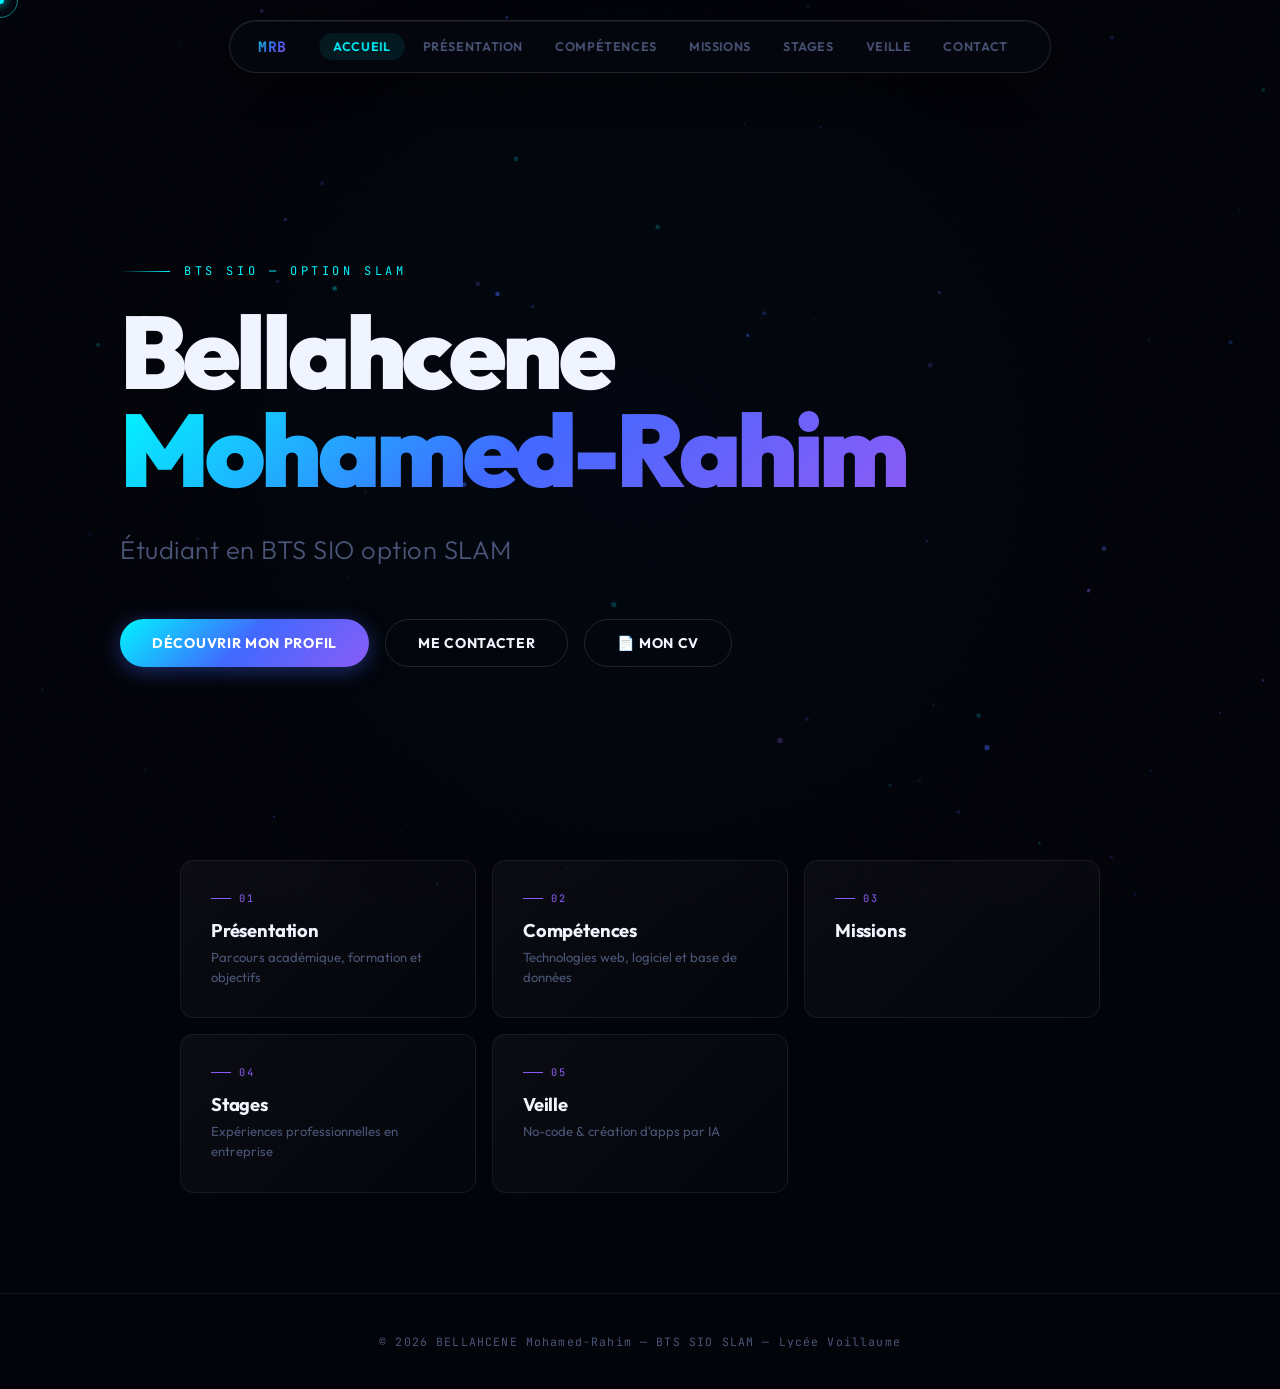
<file: index.html>
<!DOCTYPE html>
<html lang="fr">
<head>
<meta charset="UTF-8">
<meta name="viewport" content="width=device-width, initial-scale=1.0">
<title>MRB — Portfolio</title>
<link rel="stylesheet" href="style.css">
</head>
<body>

<!-- CURSOR -->
<div id="cursor-dot"></div>
<div id="cursor-ring"></div>

<!-- CANVAS BG -->
<canvas id="bg-canvas"></canvas>

<!-- LOADER -->
<div id="loader">
  <div class="loader-logo">MRB.DEV</div>
  <div class="loader-progress"><div class="loader-fill" id="loader-fill"></div></div>
  <div class="loader-pct" id="loader-pct">0%</div>
</div>

<!-- NAVBAR -->
<header class="navbar">
  <div class="logo"><a href="index.html">MRB</a></div>
  <nav class="nav-links">
    <a href="index.html">Accueil</a>
    <a href="presentation.html">Présentation</a>
    <a href="competences.html">Compétences</a>
    <a href="missions.html">Missions</a>
    <a href="stages.html">Stages</a>
    <a href="veille.html">Veille</a>
        <a href="contact.html">Contact</a>
  </nav>
</header>

<!-- HERO -->
<section class="hero">
  <div class="hero-eyebrow">BTS SIO — Option SLAM</div>
  <h1 class="hero-name">
    Bellahcene<br>
    <span class="hero-name-grad">Mohamed-Rahim</span>
  </h1>
  <p class="hero-title">
    Étudiant en BTS SIO option SLAM <br>
  </p>
  <div class="hero-cta">
    <a href="presentation.html" class="btn btn-glow">Découvrir mon profil</a>
    <a href="contact.html" class="btn btn-ghost">Me contacter</a>
    <a href="[data-uri]" download="CV_École_Bellahcene.pdf" class="btn btn-ghost">📄 Mon CV</a>
  </div>
</section>

<!-- NAV CARDS -->
<div class="index-grid">

  <a href="presentation.html" class="nav-card reveal">
    <div class="nav-card-num">01</div>
    <div class="nav-card-title">Présentation</div>
    <div class="nav-card-desc">Parcours académique, formation et objectifs</div>
    <span class="nav-card-arrow">→</span>
  </a>

  <a href="competences.html" class="nav-card reveal reveal-delay-1">
    <div class="nav-card-num">02</div>
    <div class="nav-card-title">Compétences</div>
    <div class="nav-card-desc">Technologies web, logiciel et base de données</div>
    <span class="nav-card-arrow">→</span>
  </a>

  <a href="missions.html" class="nav-card reveal reveal-delay-2">
    <div class="nav-card-num">03</div>
    <div class="nav-card-title">Missions</div>
    <span class="nav-card-arrow">→</span>
  </a>

  <a href="stages.html" class="nav-card reveal reveal-delay-3">
    <div class="nav-card-num">04</div>
    <div class="nav-card-title">Stages</div>
    <div class="nav-card-desc">Expériences professionnelles en entreprise</div>
    <span class="nav-card-arrow">→</span>
  </a>

  <a href="veille.html" class="nav-card reveal reveal-delay-4">
    <div class="nav-card-num">05</div>
    <div class="nav-card-title">Veille</div>
    <div class="nav-card-desc">No-code &amp; création d'apps par IA</div>
    <span class="nav-card-arrow">→</span>
  </a>

</div>

<footer>© 2026 BELLAHCENE Mohamed-Rahim — BTS SIO SLAM — Lycée Voillaume</footer>

<script src="main.js"></script>
</body>
</html>
</file>
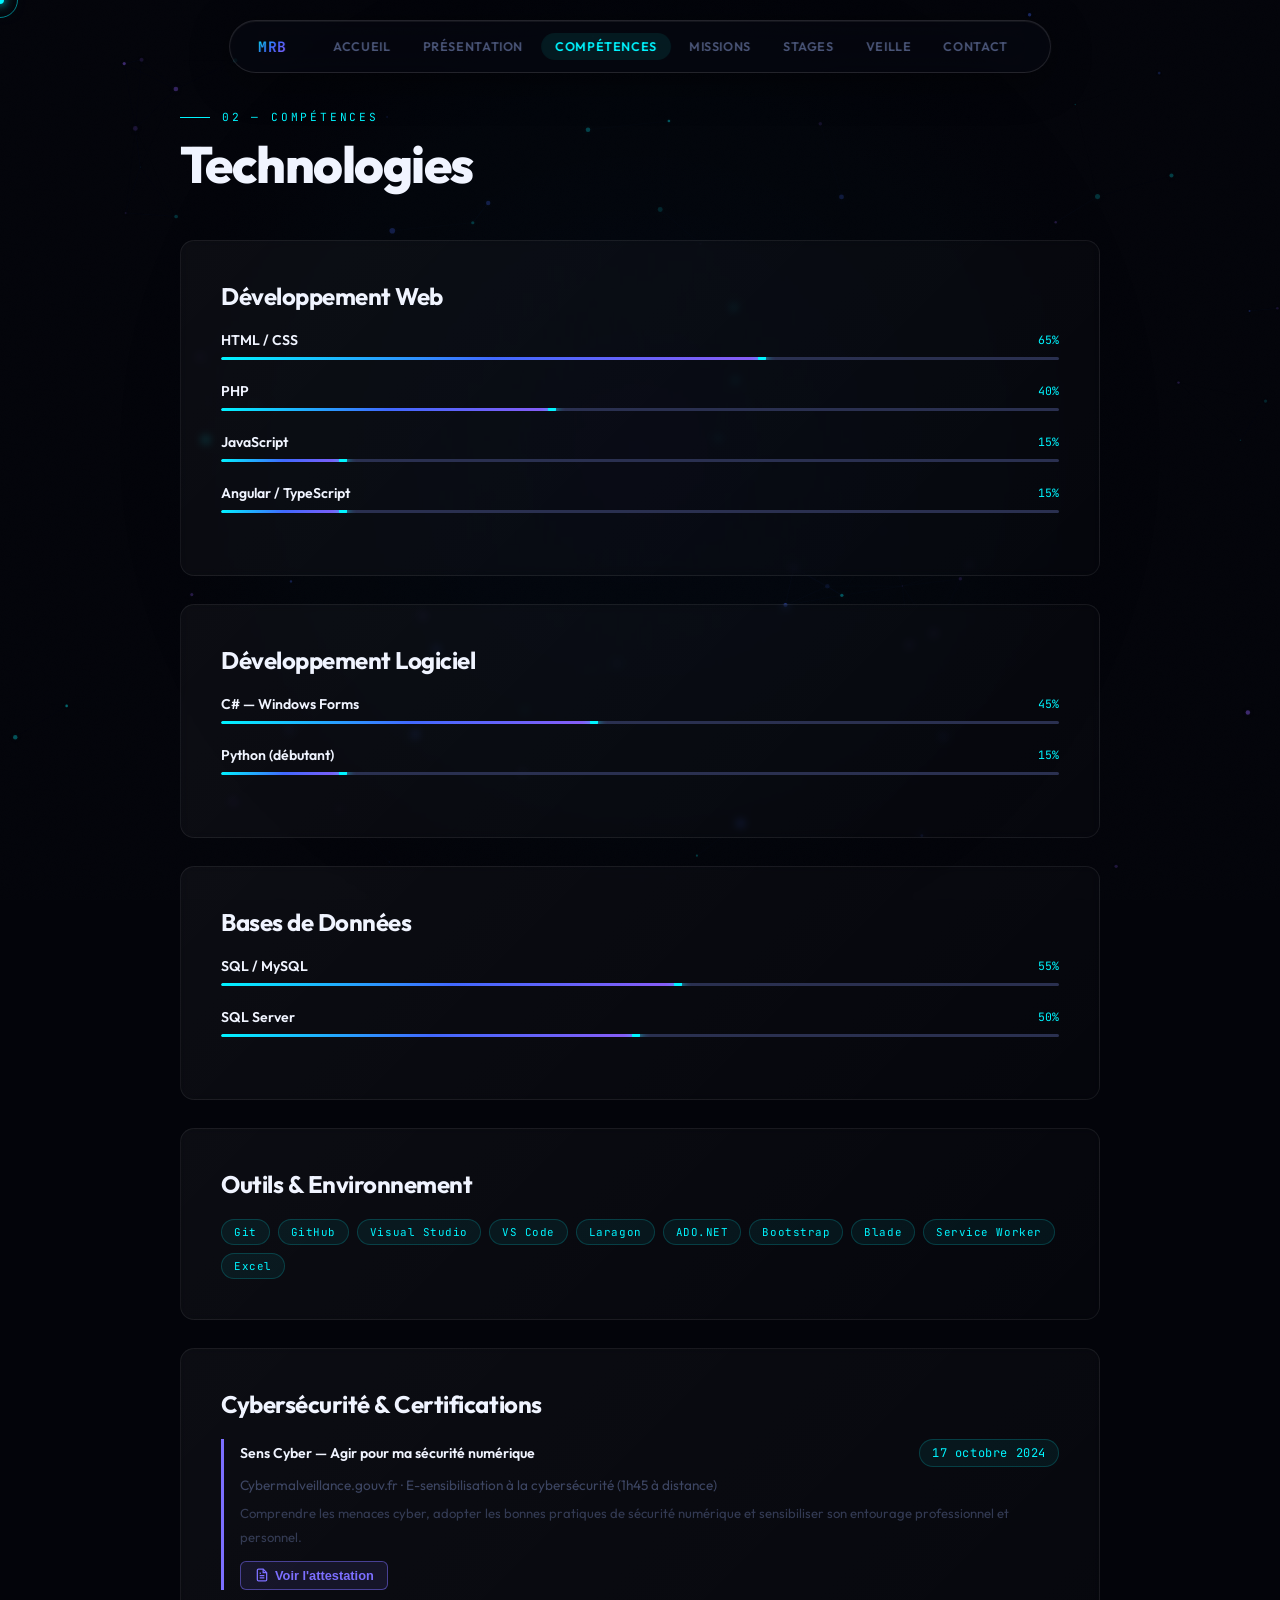
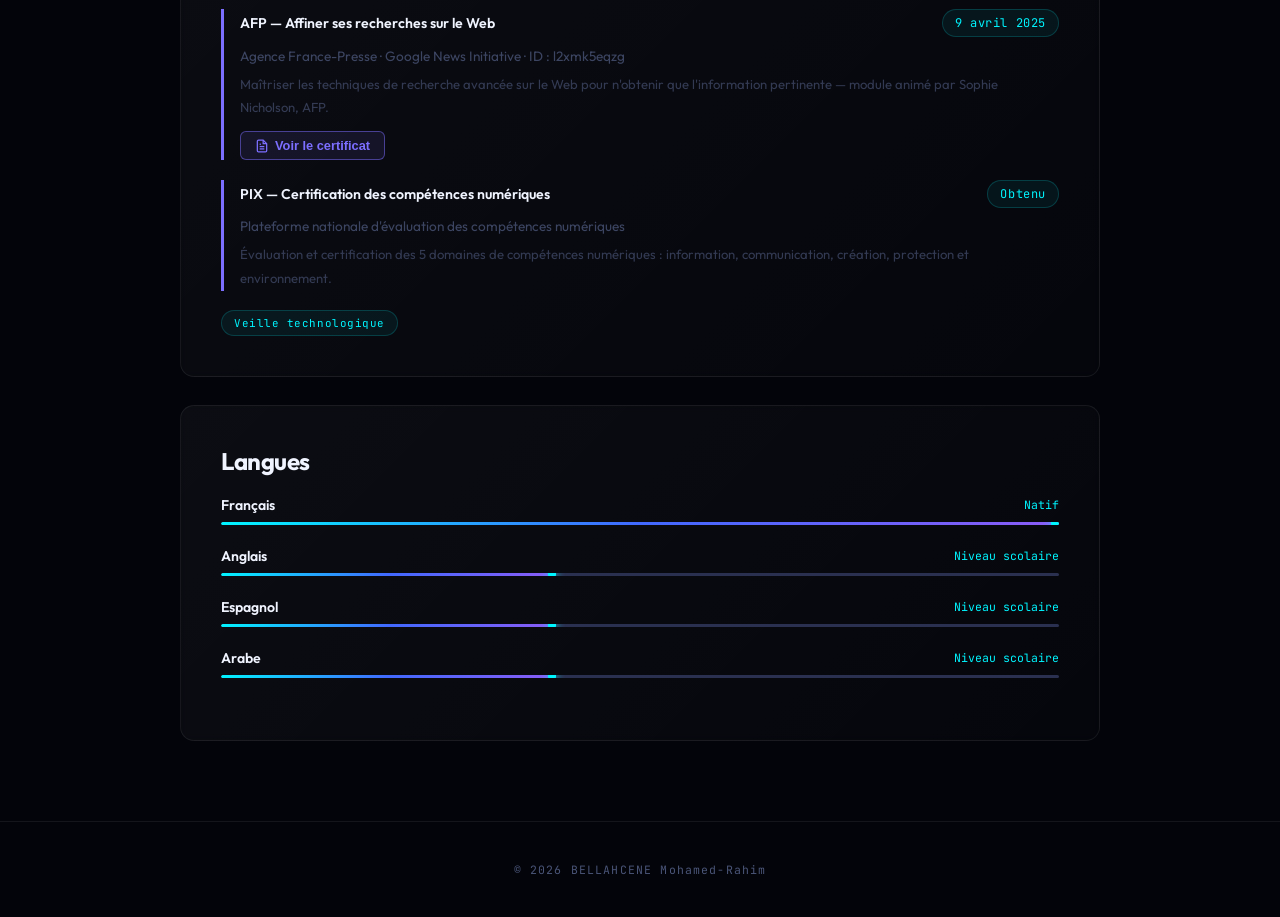
<file: competences.html>
<!DOCTYPE html>
<html lang="fr">
<head>
<meta charset="UTF-8">
<meta name="viewport" content="width=device-width, initial-scale=1.0">
<title>Compétences — MRB Portfolio</title>
<link rel="stylesheet" href="style.css">
<style>
  /* Modale certif */
  .certif-modal-overlay {
    display: none;
    position: fixed;
    inset: 0;
    background: rgba(0,0,0,.75);
    z-index: 9999;
    align-items: center;
    justify-content: center;
    padding: 1.5rem;
  }
  .certif-modal-overlay.open { display: flex; }
  .certif-modal-box {
    background: #1a1a2e;
    border-radius: 12px;
    overflow: hidden;
    max-width: 720px;
    width: 100%;
    max-height: 90vh;
    display: flex;
    flex-direction: column;
    box-shadow: 0 20px 60px rgba(0,0,0,.6);
  }
  .certif-modal-header {
    display: flex;
    justify-content: space-between;
    align-items: center;
    padding: .8rem 1.2rem;
    border-bottom: 1px solid rgba(255,255,255,.1);
  }
  .certif-modal-header span { font-weight: 600; font-size: .95rem; }
  .certif-modal-close {
    background: none;
    border: none;
    color: #fff;
    font-size: 1.4rem;
    cursor: pointer;
    line-height: 1;
    padding: 0 .3rem;
    opacity: .7;
    transition: opacity .2s;
  }
  .certif-modal-close:hover { opacity: 1; }
  .certif-modal-body {
    overflow-y: auto;
    flex: 1;
  }
  .certif-modal-body iframe {
    display: block;
    width: 100%;
    height: 75vh;
    border: none;
  }
  /* Bouton voir certif */
  .btn-certif {
    display: inline-flex;
    align-items: center;
    gap: .4rem;
    margin-top: .7rem;
    padding: .38rem .85rem;
    border-radius: 6px;
    border: 1px solid rgba(124,111,255,.5);
    background: rgba(124,111,255,.1);
    color: var(--accent, #7c6fff);
    font-size: .8rem;
    font-weight: 600;
    cursor: pointer;
    transition: background .2s, border-color .2s;
    text-decoration: none;
  }
  .btn-certif:hover {
    background: rgba(124,111,255,.25);
    border-color: var(--accent, #7c6fff);
  }
  .btn-certif svg { flex-shrink: 0; }
</style>
</head>
<body>

<div id="cursor-dot"></div>
<div id="cursor-ring"></div>
<canvas id="bg-canvas"></canvas>
<div id="loader">
  <div class="loader-logo">COMPÉTENCES</div>
  <div class="loader-progress"><div class="loader-fill" id="loader-fill"></div></div>
  <div class="loader-pct" id="loader-pct">0%</div>
</div>

<!-- Modale -->
<div class="certif-modal-overlay" id="certif-modal">
  <div class="certif-modal-box">
    <div class="certif-modal-header">
      <span id="modal-title">Attestation</span>
      <button class="certif-modal-close" onclick="closeModal()">✕</button>
    </div>
    <div class="certif-modal-body">
      <iframe id="modal-iframe" src="" title="Attestation"></iframe>
    </div>
  </div>
</div>

<header class="navbar">
  <div class="logo"><a href="index.html">MRB</a></div>
  <nav class="nav-links">
    <a href="index.html">Accueil</a>
    <a href="presentation.html">Présentation</a>
    <a href="competences.html">Compétences</a>
    <a href="missions.html">Missions</a>
    <a href="stages.html">Stages</a>
    <a href="veille.html">Veille</a>
    <a href="contact.html">Contact</a>
  </nav>
</header>

<div class="page-wrap">

  <div class="section-header reveal">
    <div class="section-eyebrow">02 — Compétences</div>
    <h1 class="section-title">Technologies</h1>
  </div>

  <div class="glass reveal reveal-delay-1">
    <h2>Développement Web</h2>
    <div class="skill-row" style="--w: 65%">
      <div class="skill-top"><span class="skill-name">HTML / CSS</span><span class="skill-pct">65%</span></div>
      <div class="skill-track"><div class="skill-fill"></div></div>
    </div>
    <div class="skill-row" style="--w: 40%">
      <div class="skill-top"><span class="skill-name">PHP</span><span class="skill-pct">40%</span></div>
      <div class="skill-track"><div class="skill-fill"></div></div>
    </div>
    <div class="skill-row" style="--w: 15%">
      <div class="skill-top"><span class="skill-name">JavaScript</span><span class="skill-pct">15%</span></div>
      <div class="skill-track"><div class="skill-fill"></div></div>
    </div>
    <div class="skill-row" style="--w: 15%">
      <div class="skill-top"><span class="skill-name">Angular / TypeScript</span><span class="skill-pct">15%</span></div>
      <div class="skill-track"><div class="skill-fill"></div></div>
    </div>
  </div>

  <div class="glass reveal reveal-delay-2">
    <h2>Développement Logiciel</h2>
    <div class="skill-row" style="--w: 45%">
      <div class="skill-top"><span class="skill-name">C# — Windows Forms</span><span class="skill-pct">45%</span></div>
      <div class="skill-track"><div class="skill-fill"></div></div>
    </div>
    <div class="skill-row" style="--w: 15%">
      <div class="skill-top"><span class="skill-name">Python (débutant)</span><span class="skill-pct">15%</span></div>
      <div class="skill-track"><div class="skill-fill"></div></div>
    </div>
  </div>

  <div class="glass reveal reveal-delay-3">
    <h2>Bases de Données</h2>
    <div class="skill-row" style="--w: 55%">
      <div class="skill-top"><span class="skill-name">SQL / MySQL</span><span class="skill-pct">55%</span></div>
      <div class="skill-track"><div class="skill-fill"></div></div>
    </div>
    <div class="skill-row" style="--w: 50%">
      <div class="skill-top"><span class="skill-name">SQL Server</span><span class="skill-pct">50%</span></div>
      <div class="skill-track"><div class="skill-fill"></div></div>
    </div>
  </div>

  <div class="glass reveal reveal-delay-4">
    <h2>Outils &amp; Environnement</h2>
    <div class="tags" style="margin-top:0;">
      <span class="tag">Git</span>
      <span class="tag">GitHub</span>
      <span class="tag">Visual Studio</span>
      <span class="tag">VS Code</span>
      <span class="tag">Laragon</span>
      <span class="tag">ADO.NET</span>
      <span class="tag">Bootstrap</span>
      <span class="tag">Blade</span>
      <span class="tag">Service Worker</span>
      <span class="tag">Excel</span>
    </div>
  </div>

  <div class="glass reveal reveal-delay-5">
    <h2>Cybersécurité &amp; Certifications</h2>

    <div class="certif-list" style="margin-top: 1rem; display: flex; flex-direction: column; gap: 1.2rem;">

      <!-- Sens Cyber -->
      <div class="certif-card" style="border-left: 3px solid var(--accent, #7c6fff); padding-left: 1rem;">
        <div style="display:flex; justify-content:space-between; align-items:center; flex-wrap:wrap; gap:.4rem;">
          <span class="skill-name" style="font-weight:600;">Sens Cyber — Agir pour ma sécurité numérique</span>
          <span class="tag" style="font-size:.75rem;">17 octobre 2024</span>
        </div>
        <p style="margin:.4rem 0 .3rem; font-size:.85rem; opacity:.8;">
          Cybermalveillance.gouv.fr · E-sensibilisation à la cybersécurité (1h45 à distance)
        </p>
        <p style="margin:0; font-size:.82rem; opacity:.65;">
          Comprendre les menaces cyber, adopter les bonnes pratiques de sécurité numérique et sensibiliser son entourage professionnel et personnel.
        </p>
        <button class="btn-certif" onclick="openModal('senscyber', 'Attestation Sens Cyber')">
          <svg width="14" height="14" viewBox="0 0 24 24" fill="none" stroke="currentColor" stroke-width="2.2"><path d="M14 2H6a2 2 0 0 0-2 2v16a2 2 0 0 0 2 2h12a2 2 0 0 0 2-2V8z"/><polyline points="14 2 14 8 20 8"/><line x1="16" y1="13" x2="8" y2="13"/><line x1="16" y1="17" x2="8" y2="17"/><polyline points="10 9 9 9 8 9"/></svg>
          Voir l'attestation
        </button>
      </div>

      <!-- AFP MOOC -->
      <div class="certif-card" style="border-left: 3px solid var(--accent, #7c6fff); padding-left: 1rem;">
        <div style="display:flex; justify-content:space-between; align-items:center; flex-wrap:wrap; gap:.4rem;">
          <span class="skill-name" style="font-weight:600;">AFP — Affiner ses recherches sur le Web</span>
          <span class="tag" style="font-size:.75rem;">9 avril 2025</span>
        </div>
        <p style="margin:.4rem 0 .3rem; font-size:.85rem; opacity:.8;">
          Agence France-Presse · Google News Initiative · ID : l2xmk5eqzg
        </p>
        <p style="margin:0; font-size:.82rem; opacity:.65;">
          Maîtriser les techniques de recherche avancée sur le Web pour n'obtenir que l'information pertinente — module animé par Sophie Nicholson, AFP.
        </p>
        <button class="btn-certif" onclick="openModal('afp', 'Certificat AFP — Google News Initiative')">
          <svg width="14" height="14" viewBox="0 0 24 24" fill="none" stroke="currentColor" stroke-width="2.2"><path d="M14 2H6a2 2 0 0 0-2 2v16a2 2 0 0 0 2 2h12a2 2 0 0 0 2-2V8z"/><polyline points="14 2 14 8 20 8"/><line x1="16" y1="13" x2="8" y2="13"/><line x1="16" y1="17" x2="8" y2="17"/><polyline points="10 9 9 9 8 9"/></svg>
          Voir le certificat
        </button>
      </div>

      <!-- PIX -->
      <div class="certif-card" style="border-left: 3px solid var(--accent, #7c6fff); padding-left: 1rem;">
        <div style="display:flex; justify-content:space-between; align-items:center; flex-wrap:wrap; gap:.4rem;">
          <span class="skill-name" style="font-weight:600;">PIX — Certification des compétences numériques</span>
          <span class="tag" style="font-size:.75rem;">Obtenu</span>
        </div>
        <p style="margin:.4rem 0 .3rem; font-size:.85rem; opacity:.8;">
          Plateforme nationale d'évaluation des compétences numériques
        </p>
        <p style="margin:0; font-size:.82rem; opacity:.65;">
          Évaluation et certification des 5 domaines de compétences numériques : information, communication, création, protection et environnement.
        </p>
      </div>

    </div>

    <div class="tags" style="margin-top:1.2rem;">
      <span class="tag">Veille technologique</span>
    </div>
  </div>

  <div class="glass reveal reveal-delay-5">
    <h2>Langues</h2>
    <div class="skill-row" style="--w: 100%">
      <div class="skill-top"><span class="skill-name">Français</span><span class="skill-pct">Natif</span></div>
      <div class="skill-track"><div class="skill-fill"></div></div>
    </div>
    <div class="skill-row" style="--w: 40%">
      <div class="skill-top"><span class="skill-name">Anglais</span><span class="skill-pct">Niveau scolaire</span></div>
      <div class="skill-track"><div class="skill-fill"></div></div>
    </div>
    <div class="skill-row" style="--w: 40%">
      <div class="skill-top"><span class="skill-name">Espagnol</span><span class="skill-pct">Niveau scolaire</span></div>
      <div class="skill-track"><div class="skill-fill"></div></div>
    </div>
    <div class="skill-row" style="--w: 40%">
      <div class="skill-top"><span class="skill-name">Arabe</span><span class="skill-pct">Niveau scolaire</span></div>
      <div class="skill-track"><div class="skill-fill"></div></div>
    </div>
  </div>

</div>

<footer>© 2026 BELLAHCENE Mohamed-Rahim</footer>
<script src="main.js"></script>
<script>
  const pdfs = {
    senscyber: '[base64]/wBkAG8AbQBwAGQAZgAgADIALgAwAC4AOAAgACsAIABDAFAARABGKQovQ3JlYXRpb25EYXRlIChEOjIwMjQxMDE4MDgxOTMzKzAyJzAwJykKL01vZERhdGUgKEQ6MjAyNDEwMTgwODE5MzMrMDInMDAnKQovVGl0bGUgKP7/[base64]/q3U+7+x0XgiWCO/04YXEUkAzxDFKKRcSUHDfIacNoTaXCvSxpXgjdQkFRGjGRbK+IsxXOuFtRfAA7L/xK1Q6mRUz4yxX+RnFI77/fQZF+B9y39IHoE/7ZL6C4C7H07NuVgn7eRh+l3kIxLVjPkYUV+OKA8on4v0HbdHuZtAuTcYv43FZzt3t9TTwQTjcEgkSkdL2nl98J4iFL6PqW6MOzN31z0nT1/BNdv6Vvr92mKGAi5f4mvt5E/CAjeqS9abusyrW3e3IJxsh4y+U7TXljus+Npr2mtjcPhk6w0/kwhIpYKIVvyIfhq6eMx8kX1OubTlemoaynsjZVi0R+ZRE0p75tTafx4g+6781fW+GIJGR8M4PvdEv1zW8678xta+0VGd3WTZl1pq5sYEYjtAJaNlSE2a7i3CZBELNYwadCKEGMI/eW0igmK0ehhByCWqGTOc7EykkqKMcOBeAKKxIURyIgCx44OQqsBZStWmS7I2Lc08BTyZUFiQz7PkIWJ2qFAk8P5SLL0ce0Am6NGoMFzkK+9hGwVAw+JhTITxjSgjJgoRfHIA+RC09jysRkYcrV4mPK5oRiyvaE0j+QnG6pdezg0tW9QDuA0kw6wYKRHT8aDVbldVVl/3ZgfHEBRnSU5V2vC7ClpVJXWY5n/ueNbugKuuWx0dXeKuu+AZeq3FKp0qUlku48ek4AJJoCzuQcgCVeY9r7Hs/7/kIXdgE2OzjqG5SDq7xHADPVHqW4763aI7Ugr64eTDN7/[base64]/23RbxuLL4t4jXHU7lyO0XQyPcwxO1GbXHg3V+1E1riwBdE21RD6/7ivLMQkax3GrMDk5j07NMkeutwD8+y+ui+Hxnq+qSGl048rd0MKcma/LDUG+XlO1Lg9LomlP78bnNDNJxzJrO5AbYKMMcYxB5X2lcJKgV3BibQELcdcFWChBDp90FQxaR/fdBM88GhuQUExVaLAuUC2aYQK/[base64]/[base64]/d60fvIKKUoCgioBANURRRUVQUYxSBiNGgGI0RiY1fon5tSawxlkSNRkUUG6IYBcEWEAtGUaSIiBQVKUc5uH678/tjdLLeHSeYI/nm633+2p2d8nbezJt5b97M4BRFicVKALBOAgCAzWaw2Qwc1/wVtIowjd/[base64]/I1jJ47jDHs7IGzCcAzou2QnozOYDT77zD083I0g2tFXcZzg8UzXrbL+7QRhbd4JxOjxJ3TPbEtLzv/93/s4jrV3SozjGEEo7j+gagU6J0YPOnTP7A8/7NK1q1FHlR/OkEEYm6VzYvSgQ/[base64]/CWzCYIMGdOn+nT3U1MWFFRbhERPYcO7eLqasRm4wSBFRQI9uy5387OzWAwunfvzmAw2G49TP/zfwCj3o4kPd6ItzGXMpnYf/4z0NHRZNu2u1980c/MjNOjh6mDgxGDgRcXNxw4UBgS4qJUtpPXGIa91MgBRXEGfYgRhJ7dnYQOM5vPZyxa1M/BwXjVqhuLF/ts23bnwQOBra3BkCFdZ87s8/77Nt9+O6ixUdbSIm+XBQ0BAGXZkxcfBmAU0Mnylx7q6BizCQIsX/5+Rkbl2rW5779vGxTk+PHHPTIzK8+eLUtLqzh69GFYmJtMpszOfpqRMamjpFCNTRjAcT2nOw0dYjbo18/q2LGHd+4IMAyrqxNzOAxDQ9aECS4hIc51dZLvv7+9bds9isLmzHHv1s2oY4QAQLW2ApFUz+rOQweYTRBYdbXo2TMxhuEGBsTGjYPlcrKxUVZeLszPr79yperChUomE1+61OfLL72FQjmfz+JyGRjWtpGcNqoDDJMkn8b1mldnogPMpigMctrIiPHNNwP27n3w0Ue/8flMb2+r3NwasZgMDOz63XeD+vWzzsury8l5Hh3t0dQkZzAwIyO2Bn4DQD6vpoQtDAd7gs/HlEpl9Qtd/pkeasBbWmTduv3aIU8VHo/AMEwqpeCEG8cxADCCwFav9nNxMamvl9jY8P39ux4//vDEiZKffhres6eZKrMpSpRyRhA9DxOLcb4B08URkKQirwin/mrXZjja2+VdJ0z0bkka8Daql0RCGhmxgoPtPTysDh4sFgikY8c6TpvW29nZmCAILpdx/frzESNONDXJk5PHauA0AMqamsb5i7GGVgzDgLRF0ZCP6afgnY+3YTafzzxyZDSLRWzderuhQRoZ2TM2tt/69bm5ubX19WKZjBIKFVZWnFOnxvXrZ61JgGPSjIvk8xr9xPtvxlswG/Tta/Hrrw9Onnzs4GCEYcDIiB0UlPzsmQR+xnHg5WWxa1egj49tG1MzoHxS/hdo1uMt8RbMxvPy6m/cqMUwoqpKZGDA3L37gVhMYhhGEMDX1zo2tl9o6HssFqHFf4EbMFRy5rz8XgFG6nv33wcmhmE8HiGTdWx5kc9/GR/O0fh8wtvb6uuvBwwZYs/lMjEt6haGYQTBHfyhbfZFeX5B65594uQzQKo7R2YuW6++tQWcJKmnT1upvzYNBgBYW/P5/DexWT0ZAFT1C6DogLPDG8BgMOztcKJTvGb/7cA7sF6hx78c+h7wDkHP7HcIema/Q9Az+x2Czjb2aZzo6fdJ/1dBN8wGAAAA1q9ff+fOHRzHcRxfvnx5r169dJK5HjoD0AVIkvzxxx+ZTCaGYUwmc8uWLUqlkoIepnr810AHzCZJ8vz581wuF3J67dq1CoXir2erh87xV40qAIAnT56EhoY+f/4cw7B58+bFx8ezWPotev+NwAEAFKXBdxfNrTROsmBLgc9SqVQqlcJnIyMjxqtdPHDwhs8ai0CZqxRBz1wlHwR6hvQIKmm1F6QxCdG2qbU9hKnEJEkSPjAYDBS/PWTo5K/pwHGcCQA4fvx4a2sr/QNBELa2th4eHl26dFEnDgDQ0NCQkpKiJWsLC4uxY8fCURwAkJmZWVVVpRKHw+E4OTl5enry+Xw66TKZLDk5WSKRYBhmYmIyYcIEmA+dgLt37+bl5cHXoUOHOjs7w+RyufzUqVMikYgen8/nu7i4eHh4cLlc9X+prKzMzMyEr3379vXx8WmLhRRFHT9+HGbO4/EmT56sQhj2qt4rKytPnz59+fLlsrIykUjEZrPt7e39/PxCQkK8vb0JQsOSYGtra0pKilwuxzDMyspqzJgxjNc3vwEAbty4UVRUBF9HjRrVpUsXmI9YLE5JSUFdTh0sFmvKlCkYRVFOTk7qnwmC4PP5Y8eOzc3Nhc0TgaKovLw87WpVv379JBIJjE+S5JgxYzRGYzKZNjY2y5Ytq6+vRxM6gUBgY2MDI/Tq1UskEqmMPSRJLl++HEbAcTwpKQmlbWho6N69u8a/7d69+6ZNm8RiMX3mSFHU6dOn0b8sXbpUy7xSLpd36/ZyX7Gtra1YLFaJQFHU8+fP586da2hoqPF/[base64]/s7OxVq1Zt27ZNh3YYFovl4OAAu3tzczOGYRRFJSQkjBs3bvz48VrG5rcAAODJkyfjx4+vrKxEgUZGRq6urjY2Ni0tLQ8fPqyvr4etuampacaMGRwOR+dkYBjGZrMdHBxUqtHQ0JAgCIyiKGdnZxhkbGysUChIkpRKpVlZWUhk4Tj+yy+/IGGuIsY//vhjmEoFSMjQxTibzc7Pz1cqlUqlUiAQrFu3DhFkZWVVU1OjIsZ79+791mLc1dW1sbFRqVRWVlaOHj0aFRQWFkb/lzNnzrRfjKPM6WIcSsEhQ4agIlgs1sKFCx8/fqxUKmFt1NXV7dixw9LSEsWxs7MrKytDxXVUjGdkZGgU415eXmKxWCM7VJsVQRAEQXA4nA8++GDhwoUwEADwxx9/[base64]/DqdOGIa5u7sjdVknqKio8PPzwzCsubkZyYzBgwdHRUXpdlpUVFQkFovhs6+vr52dnZa/YLFYo0aNQjL/zp07YWFhOiSmpKRk6NChdAJsbGySkpJ4PJ4qs2NjY9XTR0ZG+vr6tvUDDQ0NN27coIfweLy2SCFJkj4poydZtWqVbu2scFpED+Hz+fHx8W0pwW+N6upqHH9peHZxcdHeXnEcd3Nzo6fVLTFisfjWrVv0kG7dukHa3tDAORzOggULtm7dqm4q0iEcHBwSExNHjhyp8/Vv/BXgq1gsDgkJ+emnn3RrNgCvmznbQ5XGtJ2N11hIEISHhwdJksXFxUqlEsMwe3v7pUuXaumpGIZ5eHioCCKks6kDx/GePXtyOBwMw7hcrrOz89ChQ0NDQy0sLHSucdrb22/[base64]/f/v7777f1Rx2Fm5sbj8eDCsvt27dra2ttbdva+oQplcoLFy6gVy8vL/hAjw8VaPW09L9uK39bW9tFixax2Wx6IIxMqASx2Wwul7t27VrUO/fv33/ixAktrRXKSRWtrq3IGIaxWCwOh8PhcJhMJmS2Ct18Ph8Nq3V1dXStCeHp06fwAQCAbBFt0QYREBDA5/NheEFBga7UPBzHu3fv3qdPH/j6/PnzX3/9ta3qAgBcu3YNzc7MzMwGDRoEf9/Q0BBxqK6uTi6Xq2QCAHj69OnLeTWTSVeM1UnSaPPQwBUcx7t06bJhwwYYQ6FQxMXFlZWV/W2jC4vFQi5NDQ0N6enp9KIBALW1tRcvXoSvJiYmyAKoBQAAWIPwVcvq5FuAw+F89tln6PW7775DqxT0aBRFPX78ePbs2YiMMWPGdO/eHVJiYmKC9NuKigooYun0V1ZW5uTkwFdLS0vtc36NaFMdDA0NnTJlCnytrq6eM2eOxh6GSNGIDpFCx/jx49FzXFzc5cuXoZ8TRVHPnj2LiYlBPdvb29ve3l77ujJFUSUlJUuWLEFLIH369NE4MInF4hdqaGxs1E4tjuMRERFoXGhpaZk4ceK6detqa2upVxCJRElJScOGDUMDtqWl5TfffIOkII7j48aNg88URX3++edwvREmLysr+/TTTxsaGmAEPz8/uuVV419rYIeKbZxuNK6qqkLTBxzH169fD7+q2MbNzMx81BARESGVSpFRl24bf/[base64]/f38VdgwdOlQoFLbJbMik/fv3I6XLwMDg1q1bsKG99Xp2e5gNk5w7d+6NCvHs2bNlMhk9t7bWs+m1/PXXX6N1GhVma0RISMgbmQ2zysrKcnR01E4zhmE4ju/YsUPdJ5OiqMTERKiqtAWCIOLj41W8/Nq5nq2N2QAAmUwWGhqK0nh7ewsEgr+B2TDVb7/91rVrV40FcbnchQsXikQilay0MJvNZnt5eSUlJdFrSsV5QSPayWyYW1lZWXh4OHS/1IKYmBiJRKJeD0ql8siRI22ZjQ0MDFatWqXSvtvPbJyiqD179kCbJZvNnj9/vorKX1VVdezYMfDyrBx8xIgRffv2raurO3DggJbcbWxswsPDkVtScnJyWVkZhmEEQURFRVlYWLRncgEAEAgEhw8f/[base64]/a9bW1v379+vZbGKw+HMmjVL1eFQPSNIvUoElUCNoGelvQgtoHd0AABSKtrKRAth6gr9G5MgwGmUxqrQSAP2akECdkEYs6mpKTIykq5kW1lZRUVF+fn5MRiMHj16IDOqDv/6td/XLEP16ARQFNXQ0BAREaFuh8BxfP/+/[base64]/EAAOXl5U+fPlXJ18TEpEuXLiYmJnA7k/byAABNTU0PHjygWyj79evH0HTPEwBALBbn5eWhv+VwON7e3uoFAQDy8/OhBkwQhLe3t/[base64]/dnR0VDdmoeISEhJQQatXr1axQ9++fdvT05NOCXx2dnY+ePAgvRopioqKitLCIKi2tcco2bHZeFttRyAQnDp1atiwYdu2bQNtyxwAgFwuT0xMpMdRD9ECuN7a1NSkPb56v29sbJw8efKMGTMKCwtRIAR8bW5u3rVrl6+v75UrV9QzB6/v/[base64]/FgheXilsY2MzZcqU0NBQZNwGAPz8888qToMIJiYm6gxS8UtpE3Qxbmho+OzZs2o1wJUDiqIWL16MEh46dKi6uvrZs2fXrl0bNGgQCv/oo4/UxSyEUqmcOXMmjMZgMFC5BEFkZmaqCyJ1MY5+ODc3lx5fRYxDVwv06YsvvkBpCYIIDAy8cOFCbW1ta2trU1NTYWFhXFyckdHLS026d+9+9epVFWJEIhHauWJsbIz2tpmamj579kwj5YcOHYJx6GKcoqiamhrkWmNhYXHnzh3o2l1WVjZ+/Hgcx42MjJKSkmDPhkmmT5+OKi01NfX58+d07jx//lx9QUgj3rDqpfIDiNk4jp87dw6GkyRZUFCARE23bt3U9ynB5NXV1WiB3MXFJTExEaWKiopSL7otZmMYFhAQIJVK0R+2xWyKom7evIn6LkEQCxYsUKka6FKflpZmZWUVEBDw+PFj9ZXHrKwstOYxYcKEr7/+GlGyc+dOjZS3xez8/HyU1t/fn+5A0NzcPH369IyMDJV1bsRsJpOZk5PTHr5qhA4saDiOOzo6IkkiEonacu9KS0t78eLlRSDjxo0LDg5Gq7/wE9Aqyb29vdEa/pUrVw4ePKg9PoZhAICffvoJ7VIPDg7+9ttv4d5/Ov0EQYwcOTI9Pf3MmTNOTk7qQ/6hQ4eQl0tYWNjHH3+MmuDhw4c75M7G4/GQi0BxcTHy94J9eu/evYGBgTp3tIXQvP1HBRpTAtqqTlZWFlLeLCwsNPZFpVIJPVYxDGMymREREcbGxhMnToQhNTU1v/32m3Za7ezsVq1ahbTSZcuWPX/+XDu/GxoaMjIy4DOHw1mxYkVbrgE4jnt5eRkaGqrPhgQCwZkzZ+CzjY1NUFCQm5sbckLKzc0tKCh4Y7NDpdjY2PTo8fLy6Nra2hEjRpw8eVIul8NZghbdD6L9DFLHa67EYrE4MjKSHsLlcn/44QdjY2P1xg73dZIkWVRURJ8xjRgxQqNZoKioCE06vL293d3dcRwPDw/fsmUL/M+EhIRPP/1U+26EGTNmHD16NDs7G8MwgUCwbNmyffv2teXmDACorKysqamBrz179uzdu7eWqtT4iaKo9PR0JJDGjx9vZGSE43hYWBh0EpXJZIcPH/b29m7nnJnP58+fP3/OnDmQSeXl5VOnTvX09Jw/f/748ePVq5oOkiRXrlxJ9yvFcXzhwoX9+/dvV+na9WxDQ8OamhrkwUOfoGlEly5dHj58qD6owCkoigbd2SiKkkqlaOLD4/Hu3r2rMprSx+zg4GCSJLOzs5G7EpPJTE1NpShK45hNUdTZs2dRoRMnTtQyI9EIOJyjfW4EQUDnNeigh1aunJycGhoaVBJqHLPhJ6lU+sUXX6g0a7jH8/[base64]/zxRzT01tXV4a92xR0+fHjlypVstqZL316BIIglS5acPXv24cOHGIYVFBRs3Lhx1apVGiObm5ujWquurqYoqkNzHwDA0aNH0fyOx+MtXboUUY4ce6G9DCpO7ckWx3EWixUZGRkSEnLkyJEdO3agUV+pVO7YscPe3l59kw1MOHbsWCsrK3oTcXBwaO//qKheyD2bDiRP6GL89OnTUql0+/btqPp8fHwaGxs1yvCpU6eqEK2xeeI4npqaSpd46mIcZnj69GlUroGBwfXr15GuTxfj5eXlSNhaWFhUVla2X2+hKEoikfTs2bMtyunhRkZG5eXl9LpqS4yrFEGSpEwmO3bsGJq1YRhmaWlZV1eHRk+66oVs0uoMeiM0+MeoQ72JwLbJZrM//fTTkSNHwsDbt2+vWbNGxaIEAKivr09NTVUJpIMefujQIfAmeYjj+OjRoz/++GP4KhKJoH1RPZqdnV3fvn3hq0AgSEhIaCtzAAAcLOmBOTk5dBdBFcrp4S0tLdo3SakXB145l7FYrEmTJmVmZiJX+fr6+vv372tM2E4GacRf2oiL4ziPx9uwYcOtW7egTNu5c2dAQEBwcDCiAABw8uRJZGh0c3Oje/+jOFeuXIFxzp8/X1NTo31vC47jTCbz22+/zcjIgOVmZ2drnJMzmczp06dnZWVBNmzcuNHPz8/[base64]/fv39hYSGsDYqixGIx3eqclZXVfjHeTkmuA2ZTFCWTyZDmg71SciAReXl5SMdwdXUVCoUac05PT0ds++CDD6D/vXZmAwDEYjE8SKMtZsNM7ty5g47pgXB3d58/f/7333+/fPny4OBg+kQdx/GtW7eSJPnLL7/Q/wgZq1UoX716NYr2+eefa2e2UqncsmULsjaamJjMmTMnKSnp6NGjH330ERIJ9vb2aPZDZzaO40FBQRGvIzw8XN2Y31nMhp/u37+PKhTH8Z9//hk2/6+++grVxbJly9qapzQ3N6OpEIvFQvuMtDOboqjr16+r7BJSYTYAgCTJjIyM9pzOg+P4559/LpfLZTIZ/VyzlJQUjbUJ9SVEQJcuXeCOmbaYDaWR+uZpFckPWxsqQouejXXeeraW8vr06bNs2TLkTB8fH19QUNDc3Iw2W0D1uq3pnqGhIdpnpFAoDh8+DNrni+Pr6xsTE/PGaIGBgZmZmYGBgVosdHZ2dtu2bduyZQuDwSgqKsrNzYXhjo6OdLmlknOPHj0GDBgAX58/[base64]/Af93xYoVa9euxTDM2dn5ypUr8CxneioVHaxDlGvcK6SSA3h1GrlAIIAb7aAniEbKqTcd99NOBeydcyUGAJSWlnp6ekokEiaTeejQocmTJ3eGzPwvxDu3I0ShUCxatAjK/KCgoAkTJrwjnMZ0eK/XvwIAgBs3buTn53fv3p3L5a5Zs6a93lv/E3i3xDgAQCqVwukejuMGBgad5BPy34l3i9nvON6hdq2HntnvEPTMfoegZ/Y7BD2z3yF0QM+G9j+6FbNDbhLac4YP74594x+BqsFWHfATXEyMiYmBV+vt27cvJCQkNja2o9va1AEAqKio2LVrl26v/tFDHX8yGwCQn58/derU4cOHDx8+fOrUqbt27aLXfnZ29rFjx+AlZUOGDElLS4PHznWoPLgOgbKFS7yLFi3KysrScpK0HrqBylL87du3eTze8OHDoWsRfUlcLBY/fPgQutGkp6ebm5sjD8h2AnoprVu3Du52Aa/u3p43b15ra2uHstLjLaB6ey3cPfWf//yH7vIHo3K5XLgBgCTJAwcOjB8/3szMDLzalIa9fkgIfVxHcQAAu3fvvnv3Ln1Hk4GBwaZNm6CP39/Zyt9F0DlPkmRERISvr6/K4cpVVVXTp0/38fGBu2QrKyvNzc1PnjwZERHRq1eva9euQf/no0ePent7f/DBB/DYjF27dvn4+JSWlkZHR0+bNq24uHjRokWmpqaDBg2KiYmBVwTs3LmzZ8+ewcHBHRUSerwFXhuzhULh2bNnJ02ahBzwAAACgWD16tV//PGHqakpg8EAACQnJxsZGaWkpDAYjLKysqtXrwIAjhw5cu/evaVLl+bl5WVmZubl5SUmJt6/f3/37t3Xr18HAJiamsrlci6Xu379+ujoaCMjox9++EEikcydOzc9PR1dhq1H5+E1ZqempsrlcngCLwqvqamJjo6uq6ubOXMmQRBw06KDg8OaNWs2bdpkampqZWVVW1u7d+/ecePGvXjxwtXV1cfHRyKR/PTTT8bGxi0tLTdu3Ni3b5+pqWlubu6ECRMGDBjg7e2dn59/69YtPz+/+vp6Ly8vlY0XenQKUB+Xy+VjxowZPnw4PDcBOSTDc5cdHByEQiFFUdnZ2WZmZvfv36co6ubNm3Z2do8ePVq7dm3v3r0XL1589epVONWCqZycnKB8hv68xsbGFy9ehF+nT58+YMCAlStX3rp1i36Ggh6dhz/PVXzy5ImBgcGePXuQ02taWlpBQYFMJvP394+Pj4fz8JiYmKCgIOgmPGvWrKVLl0ql0kGDBsGNEUqlEh6FI5VKPT094+LiUG7x8fHwmnuRSNTa2tqzZ8+HDx+SJCmXy9VPadejM/Cna9zBgwflcjm8kwSe4r9hwwYXF5cHDx4UFxf7+/unpqbW19efPn06MjISAHD+/PmnT5/Gx8fLZLKnT582NjbKZLJNmzbBo23S0tIePXo0depUOCJIJJLjx4+HhoZev3598+bNNTU1AoGgpaVFJBItXbr0jQco6KEbUBRVXFz8448/mpmZcTico0ePJicnf/bZZyYmJufPnydJcvHixaamppMmTRIIBLdv3+Zyuf7+/vPnz58yZcqLFy8oioInCVlaWnp4eKxZswYKgKCgoA8//[base64]/+eXUV9ZToDaEoh6IKAZW9QzaSsfPToVeh+0dwhvWOJU75F6/HuhzXmBoqicnJwrV67o6o5SPf5ZtMlsAMC1a9ciIiIqKirewrkaqC1lah8v0IyxowXp0X6ornqh6pZIJKdPn87IyHBxcemQDAcAQK362bNnI0eO7N+/P4ZhV65cMTU19fLy0pgVAEAkEtXU1HTp0oXL5eqHjE4CTu98ZWVlJ0+efPkBx8GrBcpRo0Z5eHi0kwcAAKVSOWvWrOTk5Nu3b7/33ntKpdLOzq5Hjx5Xr16FJ59QFKWyZTI6OrqoqOj06dMq55booUO81rMdHBxcXV3Dw8M9PT2///57Q0NDkUgUGxvboUvk4RZkIyMjf39/uGuZyWTu37/f3NycyWQCAORyeU5Ojr+/P9xzDADIysoSCAQpKSl6Tncu6BYW6tWBzSdPnoSHopAkuXXr1qqqKrQoQj+9BaWCEAqF8Bg1kUhka2t7/PhxlAmKo1Qqf/jhh3nz5qED10iS3L17NzydQkeWIj00Q3XMTk1NtbGxGTJkCPRIKSgomDdvHhTmf/zxBzyc19PTk8lkuru7ww3/crm8pKSksLAwNTV1165dPB4vPT2dyWQGBgZiGFZZWfnLL78MGDAgODi4vLz87t27K1eu/OKLLy5cuDBs2DAmk3nz5s28vDwGgzFt2jTtp9Tq8Rfx2no2SZJHjhwJDg42MzODHQ5aUgEAp06dCgsL++STTyQSyYIFCwoKCuAhc/n5+REREdOmTYNH6/J4PIqiEhISQkNDTUxMiouLZ86c+e2338KzLLOysjZu3GhsbMzhcKqqqgiCSE5O3rdvX2Vl5bx58+C1M/9URbwTQH2coqhLly4RBDFp0qQZM2aMHz+ex+NBt8PGxkZnZ2d4euHChQv79OkDJXNmZubIkSPLy8u3bdtmYWEB10XKysoMDAzy8vJIkvz555/3799vYmICHZCFQqG7u/vy5cvhYklhYWFYWFhzc/OOHTusrKzox0Hq0Rn4k9lKpfKzzz7z9PQUiUQkScIrDODIWl5ezuPxMjIyRCKRp6fnkiVLSJIsLy/v27dvQUGBRCLx8/ODwzBJkuvXr/fx8YEJJRLJ2LFjo6OjYeO4dOkSj8eDjg8kSc6cOdPX13fq1Km7d+/Wc/pvwJ/OC/X19ba2tqtWrUKzqsbGRsi/1tbWwMDAtWvXLlmyJCQkpK6uTqlURkdHf/XVV0ql8saNGzweD95339ra2r9//23btsFMiouLzc3Nc3Jy4MwuOjp6wIABCoVCqVTW1dW5u7vfvn1boVDAr/9sRbwLIJAw/+233+rq6sLCwpDyI5fL4+PjpVIpj8ebP3/+kydPxo4dm5SUZGFh0draeuzYsWHDhlVUVCxatKh3797GxsalpaV3796tqKgYPXp0Tk4OAODEiROurq4EQQiFwvr6+rS0tClTpjx58iQpKenFixcNDQ1du3YFAOzdu7e6uhroB+xOBoG9OtZ87dq1tra2FhYWCoWiurp6//79fn5+Pj4+XC63sbHx888/t7Ky6tq1K4fDAQCUl5cLhcKdO3euX7/excWloqLiyy+/tLa2TkxMtLa2/uqrr6ytrSUSSVJSkpWV1eHDh42MjC5fvlxbW3v//v2FCxeOHj0aw7CmpqYFCxZERkbW1tba2trqNezOBhMAsH79+sLCQh8fHwzD4Lm6sNeHhYVNnDhRJpPl5OT07dt3z549mzZt8vX1XbFiRf/+/QcMGIDj+MqVK3NycnJzc+HVWAKBwNLScvHixa6urhUVFUwm08XFZfXq1TiO19TUuLq6duvW7ccffzQ0NOTz+WFhYTk5OZ9++mlcXNw7dbbJPwUcei60ZbKuqKiYPn16ZGRkZGRkc3NzRkbG1q1bAQC5ublSqZTBYLBYLACARCLh8/kYhkmlUoIg4FUAcILG5XIhI5VKpUKhgKZv2J6USqVMJoMXL+m79d8AppZaBgDs378/Ly9vy5YtOI6bmpoGBgb+/[base64]/PkpKSn+/v7qOQMABALBlClTgoODY2Nj9SLnjXitZ7e2th44cMDX13f06NEnT55MT09PSUkZPXr09evX25kdHOPbf/O5FuA43rt374CAgG7dumGvjh2Fmw6xV0Jo8+bN77333pw5c/ScbhfoEpuiqKKiIgMDA2jchoiLi4PXa6L7SVTkPDSko+d169Zt2rSJHqLu6UAPV/9Ezxba2CGng4OD//jjD5S8tLR0xYoVKjdX6qEFqmP2xYsXuVzu2LFj4QhNkuQ333zj6OiYnZ1dWVkpEonS0tLomy6FQmF+fv7mzZuhCeX333/funWrt7d3bW0tjFBeXn7q1Cm4dY+iqFu3bpWWlkql0rS0NKFQ2NzcfP78eYVCAWOeOXMGZV5VVXXu3Dlo82lpadm9e/fDhw/NzMyamppgVgKBwNvbG13lrMebgdgGfYb8/Pw++ugjuVyuVCrv3bsHu3hiYiKHw/nkk0+WLVvGZDLhTbPl5eULFizo2bOnsbHx3r17RSLRzJkz7e3tHRwcQkNDYec+efJkcHCwubm5n5+fSCQ6f/[base64]/bs2TiOJyYmJicnDx8+/ODBg3w+/[base64]/Om8IBKJ3Nzc5syZA9kgFAovXboEJ0137941NDS8ceMGRVEKhWLKlCnfffcdSZLnzp2ztLQsLS2FLBk+fPiUKVNg8ocPH/bo0ePcuXPwzmUY+PjxYwsLi7Nnz6LjGGJjY/38/GQyWVFRkYWFxZEjR2DkdevWeXl5wbn3ixcv7OzsfvrpJ/jpwIEDAQEBt2/fRhcb/pP196/Cn8zOzMzEcTwrKwtdMIhcfWfNmuXt7a1QKGBftLKyevDgQXV1ta+vL7wTrKWlpaSkxMDAICUlpbKy8t69e0eOHAkICFAqlUql8vz585AxX3/9taOjo0gkgjk/e/bM1tZ2x44d0CPKy8sLnqklEon69Omzbdu2p0+fkiSZkJBgaWlZXl6ek5MDr0dduXIlSZISiSQ9PV3P7PbjpfNCc3Pzhg0b2Gx2nz59wCvbBVReKyoqTp069cknn8CVyrt377a2tmZnZ2/ZskUulzc2NsKLypOTkw0NDZ8/f7506VI7OzuhUAidi1etWlVUVITjeF1dXUJCwuTJk+EqJwAgMTFRIpFMnDgxPz//2LFj/[base64]/y5Ml1dXXQgdXU1HT58uVyubyhocHa2tra2nrFihVwxrB7924ej2dubr5v3z79PLxDwJFJBLGfIAh0GSAAoKWlpaqqCt2sqFQqCwsLHRwcTE1NGxoaGhoa4FYB6B7q6OgIj6oEAJSVlcnl8h49esCj8iQSSWlpqbu7O9r18/jxY2NjYysrq/r6+tra2p49e8JP1dXVEonEyckJlpifn29jY2NlZYWcIAoLC83MzOBVin977/gX4/[base64]/RHPfH8CP65qZmckkyUySSZIkSZJJkkmSSZIkjyTJJEmSJJMkjzzySJLJI0kmSTKPJJNkJjOTzMzMTGZmZub4nHPuvdv91dZ68vT5fn3ef7Rzz32fe1733HPe533e5wRAMaF0RtPA6OjoiLlFryqq/WWi6127DKZgTl49h1MN9FdTSUU/60xCGQnu9Si/mo0vdN9FWo6TkZCt+qsBOVFOeN/mJJI+avhqSCyUxVcEFEvm0PDVoMB4/Q5QLPF5xZeC0lbZsSQv9/VfSFpx+X5QJImJLyNtDpREimT3iwyXOV4qKYRX2q8gHS5gSt8WV/kXkGY+QgrhY9nfJjV/qE2x3Kr/LmnzB/opK6n2v0pa/vJx0oHPqN+8tGe3b081FXXc6POvJFUMXuVczYDNUFjZ+pWkvU/oOT778qzV5oiiJ25qCigbS5hNP5tU9TMLYxt1FHtlRvOlv/VNbeqqAEzGbV+ZGpmwbl2EpTfTf0xadgszOzo+jMkLk0NvqQ++zXkxUk5xanTT2ouIdPBPSTUuGO0W59lh2iKvrnzLkU7v1YpUFUOeTyWlTmGYc9JphYJtFXobJuX7wMQbpDdynr5iNv55pOAbx6QecwTTCc/3Job1CPrlxpbiSf7bL79h4mofPo1UF4VzJGEJogdms6jWAzJNa/xwTUa/T5Y02f9mBerTTyIFq/AJrySo9SyMbnbVGi1nGeitwXfMMC7jBsla/6S4r/NFcQzf7PiliDIER/HvDIQ/WV/SFIQ+3K7UPZyR6FfJuSmZvsJ1XH0GKeiCMezpVCfhVi6vOgx38e80/C3Rn5Zr1KUileh6P4EUbMAT/LMNPby1hBmmcZTBmE1KHDanDKnz70R7nGRQUUE4xsuk7kiuIgqbReplKSlp+u+sRCk/NKMfQyYjGEHz8Az/uKB43PbKNOrOXyEFyghsQT/NMETxs/vgPf45g5Mi/TWZRn1vREqp/qOgBUJtQ09ohi9yqMdwSqQvs/B3vKeeimlHMJlKPjsWW9iOfZMQiRPn7j89Pf1kUY5R+ik3YpVDcZhKJfxOmBQEbufhKf65gCKfhZZZ+b/DDinXEjn17IuNuAoP4ufc4VwyatnIxgO/d/X685r3E8xoL29DNvWUmcG8ULQO0mYlpKniK1DtrbBIZqQwarxWgjoprNiPG7YvAYO1YDSD56vyVFrEUS9t1PuipNSJqEhQWxgV3ipEqO2ilTye8VUhlHCrlJtYYQS6RLV2SVF/FkXtFBcZyYG8gQpXRKhOka4NvUtFOqcJqBs4L6rVIkUVq0jlJ6N4M2axnsRQ4jeVA4kf5GWJx5RuF6BWMo2agsH5c2ax5J4wUC6cSOixQjdMVolqlfFVR4ui3jGK2H4DteV3mnEyCYhXrMs1n1/LR2W/y/cEHAa6KZ/HikdpXz/J3MdP9cLv4id9k6IWNwDsqiFkrSbNyS4VCqNigjxqN5P3+gJjRmRPqoB+3Ze6VbjJB6gDYBdGJD7gh1Bzq8asd6c3560TkNefe4zsakWoWQsPtTlfnc/EziM6AzVEcn6hWSArdZfHpajFw7uCqMHrQQsPNSeZShEqjOrzqMoQTzW4znVLmqzcMs2GJDdRqPsauVoHpKjLRVHVbkGB7C/de1DhlTuHKvqacW66H2UUgXkYuVUzgTurC2YP2NmwQ4p6VBQVVDqFRTy6wqjPzIDP5lGBVejRL7LNyjTCqBNmTw+4SYL1BWqkqD40VnT9SMT+Ik9oy51gttktjHpoy9/gJtaGI777mTlfGukfnK7oy79TTiLMtKWSuqvZaraxCzYvZVy8yZeNq1jUtJcVTzkfVemSoKJvM3UpDkBtUXJbUZtMjTLhipmiqPoJssLQmvc52rqcsaJYAXxUYHwVoU4QT1PTe8B2BN/hb/fD5TLVJBM7TzJeqXg6R/JAFUPdh4FFA0n1sGWaCtrVQwDGhKgNmdReM3kd9gZaZTFv91OmWQ/JnTmZO51FUJvxm2dc68NdPftMiWwlixoen8jJIB8V2AWoOJSQ9W6PdPWybZXzPCpiUqA0ifO0yqBeU8YjJNMEaxKJMCIkEzjEQ1HirngFqFo/D7VV4nuO5R4/JUN0gG8oozJ3eKHIVXxtFaCapQWwXSyCCtrSeVTJ4AnmQ1QKmeETJ+uEIxnUYH4ClkH9JdE/ot6BChZyqDXiPZJUD+/5cn2SrBJkg6v5biqDSptPE3zlxErecS6ESl9zqKByxc/[base64]/VuVIG/0ekS303N5wK+6mInq9KifSHGwF0hFwsLCY8zqBE/lghJJzQcajqSF1sONU6umek2beA9nRp4FNTuauTdbCt2buFEiFpJpqvsDCn2Wp5HnSS+qtIpRD2n8gJyqAPkupzs14gWn1T75gOHFLcKQ6OLRVCzot25dd69FcBDZW4Tj+8p1wHEYVAWlX1twmQDYtGNYnOQPea396HT6bwZQ4upISGeH/t/nNG9FD0n71VGtDzUazy5bR2TWWUBcKj3/ayYZFCVpL9vSlCRAT/L3JkEOaSj6oFkZBBjtco1q7AM7zOwDoJkWLnUQDKsPDKos/ynCIUSW593ocJbYSkNt+UeUMujJom3VAj1ksxWV8Q2ZQssj0tGhaJdtxk2m52dpa2ani2Cypc7qfH+A9RH4UBUPpNcH+daSe0q7jPvRE23vYsUNLYiUUhri98hCeavhwWlmPhSPpMpHCZBAB9jaC7fi5oR7/sUFWnDCMQnOKo4zDQ1LSzMdgdmN+xVxaI6a1jRy6KGCu/[base64]/zYYT2WQJGNex8YQE+msm8Yi3Iqhp/kyyK3sJqZF0okyjSTFPItiNCrej1qmY4WMHBqnuIiXqlyv11dp/4X/EvSf/Cf/X0JLk7L2hi7FuJcsIxMTE8Vsx6yHBj9WSZJ6XARUpB70h+VOkjg3ZMtv2LnUumQ3vQSJ/T46MhbRaUDr9n2WYrwZUKkGUGUVmbNV7MxY5L0mzQ03KW8VP9VRANWcS/Zv9KMP2LG+UAlAfc/ERifK69kYpkA10tn/MbOB/YyuGoJajqYE3eKyAQDD0joC6fbvjWpBJ5rSFKObU8hIVw0MbnJ7583rqzV5VJ11owd8RGLrA11Mqi0ye18LLOHFQ78azGcdh4io4dV61wiGHxFq+mQ3gfzCyzGC2hEF4Ox4aw/QDwffE/VgNfZwUgXOFgB1+rztflQDc/[base64]/OJWD2U1zP1J55TtkjLzhnwXfl/xiqRaNhTIy2Xum1gGM7TZmVHKq6XnE/yaA6NfSWh+KjNiosL3RzUqvxIdSrVSWFUWtS/VRToouPOuahDakcqjbdqPhYqwZj0SgzPvsjzqAeVHte/M81YPYYAMcU6I46w3XAcgfA7ks4EO1EDTcCqFg9aA8A+srj2wFan8cTQC06kgjXgl+oM88m/IlNCvSg17Ixpqkh9uB+ZTqAbQfQt8+el9WPoGrLyspYu1PZgW2loqlVhc9V4l6IhkQH8u4VaEyoVNUdOLSGz1uWUYDW4t2oJvQ9VI1lZLVXXk2REqCi04D+YgUVe1JR16hiXTWco2ioUP+L//f8P/kfEO1bocSKFmmeMXeYuOYL/mvYJDnfwQj9e1Ga+fsXm9AGSo9B/bG8hVprk3H4qnRgkgSnTLNFH+zt+iMuTupPfY7GDbTyHbeagj+8F8hSTz48zlCVRysniuWns2ow6nIvUKDj0ms3tG4B8M0CthfOaydH+x8jx2Zq0e0ikUzT9i/fCfJkpu49a0qw3gnUR7qmvS28c7SfvDmiqg691yZQu0eDQSuYdF81lUxaFjowbc/PeShlcNCUtZn2wmUDofb2SHctPB2rS9TP1ZkiXS1BS01i3XQwNPiEpoIV4H2aqtjbrLc/jdbNuJv74nXoQePp+S6Hh/4WG+vz/QD3Y6AsZTBnd3DnGIptjijd513LiYa2iAIsH6uSpm8dJaMOhvDH1cU7BwNKkw+Z5/CA/dluDy3VpjRAG/rVAnYCdvvL5sIt0WZRkQ+3twlmrgG4ddvtr7hZx6/QY9JNt6hb90SVLGqAqSTYDVrwme6rVQaVfrr8QJcYCpBZZPfkehlgVDpkOTpuaWmpqMX/VFK5Hu//cYEuK5dI+G4Q9eYDhGrKod5to7t4jhu/RCMs3eJCM2tXTOUaBxWpSvNLDrUNvTk4X2+NKsHaEdDOR6ZLRi2P2YwLk6Ahk6gCpsxcrS1WPhjtMWx2YNSqxTLHctdrv36ttzE5W7dprksOtIctHOpIwGSYe26r/UE6QHK87vBZaQ31tDwegl1n/VqA5lA9Wx1K/2HddLJFl/jW5JvTrpbv7JXerK13sQfUb+6Q7Wk8Pos9dgIw7Y85qqscSlDpCN9WgTFf7MoI+t0xZz2YDkS2aLCHXA/rN6A+9A3RK8GoHe8zj3ucsdsGgK4je1pQcR7zdIAW5sAN6L6/p4xXsach9BX90UOV5jDs/pAxxj1AF+vMpQFvgUpL/kqXpEzO+AVXihI+QlAP9/PhMBNl91396ap4/[base64]/jNewn5WFkgQpAisXrKCiRWRAJFKAsW2SEFseD1gkiEBWIbIaSo/SQWCMEiEsqGLRuCAiyyIKuIKOIrxY+PSF7m//WM3cWi2t3V1VXV1d3VHnviIy/scnX9btWtW/feuk1QPxqNYDwGpbo8hIBSfwaNWYIHqatcEujprYfjIAyXs6F2WCd/YLe4JVeoFXbI7zhBGFopSYPlJLCPquSvyOSLYzkJbKI8+RuN4OrKYksKYTkJ7KA0+S3v8UWxlA2toDD5XTeYTOpoSTksZ0AlFCX/NS/6LNptcnp677pbsagoRP65oz3DciMoDXPyzyntGZbqgXIwJP9c057DcgYUg2OQZ1FoD0IWpqlzgtzVv2ADutwFCkG/+heM9kCOXXEJAZrVv3i0B3CDtn/l+Fs86cjJP2e6HXMsPO0LGs+q9le1+hdx6S887UsMe0VZR0r+Je1nDanh1PMwHov9UphYS3ZfJP+12vFK40bR3mRBt1qDiwthFpQZhOzqr2vpr6xgNJI3sZq3yI2i/c6O8/Dhd8s9W2IoUuSvw2lne5vs7ZmaZIo3YLFp73nBeMwnSLrjuhGNPQ+Xl2KGjJBebECE1W936ZekjfEkWGzaA0gPeKo7GjeqbpccHCQrip8BRSXBhPwWl77rYjKpThv9XFx42qcJnHRnY2NwfJyjvRLIrCoqF4nWzx7b923QHoBPlEqphac9OAWlw6lem80gl/[base64]/mS9sWgt6Z61sVxTV2zq8oeHvQep3snAEAI6a0/+fBfuszbj2FScGfynCd3/1OhgTlg680FvoGLn5AuCPrhgQOwVqqPu/ZRnfyzW/pDdNgXunscJVFKHx7F6XCd/mRfeCqaKDbqjdD0+pe7fMKDzqP08Ex4qo9DeWmkO6Gv/QN3exj28G9QCoohOif4xVv40h9we3/cfLtii43hLYRnx5B0jbaoSchIRXrrNS7fy8z52ljuHaIDSl2cfQ4iidfx4Qv48OtogoYOOiCkTw/SWQLYdmZ0qkjss2FTQ9IpKp7Q3aorXg+RH9h7ysGlgzEAUDokXe6fSFoU9H1pROnmdHGqyH0z8KkdNnso0cL6J+bQ6eZn4vMXnzHx6s86sBMSTLsoIUGrZdp9i2qfepDltAbIsM0aEBaYlQ+2HytU9hGe/A5edRx+xadAKSj1V1cTMrdaiaZPqzJKYSEl/xx4LsrMmcIYoqOS7wRIxc89PPM73L2C80286eCU/+u3+MpvsIYQjJ8r9PkBT+aM848RFpX8/LgLgmF/vGf+bEUMSbc0p7lC5xU8BeAH+D7gD0mHbXMU5Od4nM+Za8uxYPBdLAzRGaIzbPQA9OlBH4dYb8EqaY1A6XD9TrlH7+CdN/He13DiggJBnx72cQiHENAP8IqQ2ZETKgCwujooLcAt6uqPcDWORCpC+icfGT6kk8Ikx608nFxgo1XskWllz+HXd+H8CE//D489jUcbznk/jGv3py0KKGWeXvJSzs954hcTxhec/DEoZUStuvpLrSN6fJGTgxBVyQ7CHXywgw8AIES2F+x4dXmpunujdBeb1hztC6urJCsSzj3zL3iEG6IzJGUO5bWiKEcZojNc3RESVT5UnPwfcF+iTzzrzs+p64oHyHknfxnBimIOZwDaK8Xyn0t4vevKMqaYf6Dx3Mkyj0rM3/MC5mQSS60xLIpgfRwO3a1iZpv5u+fbP/0YRZQ/IbyX8cOf4RafWF09z/uHAXCq6MeSA0nNw92f7PdxiGaByZrWmNpG2VHr49BwYTgY34VEmF1ZqaTQFCQQz/OKORrMHolsP7WzPdh8hB6f58w5jRDXaqp4Sf9qV5ouZqMHJZS4sVgXzwC9KesZPAC+ICRSCxEMguRYMf1dEuwaYnYsbKpWhMLXVvpnHyv/zbShettUJehngFCL3mqsKooV0moNXBfp+HUVXXOn/sHVSinjXFwIknE5G5UzuOnKzMBoiqy3cJJ35AMAPLj1BP3kKJV0OTbvxcWF9cCFEQOwIPk3mzkzMdLQcR/DkofNXvlmeTIp2Sr6Jx8ZRkYTaW8BdmytHnQ6CSNcXtamai1l7mPI1fxbQZ8e5s7mYfs2TkdlSidEI99U9K5mRwDm6ln3fbyZo/6lHyN/6pejfZ7Ow4p39XwrfcvNcIfMZukncB2NWqKPfA4hfYp96XYHBwcJE7Dr7OVxhVYqqN0eWA+t3A8jv01TXz82arW/VyRT6WTf5BRgqrxKm5142iPH2asAGMW9aaF+lUK/g4Nvnb7RwhMbiGQcu9IAPxxDdwthmNoUS5jpCtVu0BejPJwX8rCxjfEk1QuHROa+magso5ARpZ/no8u9WuQEXBFZV279eM3aA8AM/avM9jRbpiWSv9slAp8pX7SVUnQRLvIDYbA9snq0mGYzUBnajYsqxFazobzqClVKSJCc+/l4IRVxXk0tE2Nz0+hYLR2dXq/c/bVAcKut/w1lYgOE6UKpD/iAr3D4KQ9K02qfra0Z3i8ywOGhakYGiu8JPvnEND6WAEoRu9heHyQNCENfG/GkDFJ7//7+PdVofh7hj/FO/NPF5InwXYLPsJ/nmKwiUX82cP4X3I5/vo/nX8QXATQa2Nx0dncLEUYuk3a7Ay27qnQ0mvmKlyKQ9mJ66rMj/GdFP/lwb4A+i7cM5ZMGLht8NYh+XV1hdzecll+JQlMxpa5l2moNatC0W4Tfbg9OT8sLBUxyl+wns7phak45+URZW1OFMLGgFRmN5sFjRDdEp6f3AL/sbXCfndokT1fUAcwMZ2clKSTcgRqNCtvQm80codLzyPm5LkOjkfpZ2uWCeVtlwkMqIQSDV00e6QywviDk25sM5jMyv0AZVxcLbzSUjtVQBNfgkUvOqytdyK6iiOM63bp1f3c3VE9NXxBrUuTnNZchXnsd3x5gi/08B36Kl+N/b+PiRfxSZS8+RedDJJcf3sYjquaYq4pNjr/GR+T8gc4jsKaEkluPlfN9fN4RdCG9nlziVm4dDs6+h9cHU5XZ+yT4M03uKb6EsxcRqshPgOfxLpfwkqoWc+HFZEuyZQupT9Oiws7O/YcPbZ43KPVXVoLRCCsrZDS6t6vwYbt+i1/sLpwLPVUs0mwmL4NKTWW7tGdg8dNHWmvz9fv5m7uL6alilWZzIflWdOo1gSn5qfgz2zKa/hRphLGWTXUoreGwev0zYDSqXfGgZf4OidU8f8Kv0o+N+Wcf4rP38dX45xEaKKL2N9eyOY78qsNNfHffLHqUIr9oG+Wocgd/1azpMVbfQC8s/jr4GMLtExWktHfdotdfjA5dhk2qBzOq9/pFPwYTqU1l/60eP7642FgjeTY2yPFxfjYrmBfyw2C1SSnUaBRWmQme6VdXhY8MJi8L1veFKWsnE0nVJvH8bUFH/mFjO+H3Cic1JgNSYAug09xXwHHxjUBPA9XSl6nPcmDovqGSM2DjVbHcWVcyk+pwnJRCu/qvcnbU/+LO37EF4Cl88nvcj9P/iWdfwJdLtEbDAKQjvr1N9mrz6bX0TpIcSPedKqa8QqjA/B3nufBv7Kvg57qOku5RqlWlWvrm7wibW6i0mebasCq4frVPBpKxMPH4s43ZyfxSL666L09GVddR6AbsSq6z18DM9Lynuq8zA5+zWiT/R/Ae8EfNm+hswIKZwKTYRoOMx7XvxNLAjTPwOdPJ5/oIOX3KBVZ0tkD5xsrvXWQnBCFMwL55OrslllhiiSWWWGKJJUqj3R7kHoQcJ9jYkHh/VzxBOU4gffXaDUDFg58wKDUK8EwP6jhBGPrSiyLsLiazl3COzz4QhGF56+3a2uDsjNo4gwUANjfJ0ZFUU2nh6ksJzKHWT4e1NeVJVe+bW/B+ZHLP8uzMjl6Z+SMdHc3D7ZEEVtQ+8nHvdAaHh1Fvm82YPNkI1CoWEqWz0IHs+8mJJLZdu01y7WNMtSB77YGmPUE2kgp/Y5z7N58LcvXm3G4o/W6GErCy+uVhhGPaI7GxprIprOaBkDNX+13EWzz53u0OMhGuxfZkQqCmogVQqu+CMkXjLrCxIbyboV6Zwxrz39gYtFqDOI44P7KOA8BfXxeFMr6fKyvY3pYwdkKgXgF+/FdR4c7zcHBwbzLxCcm6ifrcl1TV3ESMLlrzXWDdVDWVr0ijhz4+vidrUl2wQn4f8I+P711eJt0Kw+QaG5O89JcmRyOft96ur0cDYBjJqKhxgRHSdQNKS/hu+JA58wjX9ngwfm5S0fb2oFSTSsLC3s9YmevyHiygFONxgGlsNkqZW06U4jgYj3X2mKmcrzN7EBLEDjnmganjMuOXY2TX8TRn4HlSiTJYWSGFrgBHL+01cEmN36ZeMWqjISysfjZbszs063O2D2EYZdbMcdWzQp54NE1cvtgGEZfJOH/c/izCMOsWFtUS077Z5P/NYdkm7sjxCWU2ISYqkZ/tUuwje9GEH2ebfk8C1MSJ/FbHfefJ6QNwHGm2lHDA7IcAxmOfkMid0nWjzGGY1M4YNaXRDGAFcofDacBrT6xOaBjjDaxt7FaGYudOVZQdq/ipySQ1RLN8m/cSSyyxxBKfEtS4t0y1V1b0VgGAtTVSSgWrV6dfj7J9TlCjzt/W4TXWIFVXv3e7KdWTyWUdK9jcVEWhumZUJb86vFaCdlvM0+kMNCMi5GfnJcFmky1Tg6n8HMiiY8u1jZB1rdsdSA3KuTg6ooLyyqT95eoqhCrMX7p09EEHfWY/jX+3WoR/83hG15G6AjG1/eTWmx8GJuNZyzP/7LO+ENl3auyJqlP4NEuuccluJEbluC6zS0m7UNfeVHL1q9hmoyHGxBWeEqKxCW+dz+g6UkWNx2KKFFtb+Ysmo6TSFes4YlTn0vuazHwVZMuc2a5UkvysrVMjRxJrNr4tm9aTRKoMfWQeIWDtzo6ybaurBPB7PSdvWfA2G6UhR/PsVF8kKVBLIaGKpGpucHTN4MchNn/UgapavxiCCUT4aai94p/SRDtiTh8FYwPrUFG5Zt1CE4bJSjg5qdH+U8nkM5mAY5u6k5Vx9I0ABldzuMDAqQfNqxAgqy6I07n2BNwj8fYcJRpYdJj/iGjGZIlhmCTWfEEqQenVLyE29yZxpdnbhJXFPZfx/2zJqRTXhefJq+CXuKB1169+Sn2T/CZ3laSWkXKcci7A+1kQEkg9f7KvjVclZstUZRZS2u2B5xUWlxRPBVNRXPyr3R5kXX41HdFA6p8iFFWu5EKwM9P4cxHn1reg+BTpAe1o/WKWTsii0/[base64]/v1iMBhoMBIEAAJQQABADUwvmhlohIzsnNi5c+zZvQe/s21MEUlTlMBIJYxkub6+bv682Y3zZjU01hZvpQBg4lcwgJVLAGZGEtNeOS7HhPDoqCByIAMAqCUNUBZfAGLQHSP7B/t3Dw8/s/3bzw5s3QUQPOTSYgRMYYUOETDAADQteF3TwtctbJ7T0nZGc9OpBMwiEcCKemv6R2hTlz4ux4AcLRWsSDJCriJG3HnHY1sGnty8+ZGR0eeBCAsCVzW3ixFWBUTABAFQhVLENIICMwACGqLBfy3U1YRLLzvr8svrL1v2Jk6/rH9Dt47H5ZiRo6yChebpjpHnP3nTtz7d+9DE+MFCeypWLYCKdF0/[base64]/qhbGY0mhyPlF+Ncngq6HiH/wHVNm/e0bHiqxPjzymCeKwhgIrAiBBZxtGNtn9aKGIgLMKKmAYmCBpm1XBN1ztXrmo2CKfd/Ct8Q8flsOVIwxG1a6+956Z13yZgzMRUHRchaBBaNPtF+IJUmIh7BkzANWFG0MyIZZf9Sm/vkpraKgWPx8mvTjlcFVRAxsYOtLXeMbztaVQwOOZABhOibMhAJYVagH+vmAhUIWAOC0XcXRzPolAB2Dh31u13Xrqwec5xsObVKYd3MBmwbduzjQ19w9ueAqI/UsKAGTAjYCSQw8RUXulDGICBhIoFQGCkZ2YMBkIFVAF27trf1vr53r7vHte/V6ccngpu3jzSuvjz4xOToBABgCCY0NWRIE3AABiQ2yvuCcIElg5gBc1ARfR8CiliYjBAxyfihzu+sqHvO6/0/RyXI5AXP4gVkQgVgM11acOtD13dvuUXfH9HJkyp6kNhcMM1Kxeu61k0lcGz4wm9X768hC9oRY5BPaDU3t5Hr17xVTuWHpYVmycAMaVVaO1Xntfb924zIwirhMvH5ZcmL3EQO/hnnlnQTXd8f8WK/lc+03EURZGwSwXyaboofRsf7u39DkhDoX+/AKf1uLy0vLgVNDPSzATE8ANPL1nyhYmxXJEfM9mFdP4qhaZwtAgGQQDKCmzedOlll51pzGGBOJ65+2VK9uIvk2ZQYt/eFy5pu21sPAcUDDjKzK5XTEyAAJgp/AvngxlglOYFr1vcMlcZBZmleOYY2Vr/EeXFVZAGowmsrW3z3vGcUEMGDzaPGYmJXAMrWIwlk4MLml7f/9XLa2urDAqAtGPqQ/0HlJf0BQm5tnNo+MGnJFFMJn8BtJejJixiEQJ0XSRYXnD+qYNbltfWzQBAUwOO698vXV4yO7Jl4In3tN2ukkA3gJwi5b/6peDGQoEIzATLb2k65d4tl1fXzpwqPTEYEqHrl33Dr10RAwwKKAz+rxnGxp//cMeXlTFRlZP+Hb4VFAflFDTAQBNE0E/G9KIgEiqQQgsMNLAAJOlUavU6KFT+pYFevgRAwZgi2/SeAAJQJkyQAXnT+ad8rf/y6rqZlQ/hiR0Sx/XvlytZQVBOpW8KCNF9/TdHRyZAETNlkfI6fBBX1On4CgsCmEEhMBGoogSbBDJN1SH5orbTaOHB4af2juWGWNAO3JsLxhwQmrNdoiVioqQsnTHhfwBgigABVAhRoGnByYNDV1RXVx3dtTsuR0VoajDPdKU0/gPDz7xt4WfU2QYGq+ieHYHnno5uqrj7L/6lYcH5r1u6/My3Ns9pbnpDw7xZFW9AFUF0fLw8PLynv3+kf+DxewZ3qQjUBKIQIBJgujkDSdI0JpvmBU8oA+JFKk1NJw/0f6CmpkTGl0QAjssvT2gWYaKMgmBQmrS13jYw9DioNLoV8V+EEYdLQWUlS4aALFqsnzv72lXNy5edVT+vulIdbIjUbKpSZMo5U0DG9+a3b/7ezTd9e9v2PX4Gg5piI+qL4n+EEaK0pqbX9W9ZVlc34/hp+6oVRtNpHCYdGHiire32ol6cmkyXuME5XBWUpE1UWEP9rO7uCztWnK1ucyFFKZyXoL/4MZ+gEwiAgYHda7vv6x96HIkdYwoAAciRvjAwwkxQpdCm5jn9Wy6vqz0BhCHncRP4qhSaRTMjgsEILm67bevgqCADRBE91y8VNsph2hIPF2bXzliz+l2dq5oANTMyINXEqaXqp+i8GxyaMJsiExRixB2bH/vwVV8am8iL+vlKLphF0WcJyJsWnDww+P7a2ux44cirXGhmFfMzMDDa1nZHKpEEjAYLgYyWkxmsbIdrSGhNC069/Y7fmN84OymJs+dt6rRNZQCH/p0mMqJbyqRAqYOHyvi+csdVX9p014701zatf4gRtKbzT/H4g6QhJwRRKqzW4/KqEpmGdOQ3rfuOVJwpf5yAWqQEQ4QbqsOR9qvOfmD4g/MbZ4MKKr2qzWCEQRySJDzQmQa4GMSCQysJNDFJOA4Aoqa69IXNv77uxsWwIkjyL6wE2luaThkcvLy6uoqMAIgMOK5/r16heUEcsGNkbH7jxmkYx2GJJn+R8OYHSmu/8tzevne/InddSF/fIx0rvgILAlUAyBcsOG1ocGlN7cxX9LrH5SiKgKkt1vobH+QRmToAoOtfDogHH+1Xnb3hFdY/AFe2n33Lpy8RRKWCumDhG4YGLz2uf8eWiPmpS9yx6ftEVZEmOVwxQmElmCrY3nHOht738pWtIQYAAVeseMv/13OxmJx//ilD/e+vqT3xOP/v2JLMM6TDw0+N7no+sUtQwB0/t4hREUCjYcGCk2/ZsIT2iylYUzPpXHnBxFjs7GyuqS4ZEsfiFb/ycTlKknlYuqH3YSvaWB1BKUVqkmWcXV216c5LxYIB05oOvoJCIAKrV7+NnhqxY6q44LgAGaAKDg4+STPPpgl4uPW/hhTYXHvtgsaG2Qk9sewXoA0GBKgRAM0J0Mf7Fx1TQtV870T5lNq/w1QbtsMOSggz2Lz6usdGftcAs0yKH7zColCakAXQeLxrxzEnQtrWLU8UrTe8WelhB8VGBeT6rrcDGS0TAkcA7ByBmEThtG6ZlYrT43LMiMCybz/4tJGO7RU0vsMUKzXWn9Rx9ZunPMmj65JZIjWaVTppwcvkQiLfI3mf6rwH/5WCBOkvFZmUFPUbCq4kPEWE6e+NqavY9C9QaYBduTEc8utA9PdX/59OXdfg938I6HDoOyjia20PCYihu3fBrCjzCbB4+O+j7SvOhQkJs4ii6+pRu82ULhSSyghAGT0pYkXKhFAgg4AQIk8M24KRKvSGnJUGrqhkawyaKt0rPmSh6J7FITQSakKDItqhBj4xLAoaNqBiBBXiDZ4k/bJFUJlqVabI6pFKQ8G0UEE4huojjooIgG3Dewg6j/nIhiYIrL3jPNc/[base64]/av5oMq/OgAoCKSGERHa92OCckG+38EIHFMEvfu8PQPQOslp6X5IhUa89FdShMl6I8L+tymfx5b+SdxdBchwGSkBBPUVJ+04nfruv6YNbNB/fH8CyZHdhgsoOqk9g/U9n7SIGLYt+Yv9qz5S4EpKDV1Z+zcztqTdkldJDJYNA3MyqYlMMKIAOazrrmmtusPWTdLQaHtZi0QDKaIGeQgtQqiBiUFuYBlk3m2h5B9XT171/4ZidwQEv1ccsbMmM0+ZeYVv1Z908ez2lmA0MomJRpMIiCvqaBejOqN0WBaKJ8c7n/NC97gnlnRQ+NoNygwC2k2DvZ0XLNneYeOjgAw5MoZyfKNT+zv+R9Ptv3a5IPbAZzQ/fsGAKEs2Nf3+RcGvkZAxybGe/42QAwSiJNW/Z+snW2QSAmgGoxBjSKZMQhIwBieW/c3z3b8V0AIApIjM+fnMAO0ZDSjAQEkSmpSSsuCPJQJmqFUlD8YYpURkHzfsxN9//Dj+vN05EcwgIEWjVBkryn9AyCP7RiHF51xWjR7mDK/8QTPjCWX66jn5oSwaMTeVf9tf9+tHgMrATBLhH34Kzr86P5P/yNMZnd8KNQ3kBSdJOP4mo8bMLH+b8rjY95jxmqqazqv8c8akgfGDIwEtRIiQ5TG8oG7vjg5vK3wELUSnk8yAJIjCgErm0VSysg9FpYIpDqD9DGEWU4pRlagvH/8x+0fYSo/CAkPe41FxNmu0f1iUBiNBk5rIH4Y0tJab0jHZUiBwRTh/t8vfqwf6P/G/p5PAT5gJxPLT1z6m6H5PBvbP9H7D2H8WTE54aoP1a37uG+m2u4/fvrD/[base64]/+zMtoscCqnpum58RafWzp7T+0kih2UATlrxwfF1f51vexDIDPnT7f8XJ8bBAIusmTP7uv8KBjf9RBYsNwALzz918E73JQyyp/3/fn7jZwyaQTG/wT+JQb2Uq6r5vDduuavS1N8DaQPIHEgxlEGDqUGqr/zdmjUf86ZySnumZdmBrVvESoC+cOcXq5veUmjea0v/AGQJRvEOpRbsiJbAUpoMCdiBAMI0ABEUwhCKZn5HoIRevnfgrn+hlSIM5CkbPjmz7SIkxFBRN6futl6kHZBFIkBhNuemv3p6yfsi88yC7tsLlmDRhCff+N9Zc1KlfsBQNslo5Xz78JOt/ymg5Bc9MHRP2qGQma0XmZFUMtBiZK47R8fW/kXQoMx9BJBSart+3yx40J7TgXKB1xJCWRTfZ287h0NDhoMGQfQwP8LEf+81JZlIZhYrCbWfHI/580k6cA3GyjQkAQUWPTomCw7BkcUp1PLwwxEWCDOzhtNPXHZpUd0MIgYKgqQ6GGowMYpSZ7ZcOKNl8QuDW4EIy3LkAaXS3PqTVvwuACB63J7cPyCM7Ts49PVgIIIiOhBowJwb/7zU4M6GwspAFgy6c3Si++MGU4aSBeCgIqvp+oMCCdDMMkVGKBEmd+w+OPANdzEntz+4/1Ofd/wSzEvNzQoTh4bsNceyyBAdq/cgzntn2eG6xAUiXUkVSEKOEXRaI1OFGRgO3wwaRMf2BgSHBasa5zqprIAJS87NccRQQTGQCIDR6rr/cLLtawZRxsxoiLO6rysg5cCikMWPS0Ayg0KLmrwAUwPG1vxFVduiUvN5QIhSghmL3QaRoFBoZBaQ+wpEQowmUTkZrEoRn+/7zIG+zzpOSMAQBcGYs/rUE1rfRWMxrOzwVuY/gAjkIIBpVWhH4qx5RsSQ0lAAKtm5SiNTNzbhJ5OiP9/7G6oaG8wUyNW0/MCjCaCmmUU/Tg1iEKT/JWeOtKz1Ymk611AWU4WFxobZHb87le+le8FqECEj1QCTIuRwnIlRxvc92/kH9Ky0lgEVijE3GDUIlLDM1CykEFuNNGqABOOk98TJaWlf0AQWCbWq2nV/xrrqSMA8MNfXmhJmDY21yfI5FusZIjs8j2R42xNNC04j4eS9KAjeBsk9dCbrSNe/I4CsCTaeoTXVYd8YNXB8z/6ev5vV+REnN3raNY6NBQTUzraiCBWAAeUHHo3bHyYEyAmp7v4jqqAok6FFSKAX25mVms87ed2fM/deIOHA4NZn13w8Y+kg8tLQPQYxGJEFGCyW5s6bdXW7IQKqyIRlTm1kASxnZFSvqwcDbdKDttxChhiqq+f0fPyk9t/GNG6S2Wuu6WtW31iXdMRZLkVm47DeZeSxyfObfIOrD+UCMykOs6SFRazMIw36Zi/7jef6Pg/kgOxd9d/M4uxVv0cTUCd37tqz9EOgndr/v1k7i8mvikAYW3VdNBryAKlqWTzrqt9JSTnALIIhwjRFEJLNnjNz8WK4EhnLE89WMeQWA4Ianh/82kkt71KAFgw55zfMXn1t9MYORu9fndo2CADJKAQVqsxPXHzhzNZFumP3xMZeIgCZje+f2XqRR2wKDR6wHJGjckxLJqkbFVxJ9IiI+1u27lq6vBEGD0EmB+9TGA1gbsiChqolb40IweeyHlHQR5Pa7o9N9H1WEAVZTt1z7ccmev6nnPlGalYeHDIAyH7U9p/e2H8X6uoAAOG5oa0HBrcGEBQz1nb/AZhAIj/IoZaRgCRUees9u1iXusxCgcxQJg2WEXrS4ouQHAlVojw4NBrqHGQu7pJOfZhr40CumnAWsWxm28Wzu/4I0OeGtpZHRs3KRGlv91+c3PtJQipwVcBrLhyR1tYzEpGtIBYcga82ePdug6a1I59e8utPt73v6SW/+XTbsmfafvPHl/yaoRQSGdG9sGn5B6BCVXrJC/jjaah//S1/KwgKj3lZ3rUj7793cnCrU6oIlLcN7+n8U3hIQd3X/XHxdoUWSi3vmtm6iFCk0BmApKwbAAQz5iw7hzJK2XElY4AJgZM6/o90yELgdAQAoFhizRg8SnHsELBMA4CYetkYCSWkuutjHnETeKHv83HHLr8TY15hNwKwKYpj5f9edH1eruLRKn91yO/oT/1Ip742FOzKQ3z6YsWKe3iRi+o0WiYqDzc97kNvqfK5zFeztjakhgQwOaIjctv2p0d37qdFGAhRUxPJEQ3IKy3SIw45f1OplH/qn3FRo5ohZzxxxe/U9v4Pd+yCISQURnyCg0FntLbUrfvvjhK9MPD1yYF7yyApQF7b/TEACbPk9PaynshRJsVSQ55plaPrYpEQ1M6uvenPAZiJiDd/t+K2nTjjtQo5UaKzvIjgb4kczM3oHITZ7R+UxjOKzzU5vvYv4REVMqSmOIBFmtDAgg2pzlNDnh6wVR5iwUd8MUkeRyLdKgBTpF5kKB5HAXwCMHoRhgNVAoPHUSiS/gbRpFj2k1vCBOmeC8oZnWUHmBC5P2ki9y2tiP6mYsCCpjcgFV9oRS8PSwS8ffOjqUsmAARRz5RoCabOmQtJ25hu19x34hSs+JLXJYREQDCzWe2/c9pj3zyx40oAoBhCRAwwzm2s6/2bN9z9z1I7CwBV9nb+sYEZoTY5o7XlhMWLpu3pKUYFIAHB606i86ZAhSmiMs8a5p3Q/sHTHhuWmloAJKIFsqSmlXfLEVTKmgjYMfp5ooiURFE1cbqghx1zev6ckEgVy57v/Yfy6OOsdDJJyeoAwhJGpoAKATVaakla2UE/I4J2CycE86IpDw4NN13Fy4VO5yhY6OnIEjVkBhhz/3OhaoopKy16ASAxeTndKqvAm+7BkBnV6H3zvTlpwWhRs2s7B3rWD3uWTkx+2nD/TCFYXz9rx8jV3nZoV1Zb7CRGqMDm2l43sodGw9PjkukA4ousZIE4pk/ri3BgYKuYKLXUOC+4aUlMAhhAy5Pf6aS9Q66dMjeAFrGSk/wcVNdKJiclWtLmyQ0ZoYooKBWoZOWtPCMXyaAoC0oGwGF5gNAICQaY/eQyeHqpuJ8KfdbSVkGRZ/LKLDUfvSdTffFeRtJfKXIpZ2mnpR/81J9O9R+b/tEqSwoP4BAKXkVhQX+ycVnytYgsUfYqQIH/mrmt9Y6kuQDa0tZA7wldxLCHK4YwMvrCLb0PAQKBpu7AqrAARmSA+FT09PvJZZg2rdNEX/Stpy8QtSDBpyN8ZsuiqraLSq2LQuNphS8SK5/WkMHEjEakpE/h91hxejnuZ35euD3mNMeACBat0AZDRgMgghKm8fxRLK9RiQCfseNWikynD4SIIJzJb4XLVVynOLymCRM/LOkB1cNFkqAooElLXtZcEM5CQUBlbIwaYuLJTt29f4Ap/SscJAWKQgU1MvhuBaEpowEoYWJpgX1uF2kZoN4VzUsm/KSGFbxdKqC0jGrlkR37zpp/a3SbZSVg8rBL0MWo5YaGk3fsvErBZ9suzWGZegZAc1a9sX8zDN6twSCTA/[base64]/isqd0ywC0tz0mW3b9xBmyAqM+rAk7agbey5etbIZRcp4ylBX/jWD2HjXX06s/ThpZkFBgc3u/oParj98qQX1m54Yi2XoybWlYhH9Z1JZVp/GTpPHRicaG2bTkiJymrUxoGitbWAoEEB/kTZtZdOB6NpVoIxOFqRlbsqSk+7+W/pDf2w2zcQnck2hQ4VCVr4pJk5GcVBwSvN+8kEWS/pTfsXLS+EDFAplBQJuFneNPn9ibXZy9QlkMb7UxLUoQlEBjBDTck0tvgwP/2h4+JkdIweo1rbktJaW06erQyQEqOyxtErpA8JTWMFSQw9tWdK47cFnxRihh69/6WQHw9rV9y1belZjY3Wx4fzNku9jPprQSIZICWaGKMxyi0HDy2xoj2C+uW338mX/svGW9y5dOg9MdWqVc5POtDPpWTe8ZvW/7Z34cOp0nSpDFJAI/MXqexZdcuaillMlMRuFVEJoBFV4swfYKrT8owaM7tjbeOY/CqKTXm67/bLLl81LT5KE4dnxg79S37v3uYPOg/lEz6JVKy8I4W98ZJ+jglCrtGJnatzO3D5KYEnLF/q/9qSoKTiw5YqWttO29j/RsuQ2P5ZbF5/21cH3h2SqAWgOeU/rFwa2/hiYDJZd3/XW1d0XvvwDGxub/Ej7V76w6dIcCBBClZ6CVJLf3zH2h9d87fN3/fr8hlkJtSVA3t3/+K8tuc0dlMWLT98ycEUoPAeabN70WOeqwZ0j+wUARFlec4PVVZ+wcuUFXWveBiCnzOTNqSK14g2kdFbS0QAesI8mb72j4000RBporBiYF1M1QAmf86HJ1jnUR8Di2L7yFZd9EQCgUPkprSoqfM3E8/U0WFkgUeLLuTQGQwwIE2PlZVd8cdnld+2ZmEyju1KfTAWw87HnWtpuu3bV4MS+F4pQI1Wy+UGxb+zAX61/cHXX1yR1/3ADKYWai/dWVBg1+Xr18+va289UUaoQet2qrZ5UFmfrE3990wN7901Co8DmNlSvuuYCGBQ5APGV1+RnBwQgGkE1Lc47L8X3oiZ3kiJhpBSuZoDfmB+jEtJHibAQoVaM7QCQ4FUr0vVFMW7Pum/edufIwOATIbnAElJIJ4AG8FsPPv32BZ/71rZninhWYZBQcTN9jRJ2Q2j7ii8vu+KLO0f3AVCa+XxMy/aOH1y79r6mpv81Nj6ZGWJSGIhRGQUCiNNSi8lsllWQoeamU+vrZ8O8UfPPsIJEBhOgyvUPJoXvGGF44MGntw48DsDE8aS88PzFIRhQNaggVyosU5SEUqz/S2gglQx+fIjp5jsfm1+/YUPvQ46j+bSb1WvuPfPMDUNbHwdoqQJoqn7AxAB0rrxn33g+NPhkf/+TBAzlaZFaRaZ9awDQvWYxVQgzCTtH9vb2fdccuSDGxw+uWzcMMaBksDVd74IDE3DDG40EywBh5egVnmmIy8tGEUc4blIwFeYpGWDYu7e87qZHibhq1d2kT61HUmMClhkziO2ZeOG9i2+/u/9Jv21QmTqlCD0AKhy+lZ33fKbvUZhDNxK8OaAFx30AbN/+o8GB3Zb66lqxoEFRMAGtyuArKOZFnI4oLl92Vs/6bUDZqLAX7+nhJAO1HDSgbGawkiAq8mBZpIrRgCgAhF7Tzazw2UmmIyWLjAhiEYgBITrfU6K8bC8RdWDJSjAd33/wI1ff3dv36MbeS/aO5e0dX96+7RmBZxgzST57JZADITt27u/b+IiHGNeuGnpg+LeZWF4vJ4Q2NpzYtfod3WvvhwKQ7tVf72g/BxAzXLNycO/EpOMIcxtP6lhxtkHNhD6kB7lY1tpyhhqJTEVVNSPNTI9qFq5SrujRgKbTFDD7/c6tY+PPATI8vKev75H2q85Jw6aLGxCUXYH27Jt875LbP33Lezo6zgYB5FAzqEALzEkGBnavXz/scJuJweLZzXN+67I3PzYycfum7+4bn1TjLRt+bemy+TARyxwbNbW2xacDzJnTQgCV0YxiJDRTy4VVIDpXNfes/xbIorHziz6QilUpgAXYotbT21rPiDDxCV/C11/T/kztzBwUaLQA6BsHvlj47Eag1HZRjfwBINQoYBTMXHwRX1r/WGRagaThqqbE0NDjTU2fHZ/w2j8pcPUc0yqBi1ewpusbwCQ4UywOb39q44bvXbXiTcBPewvTHm2x+ztXNd/U88C+iYMK2TX6wi0bHrq6/dxdu8Y29j2KAo9d03WhP1MyN4VAnIvz5YEPuEdvdPBPaZKzEqMekRyaymcCMoUJiIRblh2j+2659TsB3nSb3dd/o/2qcwxF5bLHFsoAjZYBuQIrPvK/Kdbefg48lkgVHW62dV3PdpgRmbI8u7rq1g3vXbrsLIMyyo0973rP4s0rV15wVceb/Zm5NTWVAP1q/xVSCcZTGTUUCpWMrPK6h4bGWYtb6rcOPWkv7QtOgcLm/C4DdHHL3K7r317h7YPYtWb4ecuBlBVVlKcwNDFASq2LnCRSvK/iZ4H8TEmetFKAeIJgYmLSQxFRUxgkh2U6NUZAAaFl/QOP9218BMhguZI0dq35+lUr3mQo00ovrQr+kKS6dmbnqoVr1twvgDKu7b7/6hVvWd31b0V8y5bW0zvaz00eDgJJtSigIv7Zmn+LKGcWFJFagpS7ui4M4NGdg5xicfp4lfSYu7vvh8U0J8Gwc9f+dT3DK1edl04/B0Epaibu31tJVTo6vnz34O4VV54rriWQmJx4uXPzDwRQiVS5oeviy5bOM1cIwZyaE7+17QP+zj5GRAAzMTAiu2HNNyNzU8nEzEwQ2jve3NA4C56XJFMPlbXdF7W2/S8B9aWWxveulYEqR0HgzGNh0o+Uaj5ISCQDwqRpCTOQYCHx0DkYwKI1ghUg7MvlRxy6EYGqeLt+n0vhoFeEqvpn0QwoEAsCEH8a3Wvv81SVKBW5Ids5sq+nZ7iz84KXsUa0SqSCzs7m9TdtH594HiYjo/uu6xzs2/gIDAJRYE33hQX25AByGRQYBbK2++vqkBQI5IKsK8Ww/w79OxRZxpQBKLBiwZbB3bfe+ghRUipEEUugrun6evuKc2uri7QRoMyZAOgZQISoaLi196HtDzwDQBBUcl/Oof7dCa82AfKVnQtgMG9bkbIdWUzfqpm5z2WIkLh2zb0KCkShXry+uPX19Q0nsUCehBCDtLS+oa3ljJ/ZbJrIkl+ZRif6N0V8bACDZx1yxiDq9R4p7+7tXBwC9b4qhO+zlyGt0xMiYgqFRTGev+CUy5aeGQpUWJB1XtO0oOkUq6Q/C8KPwAaHHh8a3OUwsOM7PiK0u+u+PeMHXk4TqA4tEVpbO/PGdRcXgxetZ902pHNfFrWe1rLoDX6j7gwQwav4AFNSFGnIJINKag92ZBHHyyyR34x7+hG4YfU3TB3xjFARKMz27i/39AwjRYbqWJWmqbk5PLCAioVtw08pkKAAjYQ6cgUYTOc2zK74OX6m+08c9EGRlVQoCFFBwgcm/acGkCWHaIoMYHEQru7+1ZfbnQl9SZ5BAn0qIGmRqDYLhEEnSwpqUE8lpQIp8c41lRJj/9tQjCF5iesKwejW0koKq6krbb7jff90+/tqarKmBafe3X/Fjesurq2dAUpMyQwfA6FQub7rfviYeeJDHWc3NtS5rzE+ka+/afhlnmva9Em0o/3c+obZgozmQxgFNEO+rudikBFi3lYrQdaT3uMNpuo4BymWtkGBBx1F0akviK0Duwe2PoGUAg+ru3/VHEQj1vUM7xmfBAkVmIiByAUk2FBfveD8U9QnqLKCzIuiBJOamhIshYyjI/vGx3KDpsG9KMqAE/bJotUofYKSCpQx1SYYCDOLnkfJ/Du3y4S2tp7R1nJ6/9bd4tUYaeBgUlBCFGbwPJ4CVtDmtGDsiRlJ7wOE6J34i4xQygekhHvl3C1SWaS76smtMTOvCUfCl4KKwJSJZaPgsmVnte2sr62pQvJRPW+ptIC0k+TW3ke3bh2BZY761FXPqG88cWTkWR+Yva5neFVnc03NTADKCAtA7lwRM2OiG3mcJAZbt27x8mX/nFwvgSg/1H7uwgVv8C3lWl54eUEBpXRf/44CnzdGmuSJ+kBvgaJuTB13NKhCkMoREIs1SQhbkSGGQVL2toC8phJoALSr+z4xAlEhDfUn+vZWEqoT4wdWrRzq613iI6BpYglf5dz51XfdcemSxV8YfvAZGC2A0YwOA6O5+VRB5mGUQHp6vr16zTuS2hkAGRs/oNS66hNT/kHNUyRKrvmTd1qwaBSoEllEw7wT/eFmBcyPSrb0xp7Fb134j+pteiwW5l194O/npPdduoPePMBMabIGo2vEGGB5gvChghwogTmMgrCLdd5MXWjR5Bts/Oxlf7Zw4etaF89tXlhbUzuz8AeS9gGeSDnkaDaqIcIoIFU841NTU5WyllQ1IWiaKcpJ44Hr19ybEvwElOvWDxsJZmYKytj45DWd9/T2vhtmgiDI1QMdAiQiJRTHjUWSSy+b37a4vn9oF2BBEaHd3e8EImC0DFORplb+bPWad071SgGi92NIe1qpIqCpGjWiBPNW8c7tgiRuS1H44I4mcpBqIiAtonBmzD0j5YaN3x0aHAWCz+jbOXrwhu5vCiiGSFPjxo0Pd3e/c17DrFRuQBWTKHnJUFtTtWXo/StWfGXT5h8i5iaSUhAEgA+1v3lj3yMIUWPovuHemrqss/MC/9HwA3vaO76EgKG7P1BTl/l2AjyTKdevfRsLeHvK6zeAuVc56DRsQpqa6lZe87ab1n/LzMAQINEUyNxcq5qzmTITpcOBEJNgZYMnGY0I5j0jzdupR0MQKgxqFIqY3Ll55+bNjwH3Od7SsuQ0i3Zr37vPaJhFC+qDwlJCU1jAQYYMMIVoSBgHku6qEyEBA6NYAiB7+7bvGn3OIGCkigFGiImyLPAZY+WNfQ91df3q/Hkn+Tsm/[base64]/caGYxY6r//mO25eCUjRNBYCMf6vIBZkhNxrN2eqW2zVZcSC4bhoRyLB6zQWb7/juY0+MI4YIj+eil0UIIy2qlESVVqRACQWCJYsB5mJVhjwH03h0OLFFgomZRia+VQCiGkIc3LIbxPXX39/X9x5nhXjGKnXzA+BdchlhGRB9VjIqQxK9q1+FG0SC2Dt+YOXKr6UjVMX8JiyVzqkY9CCRgbxh7Tc2bHiPU0QNSoWAg0OPSwEW7Rk/gJTY55KW+sUtpw0NPlFTU1rd/avuq5DOmClY5+bckOg4cIWK6v0qBGUgJE6U2zyokYqSWQzmQJ8B3Dceh4aeLDppxtSl02AeEZqMju7fNbLfkFwUgr19j47sesHgieggpgpvNwUDyZKYRaKv76GOFecubnm9SglKQBVQjWTa7719755TU3XTzcP+zN37eVvz6/7+lndfveLLhW7JyMje0ZEx/2zRDOCmTTt7+x5u7zgXNDExmzSWmCAqNxc00kwDBZY4QuYUIBQUoOraGZ/6zLuh3pTDjH4OBKDkAwqpFpMXIoQE8yIe99tysczRYZFKeEogE1NDJBRWBiPgcbvAy2gNn7n1kZGRCWdgpXQcUfQzVREpEkHuZxQpzCnWpL+WOR9o3Y3f2j8RFRANtTVVA1/9wMDdlw8M/NaWLUsH7v7Ahk+9N7DKrXVf7yMPbPsREZzhBZYAQoMSnihioj25BdF16xcDeefKC2prHdUqbExxGwKaj9I1FJx+K3B1A4oQDTlZoYKZW8FKCxG4bcKkV+lXTG0am+sV08mRT7OKJsa1q+vrxhyAwjqveUt//+X9/Vd8dXDplv4PDPZ/oGXRGyIBUyGvX30PIWZlAMFD9hCmOIzAjesXf7qvBUAMsXJIdnSc3XfLuwNUIUoziMKUJgygAtZ+1XkdHWcDKZIwVokXulKB3PsIFrOAPXtG0GswKHRGJIRE2+LTr/3owhs/OSwRagqBQmmMKXniVkUMGsGMpHm9j/gM40CWTTNz3wUmQnWGRAA0eMe9xIv0me2liLISXV339/YtSaip000LO5gubUx0gvTIhQRMjJpokxK9/qBn/UNmkQBY/uiqCy9ue2OxISLJFpy6ccND/fc87hrW3f2t2+/4DVMVBEWM1OTbc1KsypRitMQIkqbzT1nZ+fbOaxcWqJZKhVKnMI8UkIm6tkVxpn2CC8TEYKYGYUa1Aj+SgkqYohGzACiYmX/6oi2UWerkagUYpvTimdLf9T4wOrrP06Q1NTO6ut9ZWzsz8XQQQV6/9h0DrXcEhmhx69BT2x94BpDU8diiWBT6WZCCsKuvagpWtaH3kZSRgBJyVce5TU0nf+Kvt9/a9wiNAaXcypHWvOCUNd0XXrp0ni+zo1m+cwU0qzLxpB+BAMshrpk2SS35fs0n9ubDjyRyNqIhLFn+lW9M1BXhthH2j9h4EXaWkWeUNIgVThAVg0Wm3meKIIggozHQ1KsiIWKqxL/ZmR/ECvVZ70ZxAEkIjYKq7+246szGEyr56yk2nhYZjyJErJBJK/kAVGxjIuGll3PEgFCJGSuoeIV4Z0hQjhlphOTQrMJ7xBTWpc6ddi6NTJH6ppPXEz4AFRNVZ6YUZ4FV2vYU/LzirqUovptGKS1OUFT8jYL37+zXmOzilDdi0/2TouUXPGHmMxXSqjq9pShWSZcoLlrcpy/++PjztTUnpvWfBooTOtj/hCKKVNU3nDSvsRoGZdlZ5ZjqPQ5DDmRMWB5BqzgVnrJOd3Ng6N6nWt9X+PgKoGrxotcP3llZXIO2tt6xdXC3MaNNGjOYfpZ978QPAWQmConUkIj7yXRHxMf7H8qTEho0fGrjd/6h99Hp6LYRFXp4W8vcLf2Xo9hz6cP4IlbuLS13ypZPFTpUIJ6Kalb+JJVnJLVKWW5Wml35Ayu0ZIoiikJvtYiLw5SSQTRN207PrygWcd2cPgJNXcnS/YJFNgVTH7ByuUSuLjSjUk3yU69PUWun7jJxyBO3fJpKAXklbCdQmdCWQLLE5K3ocSTCIe8PjUBI65lPZfncjjMxwabdSYI3PHNjRdRYeTdMMWWmCHOsnCxRghPOrEA3kCjCDiOppYhSCRWDIRiiEsGiUNRMqcHg5SMXtZzuZSz+gQYGRg30MCU9/ymerA4O7h4YeLK17fWpnshBtcrH8y8qL06LixNixeKjpD9xYDhzy5mqlZwx4KkaiBW1D0zRqMDEGCv8eH8MERrSK1LZY2LB2QxJ7YrUYIQG9YxlIrUXLO4K7DR9q/g9F7uIAUUd5LS6ArDgXad3cBYFU1GVr4kc2saxshQEgGza16hsD19Ap6pOW9iQfjQV78s0IklWLC9SoDYdQePUQ6o8iOmvVf6WhW2sQMSTBlNGY4ma0xlW8CRVBuSGzDMqxTGvxacVSk6TYBGsUlMgBssUBzOckON5+gFHFt5UZX/a1FY1rZypa7u+1tL2fh6yBV9KpuVypsyeVsrUhof3PLD92dEdE/MaZjQ3nbag+ZTkVxUsATpUUjC7tg0/9cDw2I6RPRc0n76wqW5u42wpanWD+mNyYpw4nOE+NEyKp5UQLilcQwoSNyS1znK7qcUDnpYat+JpEYZIeijtJXBGieAUr8e9ByPo+jdVfRLMhJxeYvKqlgxpXo3vShFmZiZGgSgl0iEqz/0L06NzxgqJ3JjRxAA1iuUqVaoHs2Tec0EpIjdWQT2bn0KIVD0ME4ZoXjalgqBMRNqBrU/0D+5uW3z6FOXq5WTaaZtOVyGxafOOVSsHd46M+127mWqsn3XjusXLl50FOFIbvB0cgYGB3R3tXxnd9RwsGoT4NpEvaq3vvv7tra1nOHJqAJFR1tOsbCvTEy72ycDA7iVtm/6k+21ru962a+f+hvm31tZme/b+3pRxBcy4Y/f+sxpvqW+s3rmjI8GZVEBy2rvbbh8c2FWY2ByYAcSurrd3db8Tmg0OPbGk7QvmxXiAURobTtx0x+VNTXXJi2UJib/hBfzHgGSVyjSa0IKH6Ibc216oaBTvyJbOmtwUkkERgJi8osjkB5VELaQjKZpUQWPlPHTWCQkIlOqZ1GhlIINFx/Er00ANtqbr3iUDv/WzZkdM8Z1c81Acprf0fe8/d3wFsGXLzlq6dF5jQ93Y2P5Nm3fc2vf9y5f/6y197+648pzKmQXg2s6BnvXbYVx62fzly89qmDdj+IGx2zf9cHBg1yUDj3+6b0nHVW9xaBrq9XWcOvAq8Q2UyDPLaKyfV3vp0vl33fnDOzf9YOmys+CJV4BkT883DbFz5QJHABOzwhBIM4XwqivPrp9XXal/amuppwGiZhGwxoaTOtrfQnJgYHRg8MlFrZ8bH/svQCRLQJHD+5nb9lUjWZHXAYgo3gDFcTjSLEQLyH3wCwBQzuNTue1wGEGNAazBpCdSCZDRE0uEqJlRxCyYDQzsBgA1zUTURnfuK9CvEuCEKwOCY7m0SGRDgz/q7X24o+Pcl71/P3OZgEsk2vDg4JMf7viSQP5p068vX9rIlCB+49LlZ7a2nrFixVeu/ejdyy+bV1s702GNvt6H16/bVlNddfud71vS0ui32tLS2NnZfEvvgx++un9F+9011TOWL5tvRopOxbFE9DLa1CzCFFl0Zw563aoFd935w0/3fn/psrOcQQ0DGG/tfUQQOjrO8wS/Iabo00SMVFzZcc6S1rlFoJLEEtwoc+trVq95hyH+Cd7+n9u/3Lfxu/0DP2prPS0ZExp8Vs9hlNj9MiVLcasRxIzWRXPtaY9c1GvU4N6MKlQQqOjGPx+wbwjUeQe5heAkH2ikiGVE/C2uuN8aEy1YIEptu72I2nJXViARHQCl0RAdV2AqGxIgrum+v6Pj3Omm7sWk0prAowFTk2tWDoL8xI2LLl96lv+MCbmTjqvOmVMzs35+XU3NDD8cx8YOXNM5aOCmzb/R2lKfXDPxZFC4uuP8gKqOFV+6rnPrssvOcnZAaoo5FVMUXiBLlAQLGqSlZW5D/Yl3bX5sx86JxsZq56tt3vTDsYn8yqvOqa2tSnBPkSmBoy6IGTMPIpkm5LlZE6MCeUYhciKLQP28WYBt7d/d0npaKGJnK6KiY0JEUfT/M6WVC7qdiNEQIwGBmaSSR3H4btKgSs1BL+yLqDIgWO6ZXZ8fEVL1PKdmtZkBmaXUYV7EUwZIJdgixOFcUnaOjPdufMh+rn6bWsBG2DUysX3bszWzT7hmZTOgOazCwfVo77Ll85uaapTeX0tv3/zYvonyssvOammth+te6jOUuqe3d/[base64]/p/lCxaoTpFj2LljQoC2JW8QKkwCXqQahiYBQgZAdu94DmbLljUWxtQqgTuQPvL7l54piENDT0xtm0q6zpBwyuKtNZgRZhGG9hVvUuhNPcN+TI/vzTdv3lk/d3Zrq3fA8dpnmCKN8yEIa11yO3kzZb2EmzOuX7PmPgNgUQAado7svaH7/jXd9y9bductGx+srZ7Z3DwntSKxyrLgWDGEU407fhpGCg6IWVbU3QAQ0EszE1c2MgsJmvHhiVnKRIGp0ARwioQmGNOMPo9NgazIPFSu70dcCZYDppDdo/s/cfMD1310IYDUbwCAh+REEaNqimn9LBZTalPT6wstcRsvG/[base64]/[base64]/gW+/AY84WEWGu2c28GHQkW60o+HgRsfSQzZKzqNC9E3nPTdu6u98OIjESCzBbaamYiRWaVD6nZiZoW4dGk3MmiRDe0XFee/tbSI7vnayb87cNDdUASG1uqhPI5i/8YOnSec5ggD/HdBCLUIcGdil14XmnAACkurZqYmwShSVLYA1kZMeEoCp6n0pz6qQsXnL6GY0z7tq8Y3DwxyM797V3nFNTWwWLsODjvgrAyzlbZmLmnWsqycnE1zAiCqyuumrLwPt/deHnrlj2peHhD86dV53sqBWYV0o7ajiGrSBANTBM9t+7b+1fVVrsuJdYAhWqRocGZ694/+yuP0mHNkHoFVKXmbdGVKqo8K91MQwBQaHe6Oslrkoz58aGVHhBGrRn3b91rmqqrak6JEVk8IYBBQyWnmXzwjmN9bMfGxnr7X14hQfUZomORMLiLX0PG7mkpcGgMPnNy8+add3W3s88/P/8/sK3LnAlyyvDfABs3rRzYOiJhvraZcvP9HP/ggWvGxr60djYgdrazJJJJpA/OPysITbOq3G02XXIiDXdF63o+HL7Vf9K2MrOJgJOOyH93FafkgygZKRWaApFJaBPDvJmKxSlvbX5dTfeuKjz2sFLl985NPjb1TWlIg8sFQx8qq/Xq1tefJcY4MR4Fi1mEg+AuZERMYqm6MsAKykqZROeTQmGrGAfQtQ8iR1R9smzL30/asiBop4C3glLxvflPT3fxhQtHkTq04k0F9PvJWl2V9e7gOy6zqEHvv0sIXTEEYDa8LZnu7q/TvL67oWeKKytKd2w+kIA71502/D2Z92vSPdCHRwcvXLFV0DctG6xN6kwY9MFpyry9T0PAhmL4Hd8r962+buG2LZ4Ljy9UfTSW7503uyaqpFd+xcseN3CBafCoOYIiw/uc+dRAWjqPOGT7f3VmFzaSkaRQujKzubly39l+4N7Vl4z6DVERfwhNFAPq/XWL1NeXAWZ+A8WoTmhXvMLUWRiEJRKWmWVQ5FxWtMyrxL1xT1YJO+RCCyOrSb1erH/jBRTb/2RoBwCZSjW9Wx/duwgDy1/NOiOnc/Pqf77hc2fM/gsBgFw5YqzO9rP3jt+8G1v/ceOji8PDO4e2PrEwMATV31ky1sXfm7feP73n25tnFdjicoWPrryvI7288b2TS5s/syK9q/esfl7/YNPbr7z++0d/W1td+ybeOHGT1y0bNlZRU6Zq1aeD7Lrhm+0d3x5YHB0aODxW/oeblly2+jo80sWz2ucPxuoIIdCoLp25hXL3gRD57VvdWUisXNkoq7mf54y5+/3jh0sPj5UJDWmRkJ2BMF9VgA0hUWJfpLg7265pKF+dt+tD9+0/tse+6U+7swhfLmWBK8meclwJEVqlGDw9nhpJAYkEpnPfYWZEWrKsrf5VhMSQvFuUeIDcKCz6sLze02RiUVMozj/lIhpwSADgRzMYKUAGxt/7g9X3vOpvksKtVaYkDKyc2xs/+SOnc8AINVDgKCy4VPvaWo6ee2ab/VtfKSv73uu0DSbO3f2TX/ddvll8/z3nUpAhg0bLrls2bxrOwf7bn24b+MjAAVKsL7xpJtves9ly+amGBYCoqG+9pZb3nvtyv6Nfd/duPHRhAYBLa1n/NOmXy/WMI3G9da/13YuuHPzD5Ze1miAj4wc3zs5NjFJTI6Noa7Wk3cI5hBEDkwlRlRVJBEUBCEXCgKoJ9fOuOu2Sxe1/dPvd96zoPnUSxa/kTRDZpbxJ0kur1558fC00tZ4ovuvxtf8v85x8kiYQGQulhE5AIPUdn2suuuPwAoVKx/l61ixkUCEzdOx4W1PDQw+uaV/14MPPLVz9LkXvZsKs6/4LtH3GupPWrjwDecvnLO2651+fygYhGoyMLT7zIbqhsbqn/iRATC5c/MPhh/YY4QwXtw6d0nLGeka4ji6FH+U/h3sf2Jg6P9v72ljGzmum6XcnNNapJzEB1TcoeoPIBFX5/hswOLybCBFLS5toP1x4kruP1ukHBQBeiIv+RX4eLoDnDNskSqKOO2J5AWpnVokFdQ9ICF5aeJefVwqAZLUJ1L5kTQ5LmnEdesjV0Z7uUg7/fG4o9Eul+QpSS8x9HDQkbMz77158+bNm7dvhipHEOEcf/Hn9x19+G7mutSOuwnctrX//c533v33H/0CITQy8pHPfMbz0EOfQJR5455MepXMVy9Un33mCMgIZPXDt//TgYY+/em7afrj1R/+1/vt7Yce+tjIyEcQAYt4B70p4f32/7z9g/bI3UMPPXQYGa752z96r9W6ee/YyNi9dzGy3N5779vvLthHSAginH7zX5Sbl5WdoV8i4uB0BxpCQzsENgs78Je7484/e+TOx/4UcdsQ5yOc3oovcY5teL+nc4Tod4wsnjRiHNtwpPfyd39BuO1//e4vCId0Tm9fv3n1B+8RDj149ON3u/4IcTsccTx49GMfH/no459x/16I8gD2B3ZW0JiniEPwvtiwLYgpN+Z6x0Ig5EAEroPdpmHnjtpBOszuTbEdKgY9CIXsJlxBkJbjfsWhP/gt9v4AfgfAxgrSDEiEmC3LbnLlDqRcEXrLVgcIB4W7h7U7H8gO4Thu9y0WQ8kgYfw4N0IQHXbQCr8Hwa0D2DfYW0FTCZu3RyApCgJV1Dg60G7coFML7VU2454qqnbG2QWGHn2txPz0BTrQwg8xdB9aHXWuLKLqyV4m1okTEsg/cXBwBTGkLHTeaBFIqIMF2ggyI4S2OxlyRj4OMU5sdCoTgjqkdeM3gBwH+vfhhu6j60DIOBXVCTUZdgrUD54hOJ20w+0eeui8Gibc7m/LEI45hklPr+0QpOsQ9ic7NI0F0mSNmp29at/L5g7g9xpsfEEjqsFR5TH2IexbH+O9vrEjoXoKBx+4HYTQHWRo96wtGzHRHd1eo7Oen06zNQ/gQwy90laMYOyuo2byEdlwWidmZvzWT0dbmTfHnR0JQqadL9p1+wCMH+uhV3gjekzzAD6E0EsFD+AA/h/gwLocwG2GAxU8gNsMByp4ALcZDlTwAG4zHKjgAdxmOFDBA7jNcKCCB3CboY8K0qghIaRarSrKFVVVB8FrF24khBSLRY+HT6fT+8PwG2nVKyDfudWgT4VbpfjrQFcStVrN4/HEYjH6u8PGxWKkd0Nr4T66QAhZXl72ePhqtdobW1/kNseXjGb0pYWmaU8++eTs7GwymRykY7ShtdzpdDqdTp7n7Xg1che4arXat4emkkHO7Ox9GdPlkYmT3m3Z+rRJpVIxzdV9D7wdt/F4HGMcj8fZp6bKzD0hxFRoLenBQ6PRKJfLaK9iDA8PDw8P9+CWjmOPrnX+6wG6rsPfVCrF86OCMI4xbrfbuq7DowGbW8q3u9Y0NZHl6ZmZUG+0vdkwoR3kkbV8EEImDG63G+ZqV8yDYLPjCuDq1aszMzPlcnlvnW2oadfZ3jh7wNLSSx6Pp5vEdrqKccBBARg6ffp0D/Wn51g/97m/crlcL7zwwsWL//yJT9zzyCOPwNSBCqp6LZlMvPLKV5rN5vj4+KFDh6B8fX09kUjk8/n33nvv4YcfhvqqqmYyaZ7HLpcLqCiKcubMmTfeeOPmzZuCICCEVFXNZFKVSqXdbm9taevr33O73U6nE4jmcrl0Op3JZDStdf/9D9x5552Uk2QyqWmtN9/87rlzX1KUsss1gjGmTwkhjUYjn89+6UsvXLpUunHjl16vlz7SNO3VV1998cUXi8XijRs3JiYmTEJgJdNqtb7+9a9/+ct/+8Yb/3Tz5q8onnK5vLaWW1+vEKKran19/Xs+n4/FQz9ns9labUPT2svLyXQ602g0eJ6nMoEK1epVTWvn82sIIYwxFderr36t3W4hxNEmjUYjk0k7na7Dhw8bg6JmMhme56nc1tbWlpaWLl68+N577953370f/egfAsJ6vZ7JpAjR0+nUK698uVqt3XfffS6XC+SWy+VKpWKjoXIcqlTWKSeKouTza6IoMr3T8/ncykoqk8lUq9X777+fdocQUqlU8vms0zl87tyLmUxK09oPPHD/oUN39rGCoLOKomDsTiReJmRHFCd9vkdNdURxcnz8k5HInNfrFUURCq9du4axWxTFSCTC83w4HIbycrmMsZvO4Hq9jrHb5/NFIhGM3fF4nBACFJl/[base64]/I2QnHn8eY3e5/BaVabVa5fnRXG5V17c3Njaq1So8SqVSGLvr9Z/r+nahUIDlm3ZYURTKGcZuVb1GCCkUvtlutw2yO7AQs6u2ruuFQmF1dZWQHUJ2UqnzGLtBOwE8Hl6SpkB8GxtvY+yem3uGykgUJ73eT21svE05BI0nhESjUdAAIB0OP8vzo/V6nXRbVpLJJM+PlstvARuJxMs8P0q1R9e3PR5+aeklQnZ6SBVUIZvNwterV68KgkAnMDHGPpU6T3mAHkWjJ4DuxsYGxjgajUKFcPhZQRinAvR6PzU3N0d7yvOj2ezrxtfzPD9KScOIRKMn4OvKyt/z/Gg6naacJBIvY+ym3QFmEokEz4/Sr6urq2NjmCKp1+uiKHq9XjruoLILCwuGDJfAQNhe6EGMxavdbufzea/X22w233nnHa/XixDK5XKiKCLk4DjO6/W6XK54PI4QmpqSqAGHBSgSicRiMUl6kjCOKuv/iqK4vIzC4fDi4llJkpgdkgMhpOs6e2c3x3GBQABsvqIo7XbbtMDpui5JEth/QTji8/m2traAdLVaVVU1FosJwhHoIBhm+JzP54eHhxcX4/D1gw8+gNUNY2x1qK9c+TeHw5FMJhOJBEJoa2uL47hSqQBeBMfRKyu77PZYOYjiMTCfCKGJiYlQKARLmCAIUCgIR8LhedqkVCohhGq12szM04BheHi40WjA55mZmVKpVCwWZVnO5XJbW1szMzPwqFj8FiypudwaQoiQHYQczWaTYua4IVmWoXIk8tzZs2evX/9vyrDx17hPzHBd2K/5fP6uu+5KJJahELZK8/PzhUKBsgGzFz5PTk6ChO3vlDHElM/nEUKbm5uAiNI7derUyMjHoA+rq6uLi4uxWMzpHDl//rzf70cICYJw/vz5M2fORCIRQRBWVtLUm2Hxi+Lk0tJSMpmU5WlBEFZXc9SBANGYBq9Wq508ebJarXIc4XnebnRNfSGEaJpGJwba6+FBBUEQRHGSIgkEAib8FNbX191uN7hB0FaSpEAgQNno2op0fnSgM37EEnaQJCmTyWiaRgthy2nqFDtRRVF0u/8Y6kxNTfE8n0qlZFnO5VadTqckSbQVz/OiKBLj8hq//7HJyUnWKLATRtf1oaEh5hGyXt5v9GU3yxjME+0sMN9sqrSOqSOEkGZTtVVBykw6veJ0jqysrNAiRVGWlxNra2tzcxFAKghHstm8olyJxWKf/3ysXK5AzWDwqWDwqXw+G4vFFhfjqVQGIWSYt20Dn0OWZ2V5NpVKnTlzenFxEUwLrWnqwOyszPOeQqEgCIKiXJmd/UtWKJYcWHo8hXM6nQihYrEoises/XS5XBzHLSzEegcR4OnkpNhsNqPRk12rmcI6VOdM2xGEkKa12CEsFouEkK4TFWB4eJgQThSP0YnEUuG4IVmeTSReLha/[base64]/gQLDpdmEqlUiaT8fl8dqYXISRJ0siIMx6Pg0za7XYsFjt9+jTt7/T0NMcNRSIRQojRNYQQkmVZ07TFxcVWq8VxXL1en5mZWVtbI/ahO13fvXYFtCqbzSKE6PiaZE5JgHcEo+90joB3a62PDB2wVUEa/mA7QxsHAgEarlRVNZfLPf7448HgU7lcbm6uU7lYLGYyGVEUjx07trm5CeWMcYKzS6RcLl+4cEEURb/f32w2Q6EQ5SESibTb7WPHjmGMf/zjHwMDXq83nU7PzMz4/f5isdg3EMrO2lOnTmM8Nj8/PzY25vF48vk8mEaE0LPPPiuK4unTpyYmvH6/b3ZWbrevs6FXFr8sy6FQKJ/PT0xMBINBSZLeeecdtuYzzzzz/e9//8iRIxDZoW1Ni6/T6Uwm/wZjPDY2FolEhoeHFxcXrWNBW2E89vzzzzeb6rFjYjAYOHJEyOVWXa5dJj0eTyAQ4LghUTzG8x7a8UAgODcXyee/[base64]/[base64]/[base64]/K0kPJk18EkJ+u4c497FedEWC7C1iX1o9Fv29axOAw/[base64]/GdJ1a1obWdXYQonay6s3YrZqY/STu9zX1XSuz42oVEDxtt9t+v59GMbpqrWmFYiv0EBYlCq99n3vuud6V2UJ4waiq6uATklXlrqPeVUWsNXsMJ8dxMzMzExMTNDfWTl2i0ajH44EQj928tWOyhxb2YGzwyqj3doSFwd0Xqxtr8tPZQtNCmcmkVFUtFApWEibP2gp9ew5ydLlcgiCMj4/T+u12u1arsVExFgqFAry/[base64]/dpXvvJ3xWLx8OHDXa0FMSZHIpFYXk6USpcOHTr0wAMP0DqVSiWZTG5u1n7yk/+45557AAmdT4qiJJNJeL1748YNCGeQTiJunr7hgDxhxCQYJ5NJTdMuX758+fJlt9sNuQjJZIKQTp1sNnvpUrFWqyFEarXNRqNBYyWNRiOZTL755ps//elPCSGQQNXVhVBV9atfzej6TjKZyGQuKIridrsPHz7MSgm4Agy5XA7eRgC2fD4Pp2TOnj2by61yHPJ6hUKh8MUvfjGbzX7wwQdHjx5lSTcajUQisb6+/u677968eUMQvMi48AwEghDK5XKqqgLPVEqs4X/ttdfOnTuXz+cbjYamaRcvXqRiVBSFlSrHcfAiGyQGnKRSqXPnzuVyq9Vq7ejRozRPfj/[base64]/3KHyATGyQxtLSEqULma2CICwsLEBOazz+PGUJJAzJyZREMpmEw2IArVZLkqZ4fhRSr3l+1OPh2YzURCKBMWZtMMbuRCJBqciy7PF45uaeiUZPCMI45KXaCacv2Kog7TDGGFL2CdmBrN1YLEYpQU9arfcJ2bl27WeCINBMXSs2WZ6WpClAtbr6j/SpIAgGkk4PfT4flRfzdIeQnVOnTtF0XyObt4P/ypUrxgEDgB3IUK/Xf84yAwKlX8vlt9g8cIBwOMwkUZNTp055PB527rEAKkiTmcvlt3ieZ0mYKMqyLMsyHXKYBoXCN3V9G45GYOzOZl8HbIFAwJRKTbPqdX07HH4WYzdNsofM5HR6hXU2lpaWQKXY7GWKv17/OaTR0yZLS0usyhr8d6Say+UwxqnUeaazo+AS3Oo5L4A+KauXLhUR0ovFoqKsI4QQ0oeHh017Q0mSXK67EUIez594vd6trS3WxLJutSgeSyaT8/OfPXHiBM37VRRF0zRNc87PfxZCr/D+G56WSiVN06LRJSBBCFlcXCR7tm8mP5rd4zuAPYzHkNlTZn8ACrK59gQHSqUCm7eiaRohpNlsejwe0xpi4HTI8iwgEcVj9Dfl6DrTTca798n6fH5JehK+BAKBTCYjy7PwNRgMJJNJGu9VFMXlcs3Pz3OdPNwWQqhWqxnrpo4QoslKhlgI/KIdMKMoitc7QfFjPCZJ0ubmJuXH4XAYF3134bZcfgshvVAoFIuXDPxDbPr6b2VHDPk/0ENRFN1u25xKE5j2VtFoFCGUTqcLhYIsy2AYoCbkyRmauhtebzQaCOk0hc66I+sa8UJ7t4dk75Z8rwbbvsimJzk4jiNkR5IkNpOPWPKvetDlOG6v0vd6f2DdmLMkOI7zer1+v1/XOzfCs9nd1u4gy24Xtv9sfdMwGblbe5ikPDQajeHhYb/fD1PX4XD4fD6/309s9st9oZcKEkKcTichxO/[base64]//j4eKVSCYVCsLaYBLKPTUmfd3mBQNDlcsXji41GgxCiaRocR7KKrC8QQs6cOZPL5VwuF3umAWNMk5mhJJ1OS5IEa18wGBwdHT1z5jQcV1NVNRgMnjx5EohC/vrS0kvt9vV2+zocNtv7+t/[base64]/XC05WVldlZeX5+HiH4NWhI03UihAhB6fQFWZ5++umnkWF0w+Ew4BQEIRQKra2tra2tASfhcJiNHVhXGdOKzHEcHAPIZDLp9AVRFCGBLxqNqqoKZ+Qgw0sQBLfbbZKPdenpSjcW+/zs7OxTTz2FOnboCPgkJuOKdtXFwZAYYo+uLSws1Gq1xcWzNF8fkn+RoQFw7MjS6yHEKLGiKPl8Np//BkII/Hu2CxjjcHj+woW0IAgOh0PX9XA4DFaQ4zhWJQChy+XqesxqQOh5477RAZpp7HK5AoEAG45XFMXj8VBfBOyEydVgP5dKpWq16nQ6aUotrUMzlqempiYmHmQ50TStWCyqqmpiAKBcLq+vryOEJEliX3vAo7GxMZqhDqAoVzAeMx3RUBQFIeRyuVjmq9Xqt7/9bUKI1+sFy93V16F54NSNs9Jtt9v5fFbTNLcbS5Jkyo5GCNG4Y71ebzabNCzXaDTq9TprAihjuq5DuIDqqKktIFRVVVVV6q5Bea1Wg3T0QOCJYrG4vLxcr+85FLKxsXHp0iWEEE2TZgGy2eGwkizLNGt9H75g/8RJ6qI6HPt5oWzHUw9euz4apG9dPWK2cHAB7UOUvZkhhHAc6bpioL2bG5MB2x+Hdni6kl5eTiSTSZMKDg4mWrcqukEzZfanf8jGOJuso/XR3kLdDk9XWqyLbSoc3HO1Y3vwzyZm7LYptMTkzv86+mfCQ/ZuqO1qdu2OHXX2g4nnW526t+eKyx7j0a0bv8l0nl/Httmx3Vu9mMLfmLRvqRd9p5PbjSHiMSDyAefJgPB/[base64]',
    afp: '[base64]/2P/gABBKRklGAAEBAAABAAEAAP/[base64]/9sAQwADAgICAgIDAgICAwMDAwQGBAQEBAQIBgYFBgkICgoJCAkJCgwPDAoLDgsJCQ0RDQ4PEBAREAoMEhMSEBMPEBAQ/9sAQwEDAwMEAwQIBAQIEAsJCxAQEBAQEBAQEBAQEBAQEBAQEBAQEBAQEBAQEBAQEBAQEBAQEBAQEBAQEBAQEBAQEBAQ/8AAEQgDGgRiAwEiAAIRAQMRAf/EAB0AAQABBQEBAQAAAAAAAAAAAAAHAQIFBggEAwn/xABiEAEAAQMDAQMFCggICAcOBwAAAQIDBAUGEQcSITEIQVFhpBMXGCJWcYGl0uMUFTJGZpHT4hYjQlJVYqGxCTZFgpKUlcEkNVNyc7LRJjM0NzhDRFdnk6Kj4fEoY3R1hLPw/8QAHAEBAAMAAwEBAAAAAAAAAAAAAAECAwQFBgcI/8QAQBEBAAEBBAUJBgUDAgcBAAAAAAECAwQFESExUVPRBhITFUFSkZKhFBYiYXGiMlSBsdIHQsEk8CMzQ2Jy4fGy/9oADAMBAAIRAxEAPwDsarnzKNknp5vGfDSPaLX2lPe93h/Q/wD8+19t5aLva9yfCX5ujAsU/LWnkq4Nc4n0qVNk973eH9D/APz7X21Pe83jP+R/aLX2l4sLXuT4S0jBMU/LWnkq4Na7vWpMd8Nlnp3vPzaN7Ra+2pHTreXPM6P7Ra+2tFha92fBpTgmJ/l7TyVcGt1eKjZZ6c7yn/I/tFr7Z73G8/6H9otfbXixtO7Pgv1Jif5evyVcGsz4wpV4tlnpxvPnu0f2i19snpvvOe/8T+0WvtrxY2ndnwXjBcS/L1+Srg1lSrxbN73G9I8dH9ptfbUnpxvT+hfabX2losrTtpnwXjBsS/L1+Srg1qVIbNPTfes/5F9ptfbPe23p/QvtNr7a0WdfdnwaU4NiP5evy1cGr1eJxLZp6bb1/oX2m19pT3td7f0LP+s2ftNOir7sr9T4juK/LVwa1xMStq8Wz+9rvbz6LP8ArNn7ak9NN6z/AJG9ps/aWiyr2S1pwjEdxX5auDWe/wA8cnf6P7Wy+9pvb+hvabP2lfe03t/QntNn7S8UVbFuqcQ3Fflq4NWmJIj0tnnpnvbnn8S+02ftHvZb2/oP2mz9paKKti8YTiG4r8s8GsRE8qRE9ptHvZ71/oX2mz9o97Le/P8AxL7TZ+0tFFWxrGFX/cV+WeDVqonnuO/zw2j3s978/wDEvtNn7R72O9/GdF9ps/bXimdi0YVf9zX5Z4NU4mJOZ9Dap6Y758fxJ7TZ+2t97HfP9C+02ftrc2djSMLv25r8s8GrRE+lSrnltUdMN888zontNn7RPTDfUz/xJ3f/AKmz9pbmyvGF37c1eWeDVY8Fscctr97DfH9C+02ftLfet3zzzGhe1WftrxC8YZftzV5Z4NVnuPFtXvX76/oP2qz9tT3rt9T/AJC9qs/bWhpGHX3c1eWeDVuI9C2fGW2e9fvr+g/abP21s9Ld9f0H7TZ+2vmvGHX3c1eWeDVZWw2z3rN9f0H7VZ+2pHS3fcf5D9qs/aWzheMOve6q8s8Gpc/1v7Dn+t/Y2z3rd9/0D7VZ+0e9bvv+gfarP2l+dSvFwve5q8s8GpzCye7zNu96rfn9Be1Wftrfeq37H+QfarP2l4rja1puF63dXllqceErY87b/eq37/QXtVn7S2OlW/eP+IfarP21ukp2rRcb1u6vLLU1tVPc26elW/v6Cn/WrP21s9Kd/f0F7VZ+2t0lO1rFxvW7q8JalHa4lSOW3R0q3/Hd+Ifa7P21Peo3/wD0HP8ArVn7a/SUbV4uV53VXhLUZju/+i2OOe9uXvUb/wD6B9qs/bWR0o3/AB47f9rsfbW6Wz2rxc7xu6vCWocycy2/3qOoPyf9rsfbU96jqB4fwf8Aa7H214taNsNIud47lXhLT+OPOc+tt/vS9Qf6A9qsfbPel6g/0B7VY+20i1o70LxdLzu58JahMwtbj703UCf8gT/rVj7a33pOoXyf9qsfbW6az70eK8XW8bufCWoE+Db/AHpeoM+G3/arH21KukfUKY/4g9qsfbXptrPvR4tIutv3J8Jaeo3D3o+ofyf9qsfbPej6h/J/2qx9tbp7PvR4rxdrbuT4S0+rwWtynpH1D4/xe9qsfbW+9F1D+T/tVj7a0W9l3o8WkXe27k+EtPUnnhuXvQ9Q/k/7VY+2tq6RdQ/k/wC1WPtrRb2XfjxXiwte5PhLTo8JW1eDc/ei6icd23va7H21J6QdRJj/ABe9qsfbWi3su/HjC0WFrH9k+DS/CnjlT/ObrPSHqNxx/B72ux9tb70HUb5O+12Ptr+02PfjxheLC17s+DSqojjxIiOz4/2Nzq6O9ReP8Xfa7H21J6P9ReOP4N+2WPtrxebHvx4w16G07s+DTO45bl7zvUb5Oe2WPtnvO9Rvk57ZY+2vF6sO/HjC8WVfdnwabMTx3rfjN1no51G823PbLH21Peb6j/J32yx+0W9ru/fjxheLKvuy0uI9MKVc/O3b3nepHyd9ssftFs9HOpHn257ZY+20i93feR4w0izr2S0rmfQc+qW5e851J+Tftlj7avvO9SPk17bY+2tF7u+8jxhpFFUdjSquZ8ynM+hu09HOpM/m37ZY+2e831K+TftmP9taL5dt5HjC8U1bGkTMcx3qVTHH5TdveZ6kfJv2zH+2rPRnqRPjtr2zH+2vF8u+8p8YWimdjSFtU98d7d/eY6lfJz2zH+2pPRjqVH5t+2Y/20xfbvvKfGGlMTsaTVPPdCk+pu89F+pPPdtr2zH+2e8v1L+TftmP9teL7dt5T4w0jQ0arn0qd8w3eei/UyPzb9sx/tnvLdTfk37Zj/bXi+3WP+rT4wvDSOJ9K2qePP8A2N5not1Nj82vbMf7ak9Fupk/m37Zj/bWi/XXe0+MLROTRRvHvLdT/kz7Zj/bPeW6n/Jn2zH+2vF/uu9p80NYqhotSjequifU3xjbXtmP9tb7yfU75M+2Y/7RaMQum9p8YXiuna0dTzt595Tqd8mfbMf9op7yfU7n/Fr2zH/aL9YXXe0+aF4ro2tGnxUb1PRPqfP5s+2Y/wBtT3kup/ya9sx/trRiF03tPmjivTa07Wi93PiT4t695DqfM8/wX9ux/tqT0Q6n8/4r+3Y/214xC6b6nzRxa02tG2Gi8R6Vs+LfPeQ6ofJiP9dx/tqT0P6ofJf27H+2tGI3PfU+aFumo70NFmI5nvW8z2pb57x/VDnu2x7dj/bU94/qlzz/AAY9tx/trxiNy3tPmji1i2s+9Hi0KfFRvs9DuqM9/wDBj27H/aE9DuqPm2v7dj/tFoxK5b6nzRxXi3s+9Hi0JbV4t+943ql8mPbcf9osnoZ1Smef4Le3Y/7ReMTuW+p80cWkW9l3o8Wh90kedvvvGdU/ktP+u437Rb7xnVPn/Fb23G/aNIxO47+nzRxWi8WXejxaFPdI3yehfVXnu2t7bjfbPeL6q/Jb27G/aLRilx31Hmji0i8WPfjxhoa2fFv3vGdVPkt7djfbWz0K6qz+a/tuN+0XjFLhv6PNHFeLxY9+PGGhDffeK6q/Jb23G/aHvFdVPkt7bjftFoxW4b+jzRxaU3mw78eMI/nnnwJ8G/T0I6rc8/wV9uxv2invEdVvkv7bjftF4xW4b6jzRxWi9Xfvx4w0DnmFvE8pA94fqtHjtXj/APnY37RSeg/ViZ/xV9uxv2i9OLYfH/Xo80cWsXy77yPGGgcrY86QPeG6sfJT27G/aKR0G6rxz/3K+3Y37ReMXw/f0eaOK8Xy7byPGEfiQJ6CdWOeP4K+3Y37Q94Tqx8lfbsb9otGL4fv6PNTxXi+XbeU+MI9ieFOUgx0E6sfJL2/G/aE9BOrEfmn9YY37RaMXw/f0eanitF9u28p8YR9PgsSH7wnVrzbS9vxv2invBdW/kn7fjftFoxjDt/R5qeLWL9dd7T4wj3v9J6uUhe8D1Z8+0vb8b9opHQLqzH5p+3437ReMYw78xR5qeK8X+672nxhHkR3qcR6Ehx0B6tc/wCKft+N+0PeA6t/JL2/G/aLxjOHfmaPNTxaRf7pvafNCPOY9K1IvvA9XPknP+v437Rb7wHV35J+3437RfrrDfzFHnp4rxiF03tPmhHcxypVERCRPeB6u/JL2/F/aE+T/wBXfGNpfWGN+0TGNYb+Yo89PFpGIXTfU+aOKO4iOyt+KkWfJ+6uzH+KP1hjftFvwfernyQ+sMb9ovGNYb+Yo89PFeMQue+p80cUdTPd4KQkafJ96u/I/wCsMb9opHk+9Xvkf9YY37RbrrDPzFHnp4tIxK5b6nzRxRyJF+D51d+SH1hjftA67wz8xR56eKes7lvqfNHF2cA/[base64]/AOD8/wCf/wDR8K912aPysWqPmriWWnAw5jicW1Pz0RL5XNH0y5HFeFb/AFcf3NabS7/3UypNFt2VMbRvTR5ni77tb9dVHMf2TL34ut6VnVRTi6jZrqnwp7XFX6p73iy9m6Jl0zT7lcszPnouT/v5hrWrdMsqYmvStSprqjvii9T2Z/0o/wCxvZ2VxtdHPmmfnphXnXinsiUhTPdwpzEIWytb6hbGricui/ONTPdTe/jbVUeiKu/[base64]/8AeVR/dKyrEjj4l69T81yZ/v5elSfBPOlHNh4pxtQp77OfzPovW4qj/wCHiXwrz9SxO/L0yq7RHjcxqu3+uieJ/V2mSVnmSK8/xRE/7+WSMtjw42oaZq9q5bsXbd+mPi3bdUd9PqqomOY+aYR7vjojo+vW68vbtdOmZs8z2Iifcbk+uP5Pzx+pv+paFp+qzFy/aqoyKP8AveRansXaPmqjv+jwYe9rGsbWmJ1+Pw7TI8dRs2+K7Mf/AJ1umO+P69Pd6Yjxc65Xm2ulpFpc65pq2bf8T9Jj6ZqWlFNcZWkZwgHTuoG/eimtRou4sS9f0+J5nGu1c0zTz+VZr/3eHpiHQuzN87c35pVOr7dzov0d1N21Pxblmr+bXTPhJuXa+1+oOhfgGrY9nNxL9Hbs37cxM08x3V0VR5/mckbt0TqH5NW8bWvaLkXL+lX6+zav8fxN+3z32rtPmq/+8PU2F3ufK2mbOiIsr3GqNVNc8f8Aens40c+6/Oj9nbEd3mVifRDSulvU7QuqW3LWt6Tcii/[base64]/k1eeaI7qvNxLK6npu2epG1K8PLotZ+lana7p4/VMeemqJ+mJhsHZmGkajaq2Fq9Wu4dMxoeoXY/GViPyca7V3RkUx5qZnuriPncuytareYmJytY1T2zlq/XZOvb2ZV/D9HKWp6fu7yW+p9rMwrtzI0vInmirwoy8bnvoqjw7Ufr574dmbV3TpO8tAwtxaJkU3sPNtxXTMT30z56Z9ExPdwwHVbp1pPVHZ1/Rcrszfimb+DkU8c27sR3TE+ifCfU5x8mrf+odO985fTHdVybGPl35s003J4izlRPHdz5qv+yXtr1zeV2FzfYj/V2EfH/30bfrH+9cOLT/[base64]/RsvK2PnV1V14Ee7YNyr/wA7iTPxY+eifiz9Dnzyu9gV6Tqmn9TNGszam9XTZzK6I/JvUzzbr+nw9cug99Wq9N/Ad4YtE+66TeiL0R4141cxTcj18cxMejiV/UjbGJvrYeraDMU3Iy8WquxVHf8AHiOaJj6fP63pMCxScLxGyv8AH4apyr+cToq/eKvr9GFtZxXRNPg8PRnfdnqDsDTdd90icqmiLGXTz303aO6f1+LeuO9yR5Hm6b2k7l1nYOfXNNWRE37dEx4XbfdXH6nW8Twx5UYXGE4paWFH4J00/[base64]/Eoifi0x6Ih2Fzw22vNE20xlRHbt+jhXm+UWHw/3JYxM2MiefT4Q9jWdv3q8n8iO6I758zZY7oiHFvFEWVfNa3e0m0pzlVSfBVSWLkPLqGFZ1HAyMG/HNrItVWqo9VUTH+9genmVdvbXx8XInm/gVV4V3v54qt1TEf8Aw9ls/mlqm0f+C7l3TpsRxFOZbyoj/paOZn+xvZZVWNcbMp/x/lWdeblPWonpl5UkZFumLWLe1Gi7FMee1e7uP1y7XiYmOXHnle4f4o6l6Hr9EcTexqLnPrt1ustv5v4w0LTs7n/wjFtXP10xL2PKv/V4fh9//uqo5sz/AOOUcXGsJ5tddH6smA8O5YAAAAAAAAAAAAAAAAAAAAAAAAAAAAAAAAAAAAAAAAAAAAAAAAAAAAAAAAAAAAAAAAAAAAAAAAAAAAAAAAAAAAAAAAAAAAAAAAAAAAAAAAAAAAAAAAAAAAADzZFXZmI9L7UxxRHzQ8mfV2ez9L02p5s0z6l5/DEs6Z+KYfDTJivDt1fzu1/fL2MdotfODTH82uumf1sirXoqlenUKT4KqT4ShLw6pqen6Lp2Rq2r5lrDw8S3Vdv37tcU0W6Ke+apmfCHLW0f8IJ073H1ev7JysKcDbl6uMbTtcu1zEXL3PHNynj4lFU/kz+ttHlq9KupPVHpfVjdPdavx+L6pyMzRrcRT+MbcR4RV3T2qfGKfCX5R5GPkYd6vHybNVm7Zrm3Xbrjs1UVRPExMfP9L7X/AE25AYNyqw23t75bZ2v4Ypicps9lU7Zns105Z651dbe71aWFpEUxo27fk/eK3XRdopuWqorprjmmYnmJifOunjjw7n56+Rn5ZdzQbmH0o6r6lVXptc02NJ1W9VzONP8AJs3Z89Hoqnw8JfoRbuU3bdNy3XFdNcRVTVE8xMel815Ucl7/AMlL/NyvsaNdNUaqo2x/mOz9+ZY21FvTzqfBd6/FF3Wzr1tDotpNH4zyKMrW82mfwHTqa/j3J/n1fzaInxn6Iat5T3lUbX6A6JVgYlVrUt25tufwPT4q5izE+F29x4U+iPGX5dbh6i7o3tvHJ3ju7V7uoaln3O1cuXJ7ojnuppjwppjzRD2nID+ml55TR1hfomi7Rq21zHZT/wBu2r9I05zHFvl86GOZZ6av2dh43U3XN863Xr+vZ3u2Rfq+LETMUW6fNTTHmiP/APcp16W6ZqO6MimMWmqnHtzHu16fCn1c+n1Oc/Je6W7l6r5NGbbprxNCxao/Cc6Y7qpjxot+mr6eIfoFoOgaZtrTbGj6Ri02MaxTFNMRHMzPnmZ88z6W3Lq/3LB7ScOucRz40ZRqpjsj6/LxdbcrlXeaumttX7vTp+BY03GpxcenimnxnzzPpl654g5iIUiI473yOZmqc51vQ00xTGUalwCUre6OWp6X/F9Q9ao/5XDx6/1cw2ye+Wp6N/HdQNwXI7/cMfFtz6pmmam1h+Gv6f5hWexz95bViPw3bV+J7/crtP8Aby6J6b3ov7B0C5Pn0+z/ANWIc4+WzkROr7bxOe/8Gu3OP87h0lsCx+DbI0KxMRE04Fj/AKkS9jjWjk1h8Trzry+mbj2f/Pr/AEbEA8Q5QAAAAAAAAAAAAAAAAAAAAAAAAAAAAAAAAAAAAAAAAAAAAAAAAAAAAAAAAAAAAAAAAAAAAAAAAAAAAAAAAAAAAAAAAAAAAAAAAAAAAAAAAAAAAAAAAAAAAADHav3Waa/RL66dcpu4lFUebuU1K37rhXaY75iOY+hj9uZcXKL2PM99E9r9beKedY57HHz5ttltfXRqot5mo4c/lW8j3T/NrjmGW472Byr0adurFuVTxa1G1VYn1Xae+P1x3M/ClrGmKtuTanYqCks1lvPE90OOvLI8jiz1CsZXU7pngUWdyWqJu6hgW47NOoUxHfVT4RF2I/0vndi+M953xHLt8Ax+/cnL9TfrhVzao8JjtiY7Yn/3GUxDO1sqbanm1an4NZGPkYuRdxMm3VavWa5ororp7NVFUT3xMd3n+l0z0r8u7qL006Z5excjCo1rMtWotaLqGTd78KPDiunifdIp8aY59U9zofyyfI3s9QcfJ6n9M8CizuSzRNzUMG3HZp1GmPGqmO6IuxH+l8784Mmxdw79zDy7Vdm7Zqm3XbuUzTVRVE98THd5/pfrXCcRwD+p+GUVXmyiqaJiaqJ10VfWMpmJ2xlExonY6O0ptbnXlE/SXs3JuXWt2a3l7i3LqV/UNTzrs3cjIv1c1V1T4z6Po7uPDuT35K3ki691y1S1uTcNN7TdmYtz+Nv9ni5mzHjatTzHd6avCPnZ7yR/I31Pqzk42++oGNewdoWq4rs2J+Lc1KY80eem36avP4R6X6Y6RpGm6DpmNo2jYNnCwcO3TZx8ezRFNFuiPCIjzPHf1E/qbZYHROC4DMdLEc2qqMsqI1c2ns50eFOrXq3ul0m0npLT/wCvNtfbGh7O0PE21trTbOn6dgW6bVixap4popj++fTLMQpwRHmh+Y6667Sua7SZmZnOZnTMzOuZl3MRlC8BIAAtq8e9qWx6oy83cOsx+Tl6lVbtz/OotxFMT83izG6NWo0LQc3VauO1ZszNET5657qY+mqYefamnxt7auHi5VXZqsWPdL81eaqeaq+fmmZb2edFhVl/dlH+Z/widM5OUPKgy6dw9atK0C3PusY1GPjzEd/E11xzHDsPT8WMLAxcKnwx7NFqPmppiP8Ac4x2JTPU/wApi5rM01XMe3nXcyee+mLdvuj6J7na8evzPYcsf9Jd7jhvbZ2ec/Wr/wCOLdvjmq02zl4LgHiHLAAAAAAAAAAAAAAAAAAAAAAAAAAAAAAAAAAAAAAAAAAAAAAAAAAAAAAAAAAAAAAAAAAAAAAAAAAAAAAAAAAAAAAAAAAAAAAAAAAAAAAAAAAAAAAAAAAAAFJVAWzTTNM0zHdMcTDSrWXOi7hm3emIorq7Mz/VnwlurUN/adNeJTqdijvtfFucePZ9LmXGqmq06KvVVoca8UzzefTrjSym69Nvano9ycGZjLxpjJxqo8fdKO+Ij5++PpejbusWNf0jF1bGiIpv0c1UxP5Fcd1VPzxPMPBszXqNY02LVdX8fj8UVx6Y80sbExsndNUXI7Oi6/e5iv8Ak42ZPm9UXI/tgqsaviu9f4qZzj57Y/zH/trTXFURVTqluwDhtBSfBUBZxzHgjfcfk69Ed27j/hbuLpro2bqs1xcrv12Zj3SqPPXTExTXP/OiUk/SpPz8Nrte7xcqufdrSqiZ0Z0zMTMbM4yRVTFWuM3yxsaziWLeNi2Ldmzapii3bopimmimPCIiPCPU9AMM0gCQAAW8+iDmPBidx69jbd0u7qORFVdUcUWbVHfXeuz3U0Ux55mUU01V1RTTpmUToYTcVUbi3TgbWtzNWNhcajqHHh3T/FW5+ee+Y9EMF5Qm+rWx+mmo37V6KM3UaJw8WOe+aqo4mfmiOW2bP0XI0nAu5uq1RVqmpVzlZtcTzEVT4URPopjuj6XJfXPdWb1o6r4Wx9s1Tew8G/8AgViaJ5pruTP8Zc9HEd8c+p63k1hlOJ4jRTX/[base64]/Z0jd+gzau8X8LPtebxj0TE+aYnv8Anh5t5bUxt16TXhXOKL9HxrF3j8mr/snzoc2nvrUumu4Lu3tzW7lOFNzs3aZjmbVU+FdPHjD0VNj11YdLY6Lez1x3o+XzcGJ9lr5tX4J9Erbc1jO0rPp2due928ummZwMyY4jOs0/3XKY/Kjz+MNsiI/Ww2o6Xom89Goou1U38a7FN7GyLFfFVuv+Tct1R3xMf/dh8LcmobYybeib4r7VuuuLeJrEU9mzf/m03Yj/AL1c+f4tXmnnudNXZe0/FZxlV20/5iP3js7NGrmxOX0boLY4mImJ+aYXOMkAAAAABSJ7u45nzwpz5vSxeu7h0zbmH+Gapk9iK6uxat00zVcvVz4UUUx31VT6IgppmqYppjOZJ0PVqGfiaXh3s/OyKLGPYomu5crniKYhq2hYWbunVrW7tax67GJYifxThVxxNNM/+fuR/Pqjwj+THrkw9D1Xdmda1rd+J+DYViqLmFpFVUVdmY8Lt+Y7qq/RT3xT65YjrN1k0TpToU1110ZOs5VExhYXa76p/n1eimP7fCHY3S6WtvbRdLpHPta9Gjs2xE6vrOrLt1ypVVERzqtEQ1jyl+stGw9v1bX0PIidc1W3NMzE9+PYnumqfRM+EMB5J/SW/ouBX1G3BjTTm6jRNOBbuR8a3ZnxrnzxNX9yPui3S3X+tW7bvUbfly7e0ujI91uVXO6cu5E8xbp/qR5+Pmdl2bVqxbos2bdNFFERRRTTERERHhD1WNXix5O3DqK51RNrVptqo/8AxH07f/cuPZRNtV0tX6cXoAeEcsAAAAAAAAAAAAAAAAAAAAAAAAAAAAAAAAAAAAAAAAAAAAAAAAAAAAAAAAAAAAAAAAAAAAAAAAAAAAAAAAAAAAAAAAAAAAAAAAAAAAAAAAAAAAAAAAAAAAAAAABSQUmGkdSemunb902qOYx9Rs0zFjJiP/hq9Mf3N3Jj6Wt3vFrdLWm2sZyqjVKtdEVxzatTkzbvUnd/Q7X7m2tzYF6/gdvmvGrq74j/AJS1V4cerwl0ft3dG0+ougzmaRl4+o4GRT7netVxE9nmO+i5RPhPqlZvjYG2+oGk16VuHAi5HEzZvUzxdsVfzqKv93hPncobv6RdXOherV7s2ZqWTl6dantfhmJT8amj0X7XfzHr76fme1s6MN5VRHxxYXr5/gr4T6/+TiR0l10T8VHrDqONtbh2rPumy82nKwY8dHz7s9imPRYvd9VuP6tUVU+jsvRh9QtE/Crenbgi9t/ULk9mnF1GIt9ur0W7sTNu5/m1TPpiEJ9OvLE0bOps6b1E02rAv91M6hi0zXZqn01W4jtUfR2voT3putbU3xpVVzS9R07WcC9T2a4oqpvUTE+aqnzfNMcuixXCr7hlfMxOxmJ70dv65TE/r8W2YciztKa4zon9GapqiqntRMTE+Hn5XT87UY6baLh/G25n6poNXjFOn5lcWafmsV9qzH+gunQ+oeJHGFvrByojzajo0VVVf51m5biJ/wA36HU9DZVaabTL6xMT6Zx6r5z2tt5nx4Unu7/BqfY6o2u6L22L/r7F+3/ZzUTi9UL/AHTrO2sTn+VGnX7/AB9Hu1HKOgjvx4zwz9E5ts5njlj9W17RdAxpzNb1XFwLHh7pkXabcc+jvnvn1MFVtHcud3a11B1Ou3P5VnT8azh0VertRTVdiPmrh7dK2LtXRcn8Y4ml03M2P/TMu5Xk5P8A727NVfHq54TNnY2c/FXzv/GJ/ecsvCTOZ1Qx07q3DuKJtbM0OqjHq7vxpqdNVmzEem3Zni5c9XMUUz/Oe7RNnYmm5f441LKvatq8xNNWblcc0RPjFqiPi2qfVTHf55lr+++ufTbYFq5b1fXrWTm0c/8AAcOYvX5n0TETxR/nTDnDeXlC9Terub/BTp5pOVp2Nk/E9ww5mvJu0z567kRHYp9PHEemZeiwvk7iGLU86xo6Kx7a6tEZfOqdM/SIiNrC0t6LPRM5zsTN1m8pLbvT23e0LbtVrVtwcTTNumrmziz6bk+ef6sfTwhfpV0a3b1v3BXv3qHlZdOlXbnulV658W5l8T+Rbj+TR5uYjjjwb70j8k3F0u/Z3F1Nrt52XTPbt6bRV2rVFXjzdq5+PP8AV8PXLpK1atY9qmzYtU27dERTTTRTxTTEeEREeEOyvGM4fycsKrngc8+1qjKq2nX9KPl/[base64]/fdcudP/ABRqVyZq/DMCOx2qvTXR+RV8/ET60E675LHVnZGZOq7A1yNSm1PNFzEvzh5NMf8ANmqI/VX3+h2VHf3K8cd0vR4ZyuxXDKOhotOfZ92v4o+m2I+UTDC0u9Fc5zGlxRb64eUj03qixurDyr1i38WPxvpvFM/Ndpimavn7Utj0vy29Yt0xTrWwMXJnz1Y2dVa/sqor/vdZVURXE01RFUT5mv6p0+2HrdU16vszRcyqf5V7Bt11frmOXZe8eC3vTfcOp53bNFU0R5Y4s+htaPw1+KCbPluaFVT/AB2wc+ifRTnUVf30Q+GV5b+BTTP4H07v1+j3TU6aP7rUpmu9DOkV6eaun2jRP9Sx2f7n2x+jPSjFmKrXT3QZmPCa8Kiv/rRKOs+StOmLlXPy6Scv3TzLx3o8HNWqeWR1D1Ofwbb+2tKwa7k8UzNNeRcifNx3xEz/AJssbXheVL1dj3PMp1ynDv8AdMXYp0/H7M+mn4nbj6KnZem6Ho2jUe5aPpGHg0R/Jx7NNuP1UxD3+PemOVlxuWnDcPs6J7Jqma5/TPKY8Uez11x/xK5/TQ5b2X5GFqi5ay9/bl9274qrw9Pp4pn1Tdq7+Pmpj53Qu1Nj7U2Phfi/a2hYun2Z47U26fj1+uqueaqp9cyz/Hq5J5jzOhxTlBiOMz/[base64]/xNGfP/AKNTHfFdUR48TzHnBLgAAAAOXv8ACH9Z8/pJ5P2oYu28v3Lcm6LtGk6XFrKi1fiu5PE124iYqq4j+b4A6hEZeTXo+9tC6FbL0zqLqmVqG4bOlWfw6/lXPdLs1zHMRVVzPamImO/[base64]/jL9ddPdRFMd8czHM9zZelPTbROk+yNP2ZodETRi0zXkX+zMVZORV33L1fMzM1VVcz3zLTegWn7l3HZz+ru+cW9i6tuKqacTDuVc0YmDTM+5xRxx+XHxu+Oe/wAeEwgAAAAOT9y42J108rXSdJmxg5+i9OaKr2oWLmLRe4yK45t1TVXVVEd/h2aaaonzunNzazp+39BztY1TOsYWNi2K667965FFFHd4zM90Iv8AJi2RpO3dm5e58XDo/Dd0Z13UcnMquzdu5UVVT2a6qqqYq4mPCnwjzAmQAAAAW1VRTHNdURHrlb7vY/5aj/SgyH0FIqpqjmmqJj0xK33azzx7rR/pQC8fP3ex/wAtR/pQupuW6+6iumr5p5TlIuFk3bUTxNymJ9HMHu1r/laP9KDKReKRVTV301RPzSqgBiN1br0HZWh5W49y6jawsDDomu7duTx9EemZ80OGOr3l1701/Kv6V0wtxoOmRM0U5ldEV5d2PTHPMW4+aOfW9Pyc5I4nyotJi5U/BGuqrRTH69s/KIlxbzfLK6x8c6dna7+H5A5/VHqTqmROXqO/dfyL0zzNdzUbsz/1m17L8pvrbsfJt3dP31qGdj0THaxdRuTlWqo9HFfM0/5sxL31v/RnEKLLnWN5oqq2TExHjp/Z11ON2cz8VM5P1TEDeT95Vm2eskUaFq9i3o25aKeZxpr5tZHHjNqqe/8AzZ7/AJ08vleKYTfMFvNV0v1E0Vx2T2/OJ1THzh21lbUW9PPs5zgAdc1AAAAAAYndG59F2doWXuTcObTi4GDbm7duVeaI80R55coX+vHlG9dtVysXoJt6jSdExq5o/GV+m32qvnru80xz/NimZZny8tdzqNube2nj3arePqudH4RxPEVRHhE/rdA9MNqaTsjYWjaDo+NRasWMS3XPZiI7dVVMTVVPpmZl6i7U3fCcPov9pZxaWlpMxTFWmmIjXMx2y8de67zjeJ2mG2VrNlZWURNU06Kqpq1RE9kRGvJzLf1fy6Ol8065r1nG3Zp1Ex7tj2qLN6eOe/[base64]/51UT83dLpL3y7wa5Xmq7WlVUxRPNrriiqbOiqeyquIyif27XW2PJ++29lFrTEfFGcUzMRVMbYjWlkRj1p66bd6P7Ut67kWp1DNz/i6fh26uJv1zHdzPmj0oOnykfKo0TS/4dbl6M4E7Zrp904t2btu5bonwqmfdKqoj1zTEfM+k3DBL1iNjF4subFNWimZqiOdP/bnreIxDlFcsNt5u1rzpqpjOrm0zVzY21Zak4+UL1C3D006f3ty7a/Bvwy3epoj8ItdunifVzDZume4NQ3VsbR9warNqcvNxqbt33Ons09qfRHmcub66waz1n8mzP3NrWmYeDdo1GLNNvF7fZ7MT3c9qZ70mY3WHT+k3Q7bGX+B/h+p5mJRbw8OKuPdKuPGeO/[base64]/zg263bos0U2rVEUUURFNNNMcRER4RC8AAAAUmeI5nzAiTygMGndWFoewLlrSr9jXNRt0ZNnNtxdmq3TPans0d/Ph4zTMR6kqYOHY0/Cx8DFtU27OPbptW6KY4immmOIiI9Hc0TSMbQt19Ssjc9ixg51ejWasO1mW64rm1XM/GtxMd3a9PPfCQwAAFJmIiZmeIhVBXlYdcLHSjYt3TNKy6I3DrNFVjFoir41qie6q7MeMceb1uwwrDLxjN8s7jdozrrnL6bZn5RGmWdta02FE2lWqHN3lpdca977ojp1tzKmvSdHu8ZFVvwv5Po9cU/wB7nncez9z7R/A43LpGTp9WoWIyceL1PE3Lc+FUR6E1eST0Syuq2+v4U7gxrlzQ9IuxkZFy5T3ZF/nmKOZ8Z575bB5f1ui11I0S1boimijTOzTTEcRERV4Q/TWDYhc8CxK78k7hETzaJqrq7edln4zrnZGUPLW1nXb2VV7tO2dDofyVo/8Aw7Yv/Q3/AO6X55a1p+bqu883TNNsV3srJz7lqzao8aqprmIiH6G+St/5OuL/ANDf/ulwXo2oYWk9X8fUtQyKbGNja17rduVeFFMXeZmXRciLSqzxjGa6IzmKs4jbMTU3v0RNjYROzgzseS91883TXVu/+rH/[base64]/jYNq3dtzNXapqimOY448X0PFOUGK4Dg1wqwu79LNVEZ/[base64]/LT6yZe8t73NiaZl1RpGh1dm7RTVPF3I88z8zmpl93Z2RqW6NWzsm5Nd29m3qqqp8Z+PLEPsuAYVY4LhtjcrCMopiM/nPbP6y6W8WtVvaTXV2gDuGT2aPq+oaDqeNrGlZVePl4lym7auUTxNNUTy/VLoD1OtdV+m+nbjrqj8NopixmUxPhdp8Z+nxflC7f/wAHpquRc0vcek3LlU2bdyi7RT5omfF8t/qxhFjfMG9uy+OymMp+UzlMftLtMItpot+Z2S7HAfmR6kAAAAABA3lfdK9T6h9O6dS2/YqvaroNz8Ms2qY+Ncoj8qI9M8PJ5OPlLbP3ptjB2tunWcfSty6dbjGu2M25Fr8I7PdE0zVxEz3d9Pi6DmImOJQt1N8krpJ1MzrmsZGnX9H1O9PauZWnVRR7rV6a6JiaZn190vQ3K/3S3ukYfiOcU0znTVTpmnPXEx2xLy+IYZfrtfpxPC+bNVURFdFWiKojVMT2VR4PZ1M1nydNladl7i3fpuz7uVcpquRbnFx72TkV8eamImqqZ9KAPJ02Nq+6sTqD1QwdFjTcXVcbIxtKs2rUW4mJie6mIiI444ju86SNr+Qb0k0TOozdZ1HV9bi1VFVNm/cptWp9VUURzMfTDorTdL07R8CzpelYVnFw8eiLdqzapimiimPCIhrfL/c7tcLW43O0qtJtIyqqq0RFOymM519ubPDbhf7xilhid+sqLKLGedTRTPOmattVWURlHZEOdvI21/b+NtnUtr3r9jG1rHyqq79q5VFNyunw57++eJYLrRquk7u8oDamlbSuW83UMC5RGXdxuKuxxVz2ZmPRH6kk9RPJV6cb/[base64]/cpmzbiYmqPW2fduwdvbyop/Gdmui/RHFF+1PFcer1x87Cbd6MbV0HMoz7td/Pu26u1b92mIppn08R4vI23JzH7tdb1gV0s7Oq729VU9LVVlNEVznVE0ZTzqo05TE5as3nqMTw61trLELaqqLSziI5kRomadWVWeiNuhzJ5SGFnbd1/pjuPclu5Vo2J7nTf7VM1UW6oqiZ583g6d3p1B2DjdMM3cuZrmnXdGyMCqLdXu1NVF6Jp7qIjzz5uGveUju/pntvaFrTOqG2s/VNK1S7FiKsazFUWKv5/bmY7Mx5uHOesdEvJR2ztzK33R1Mr1bGqx5u4WlxnWZu1XJj4tFVNPx57/Huh+hsIuNhbYVcrrb8+OhjmUzTTzoriMvn8NXzl8SxS929wxS+211mzq6X46oqq5s0TlryynnU/KNLE6JdsX/[base64]/rqQjb6VaTqOiWt+de+sdesafXTTdpxsfLmnEjnwpp476vmpphP2w7GzrG2MKnYcYv4mqo5x5xp5pmPp7+fn70N4XkUdNMbVIzMjV9YycWmrtRi1V0UxPqmqI5mP1J40fR9N0DTcfR9Iw7eLh41EW7VqiOIpiHQ4TdLa71zVa2VNGjXzpqqmfnM9nyfVuVWLXS/WVFndr1Xa5TnzeZFnZ0x2RFEf3fN7gHevEAAAAAAAAAAAAAAAAAAAAAAAAAAAAAAAAAAAAAAAAAAAAAAAAAAAAAAAAAAAAAAAAAAAAAAAAAAAAAAAAAAAAAADHa9r2k7a0rI1nWs21i4uPT2q7l2qKY580d/nme6IZCZ4jlz9vXV8fygd3ZfSWjAzsfaGi3Yu7gzcnEqt2c2uiruxbddXxaqZniapjiY80g2Dptpuq9R9zV9Xtx49/CxZonG0XAmmbNVFmKp5u3qZ76qqpju5niI8yYfB5tMw8PTtPxsDTrVNrFx7VNqzbp/JpoiOKYj1ccPUAAAAAxm5dcwdt6Dna7qV+LONh2K7tyuY5iIiPQyaPesWsYcaPh7OnWsLCzty5NOFYovXaqbl2ify/c4p+NNUU+ePAHs6S4mL/BajXrGl6fiXdcuTnXK8TAt4k34q/JruU0TMTVxx8bmeW7PJpWnWNH03F0vFmubOJZps0duqaqpimOImZnvmfXL1gAAw+7Nz6Ts3bufubW8mmxh4Fmq9cqqnx4juiPXPg/LHqZvbdXXPqNm65ZwMzOv5Vc0YWHj2qrtdFmn8mmmmnmfDvl2/5VPTbrR1axMTaexbOn2tDt8Xsqu/[base64]/qbdcQxKKb9YWdhTMTM2menPLVnMRr+rjXnC6rKyzs6pq+TdPJW/8AJ1xf+hv/AN0vz7v6Je3J1Eu6Bj3qLV3P1OqxTXVHdTNVyY5l+lfQzp3uPYHSGxszcFGPTqVu3dpmLN3t0c1eHxuHL2h+Rv1nwOpOLunIx9GjCtapGXVxnc1e5+6drw7Pjw4vJPlDh+H4lit4tLemnn1TNEzMZVaasstvYve7taWllY0xTOiNPoup/wAHnvmriZ3zo/Znif8AvNzwdd9H+l2k9I9kYe09M7Fy5bp7eVkRTxN+7PjV83obtTExTET4xHCs+D5pjnLTGOUVjF2v9pE0ROeUREafnlrdpd7jY3arnWcaX5YeUzRNzrfuC3E8TVkxT+tJ+heQPvXXtGwtZs710i3bzbFF+miqzc5piqOeJZ7rJ5InWDe/U/VN16HY0mcDKvxctzdzexVx647LsvaGl5Wi7W0rSM3sxkYeJas3ezVzHappiJ4nzvpuP8va8Kwi40YLeKJr5sRXGiqYypjXnq05uqu+HxbW1c29M5dni5i6Y+QPoW3dXsa1v3c8a1+D1xcow8axNq1NUd/x6pmZqj1dzqq9gWJ0yvTbNqi3Z9xmzRRTHEU08cRD1j5HjPKLEsftqbbELWa5p1aoiPpEZQ7mwu1ld6ebZxk/[base64]/Baa4qzMuaZ9zsW+e+Zn0+iH6m7L2lpWxds6ftbRrMUYuBZptU8Rx2piO+qfXL45/VvlDYWFxjB7OrO0rmJqjZTGmM/rOr5O5we71VWnTTGiGcAfnV6QBC/[base64]/umRTYizYrijjnzzVMTxH0MzR1E2vjbU07d+49RsaFh6lRbqo/GF2LXZqrjuo5njvc67YjfLnRNF3taqYnsiZh117wq4X+uLS9WNNdUapmIn92f07TsDSMKxpul4dnFxMeiLdqzaoimiimPCIiPB6WldT+pmH022Lkb4jS7+sWLNNNVu1jV8e6RV4T2uJ4j18S9/Tje1nqJs7Tt32dLydOpz7fb/AAa/310fTxHMevhwpzn4pc+mIpjmw2YGN1/ceg7W0+rVtx6viabhUTEVZGTdi3REz4czPchZkhrG7996dtbZGXvrGx7mrYmPj/[base64]/AFLu7NxtO0PRcerK1rX8qNPw7dMcxbrrieK6+JiYpjzzC7p/sDA2vp+NouRTjZWrRXGdq+bFmKasjIqnnnmO+e/u7+e6EX9HttZO38bV/[base64]/NRcrpiYo5+aUW2sby/wDrhjWMjD3TofTLQNQyar1N6nAro1PEsRPFNuq1eon3TmO/mJpB2JmatpenTRTqGpYuLNyZiiL16mjtTHf3cz3sdpG9tma/l3sHQt26LqOTjzxds4mfavV25/rU01TMfS5Y0/8AwbmzNdzp3B1p6wb933rs1TNOXXqE4VFqJ8aaKLfMxE+uZR75TfkEdGOjnSvO6tdDcDV9sbr2nVRqdvMs6lfvTfiirmrt013OJ59PH0SD9BRoPQffFfUjpDtTet7It372qabZvXq7dfaibnZjtd/Ed/Pqb8AAAAAACkxExMTHMSgrq35H3S/qhkXtYxbV3bus3uaq8rBpj3O7V6a7U90z64mmfWnZSZ480y7HDcWvuD23tFwtZoq2x2/WNUx8pZWtjRb0820jOHBWof4PDqHbyJp0vfW3b9jnuryKb9quY/5tNFUf2tr2V/g8sLHybeTv/fNWVaomJqxNMsTRFfq91r74j5qfpdlj11v/AFO5S29l0XTxHzimmJ8ctH6ZOHThV1pnPm+rXtk7B2j070a3oGz9Ex9Ow7fjFun41c/zq6p76p9cthB4S2trS8Wk2ttVNVU6ZmZzmZ+cuwppimMqdQAzSOQOueytO6h+Uzpu0NSpj3PUNHroor477dfHxao+aXX7mPd3/lm7Y/8A26r/AHrU6FatTLeTLv8A1bTsnUuhe+rlVGvbZqqpxK7k9+TjRPdMc+PEf2PF0Ju27PXbqbeu1xTRRcpqqmfCIjxl7PKe2Dq2nZGm9cth2aqdf2zXFeXRap78nFifjRMR48Rz9CPvJ+3NT1C17qjuLRrVy3c1bTaq6LUx8ai5NE80x9K2uJlGqYiW+ZHlC9Ud/bj1LRuhnTvF1XT9JuzZv6rn5HYtV1xPfFMd398/QyGyvKM3PqOq6tsPfOxreh7y0/FryMbGqyJmxmdmOeKauJ459XKGfJt6Ybw3jtTKtbZ8oTWdrZeJl3KMzSMbFiqbdcT+VP8AG0zPPp4SDtzolh4XWTTM/[base64]/Jl69+56PfvXL0ablUxexqa+eZp5mKo/XRHzmUQZzKcOkPUfV+o+3q9Q1/Zmobc1DGuzYv42TRVFNVUeM26piO1DTfLB/8AE1n/APT2v+s+/k3dY9ydTcDV9H3nh4tGtbfyPwfIv4nHuV7v45iImYie7zd3zPh5YP8A4ms//p7X/WViMqiZzpeHf3XPI6IdONkahb2/RqlvUrNmxdpm7NFVFMUR30xETzPqYPXevXlD6Zo8dQaOjWHa2tEe6zau5fay/cPNXVEcTT3ebstf8oq3bu7J6SW7tEV01ZWNE0z3xPxaXRm+7VuemGs25oiaI0i5ERx3RxbTojI0y0LdPlB4Nnozg9VdE0GxqNrNrt0VYeTc4i3XM8VRMxE8zE+pEvlc716gavs7SMedgW7e3r93DzLeqU5dM835jmLPY8eOe7nhrdmZ+BnhRM/5Vn/+xJHlP93k9bXqn8mnJ0+ap80RxCYiIlEznDYdP6vdSNudG9Q3XvXpbjabGlYtmnEx7mbTcpy7fER2p7PPZ7u9mta666po/SfRd7aVsPJ1LUtZoopx9Pw4qqtW66vDtVxT8WPoh4OvF23e8mPLu2blNdFWm4/ZqpnmJ7oRlrXUbemidMum3T3ZOr29FytyWKLVzU6piKrNP9WZ8J9fiiIiU55Np1Hrv5QuwsSxujqP0iwadv3aqfdqsLK5vY1M+eqOZ/uYbyr+oO7dw9NLVzb2y6cramp2bOTOrzlUxVaqmeYom3zyxvWfo9r/AE86bZ+t615SG6c27ftdm5hahfm7YzKp/kU0VVz+vve7f3PwM9LnvmKbNjmfRHMJjLRKNOptvS3qb1SwOmV3N3X0ssadpWj6NTdwsmvOpuRmRTT3RNMczTzHqWXPKZ13T+mO2+o1nYmDGnaplzi5dq3kVRGLHa4iqniniY+fhtWZct3vJk7dq5TXT/B+O+meY/IaP0d2Xi788ky3tzItxVVetZFVqeOZpuU1TNMx6+UaJ0ynSnjXN5adoey8jet+qmcSxh/hcfG47UdnmI5Q1Z8qu/idNLO+9c2fFGbq2TOPo2mY16quvL7+IqmZp7o+hDeX1P1Pe3Svb/QvFv11a/kanGm5tvme3TYt1eM+fw87YfKR2VRt7Xemuh4+vXtu6biURi06natRVGPd7vjcc0xzz5+YTFMRokmZ7G553Wzyl9s6bG8d0dG9OnQOIuXrWNlz+EWLU/yqo5mfD1J32NvPR9/7Ywd06HcmrFzbcVxE+NFXnpn1wgfWOg/UGzt+/[base64]/K66u2fKF1TP3Fi7B0an8G0HSb12zOFqdVM996q3HNU0+qqInnzos6S5XVr/CY6he3J1TwsfavR7Q87nF0XDiqMrUb0d8RduVTPapiPGYiI9D9CNt7c0PaOhYW2tt6bZwNN06zTYxsazTxTbopjuiAcg/4Qfd2raDX062bq1uvRem2r63Zt7g1uzT3YtFMx2LU9mYmimrwme7udO5/UbpV082Xha7rO+dA0jbtrFt/guXk6hbt2blqKY7PYqqq+PzHo5mWV3tsTZ/UfbmXtLfO3cHW9HzqJov4mZaiuiqPT6p9ExxMOTt6f4N7yMdj7d1veMdNpuV4mJdu2bGbq2VXjU18T2Y7NNcVT38d3IJY6CeWj0S8o/eW4tldNdUzL+Xt6Irqu5Vqm1bzKOeJrsRNXarpifH4sd3enhzP5Bvk+7X6KdILOp6boOHiatue5Xn5d61R8b3Kap9ztRVMzV2aY8In6e90wAAAADG7jzL+n7f1HOxqZqu4+LduW4j+dFMzHmn+5y1/g5c+ncvTXde9s2qrI1fWd0ZtWblXbVNF27NNc00xV2e7iIjiIjudY5eJj52Lew8u1Fyzfom3conwqpmOJiXEWR0l8pryPd561rfkybKwOoXTjcGT+GZG1MnUqrOZp+RVPNdePVXMU9mZnw759QO4xxxa8rTyxNyZU6DtnyDtf0jUfyJzNc1uinBoq47p7UW6O1T/wA2p6cPon5Y3XPDs1dfuruP0+wreV7rOj7GvV27t21/MuZEVc/PHNUAl7q35TWwul+o4+1Me5/CDdmoRXGFo2Bftzdqrpjni5PP8X+qZ9ESifQtleVD5ReoXNU6v38DYmxsiZmxoOBlXq8+5R6LtUU0RE+eJmOY9CbulXk89KOjuPT/AAP2ri0ajVH/AAjVMiiLuZkVeequ7PfMz5+ElA0Xpn0T6b9JMS/jbJ27bxbmXXF3KyrtdV7Iv1xHHaruVzMz/c3oAGI3ZtrTt47Z1TaurU1Th6ri3MW92Z4ns1xxPDLgPzx6c9Td9/4OzUc7pV1s2rrOtdLcjOrvbd3NpVivJ/A7ddXPuV6nnimI58I7/[base64]/TtfwrcWvc7uHY1e7Fm9V5q64qmau180xDdtoeSR0T2RcrnQ9Ay/crtuaL1jIzrl23emfGqqKp57XzTAM3qnlH9EtLy6MCOouj6hl13Itfg+nZFOXciqfTFqZ4YPG8qHa2t2rl/Z2yt4a7RZzowK6rWlVWIivz1R7rNMzRH86I4SBt3ppsDamnW9K29s/S8PEs1TVbtU49NUUzM8zMdrmY72x2cexj0e52LNu3T6KKYiP7ARTl9Ueq+VrWLpm3eiuTdxLlNVeRqOZqVFqzjxHhT2Ypmquue7upjs/1mDq3l5Wl21Fyz0x2ZarriqYt16jkT2Y57uZ7Md8x5u7j0ynYBCuRe8rLNv41/HsbD07F7FNd/Hpov3r01RHfRFdVUUxzPdz2Z4fTCwvKmzcajUtS1zaen3q70c6Zj4c3PcbXPfzfqqnt1fNTTCZgEUZmieUdRbt06Pvfa9VVdfNyvP0yqqbdM+amm1NMTx657/S9ORj+UZj6fas4upbHy8yirm7frxci3Rcp581vtz2Z/zpScA0HGnrjjZ+ZdyZ2dqGHVZirFtRRkYl2i7x30V183Yqp5/lREfM3DR7usXdNsXNfxcXGz6qf461i3qrtqmfRTVVTTM/qh7gAABoeodHtuan1OwequRm6hGqafYmxas010e4TTPnmOz2ufpb4GeQ+WRjWcvHuYuTapuWrtE0V01RzFVMxxMSjvpl0G2Z0o1rWNa2vezudZqmq7Yv101W7XfzxREUxMR88ykkTmZIM335JeyN17jvbt0DXta2pqmVM1ZNel3ooovTPjM08d0/NMNh6SeTzsnpJk5Gr6ffztW1nKjs3dS1G5Fy9x6I4iIiP7fWlIM51IyhGPUHyfdjdSN4aTvXXq86jO0iqmqiixXTTbu9meYiuJpmZ+iYbF1I6bbf6o7Tv7P3DN+1h3uzMVY9UU10THhNMzEx/Y2wM5MoarsPpxtzp7s3H2No9q5e06xRVRP4RxVVd7X5U1cRETz8yJNY8jTaN/VMvN2xvjc+3MTPrmrJwcHJj3GefGKYmOYj5+XQoRVMGUNN6X9KNpdJNB/EO1Ma7FNyrt38i/X271+v8AnVT/ANj79SunWj9UNsXtq65l5ePi3q6a6q8WqmmvmJ58aqZj+xtYZznmnJHO8+hu1t76ZtzStUz9StWts3KLmLVYuURVXNEREdvmmefDzcN11bRMXWNCydAyblynHy8arGrqomO1FM09mZiZjjlkQzMkTR5N+yqemVvpXTqmr/iq1kfhMXvdbfu/a7XPHPY7PH0Nt3L002vu7ZP8Adex7mTpsWKLETNXFymKY4iqKo8Km2BnKMoQroHks7U0LaGs7Hp3dubL0rWYpiu3kZFuqbERPd7n8Tu/tZbdHk57D3XsLTdh6jXnU2tIoinCzqLlMZNqY8/PHE/qSoHOkyhzxp3kXbGm1et7p3duTcNVVqbOPOZkUzGNH86imYmO18/MepKlnpTtSOnVHS/Ot387R6cf8Hn3eqPdJjzTzTERE+uIbmE1TJlEIV2Z5LG0tk4+rafp27dy5GDq+NViV4uRk267dqirz0fE7pj0pC6c9PtH6ZbTxdn6Jk5V/DxJqmivJqpquT2p5nmaYiP7G0BMzOsiIhFmheTnsDb/AFMyOqeF+GzqeRNVXuNddE2LdVXjVTEU8xP0tu39092r1L2/[base64]/[base64]/BaMCixRNM00XKYma65jt9qfVMR6pBJVjNw8m7dsY+XZu3LMxF2iiuJqo5jmO1EeHd6TJzMTCtxdzMq1j0VVRRFV2uKYmqfCOZ88tDz9yatg067OLftWIxsrDsxepsU1V2rddHxquOPj1R5ueXx/G24rOm5Odkaxf1DG/[base64]/hFvWJw6avc6e617pEdnjjjwnx8VbebvXU6tw39N1OiatOyruNhYtNi38fiI76qqo75jv474j08g3sRte3jqVjExdLsarqd3UMnMjHvzkYFqnKxfi9qaYoiIt1TP8AJniY+d97up79p0+n3SnUqLFjKrpvZdrDszmV4/Z5pqi1MTRzz3VcRz6IBIS2uui3RVcuVRTTTEzVMzxER6WJxtYxbm2o1enWIuWYsTX+GV2ePD+VNEcd/P8AJ7u9pN3W9eyLWq6PkanqVdjK0e7l42Rk4lizXExzE9mmnv7Mx/PjtAkLTNX07WLE5Ol5dGTZiqaPdKPyZmPRPn+eHsRxoVW5aq9E25ibnuY9m5o0ZVd2MSzVcirtRFMU809mIiPTE8/2s1pO6dQnZWXrmbTRkZWBF+iqqmns03arczEVcR4c+fj1g20aPk6juXRNsfj/ACNejOv5luzFu3VjW6bOPXcmOJjsxFU0xE+FUzzx4vPrGubm2vXm6dd1qNRuVadOZYyLuPboqtV01RTMTFERE0zz3cxz65BIAj6nJ3rOsWtIndlPZzNN/D4uxg2oqtVxPHYpjw7M/[base64]/CK7mVeuXLk099MzXVVNXMennlnwGEydoaFlZ8alcs5NORxRTXVazL1qLsU/[base64]/W+WJsjbeHVcrt4l+uu7jzi1V3su9dqm1P8jmuuZiPRx4eZngGo6hsXF1DcGHkV03benYenTh0RYzLtm7TPa5iO1RVFUx2e7vlmLe19CsRiUWcCKLeFars2bcV1diKKo4qiaeeKufTPMssAwOJsrbmHYv4tvEv149+3Nqqxey7121TRM89miiqqaaI5/mxCuLsrbmLj5WNTh3rtOZbi1eqv5d29cqtx4URXXVNUUx6ImIZ0B4I0XTYzLefGN/H2cf8ABaK+3V3Wv5vHPH0+L66bp2HpOFb0/[base64]/uHvwfo/7X+44Xt9373pPB5X31wLf/bX/FI/MHMI499+Pk77X+4pPV+I/N72v9xPt1ht9J4J988E3/21/wAUj9r1Ha9SOPfi/R72v7tT34ue7+Dvtf7ifbbHvekre+eCb/7a/wCKSeYOYRrPWKY/Nz2z9w9+Kfk57Z+4n2yx73pJ75YLvvtr/ikniTiUbT1knnj+Dntn7hPWSY/Nz2z9w9rse9+6ffHBd99tf8Uk8T6DifQjX35P0c9s/cUnrLx+bftn7ifabLb+6ffDBt99tf8AFJfMq9/pRn780fJr2z9w9+ePk17Z+4n2iy2/ut72YPP/AFvtq/ikzmfQcz6EZT1nmPHbvtn7invz/o57Z+4t7RZ7T3rwjffbVwSdzHpU7/N4Iy9+f9G/bP3FJ608fm17Z+4np7PamOVWEb77auCT+fWc+tGHv0x8m/bP3D36Y+Tftn7h01G1PvVhO++2rgk7mTmfSjH365+TPtn7hPWufkz7Z+4npaE+9OE777av4pP5g5j0ov8Afrj5Ne2fuKe/ZHPH8GvbP3DpadqfejCt79tXBKHE+k4n0ownrXEfm17Z+4p79v6Ne2/uJ59K3vNhe9+2rglDmTmUXe/b+jHtv7h79s/Jj239xPPpPeTDN79tXBKPPok59aLvfu7+P4Me2/uKT1w4/Nj239w58J948M3v21cEpcT6DifQi338P0Y9u/cPfynnj+C/tv3aedCfeLDN76VcEpcT6DifQiz38p+THt33Z7+U/Jj277tKfeHDd56VcEp8T6DifQiz38Z+TEf6792p7+c/Jef9e/cTkn3gw7eelXBKnxj4yK/fz/Rf279xSOunP5r+3fdmUp6+w7eelXBKvE+g4n0Ip9/WPkvP+vfdnv6x8l5/177tPNlPXuH7z0q4JW+MfGRR7+/6Le3fdnv7z8lPbvuzo6k9eXDeek8Esc+s59aJ/f2mPzV9u+7UjrxM/mr7d92noqtieu7hvPSeCWe/0/2Hf6f7ES+/3+ivt33Z7/k/JP2/7s6KvYt1zcu/6TwSzzPpOZ9KJY69RP5p+3/dnv8Af6J+3fdrdDXsOuLl3/SeCW+J9JxPpRH7/s/JP2/7tT3/AP8ARP2/7s6C12J62uff9J4Jd4n0nE+lEXv/AE/JT2/7s9/6fkp7f92n2e12J62uff8ASeCXeJ9J3+lEPv8A9XyS9v8Auz3/AOr5Je3/AHZ7Pa7E9aXTv+k8Eu/GJmfOiP3/AKfkn7f92t+EBPyT9v8Au0+y2uz9kxil173pPBL3EnEoh+EDPyT9u+7J8oGY/NP2/wC7T7Fbd39lusrt3vSeCXuZ9Kv+ch/4QU/JL2/7s+EF+iXt/wB2n2K8d31g6xu3e9J4Jf7XqO0h+fKCiPzR9v8Au1PhCR8kfb/u0+w3ju+sJ9vu/e9JTDz6zn1of+EH+iPt/wB2pPlCTH5oz/r/AN2ew3ju+sJ9vu/e9J4JjEOfCFnj/FL2/wC7Wz5Q8x+aHt/3afYLx3fWOJ7dYd70ngmTk5Q38IWOOf4H+3/dqfCG/Q/6x+7Or7z3fWE+2WPe9JTHxUcShyfKIqj8z/rD7o+ETVxz/A76x+6W6vvPd9Y4re1WO390x8VeZX43nhDPwi5+R8f7Q+6PhFT5tnx/tD7pPV167nrHEi82W3900CFp8ouqPzQ+sPulPhFz8kJ/2h92dWXruescVvaLPamnmDmEL/CKq+SH1h92pPlFzHjs/wCsPuk9VXvuescU9PZ7U1CFvhGz8j4/2h90fCMn5Hx/tH7o6qvfc9Y4p6ajamkQrPlGxH5nfWP3Snwjo+Rn1j92nqm+dz1jidLRtTWIU+EfHyM+sfulJ8pCI/Mz6x+6T1TfO56xxTz6dqbBCceUj+hv1j90T5SXH5mfWP3R1RfO56xxTzoTYISnylI+Rn1j90fCTj5F/WH3Sep773PWOKc4TZzPoOZ9CEp8pXj8y/rL7o+ErPyK+svuk9TX7uescUpt5n0HM+hCPwlv0L+svuifKX4/Mr6y+6T1Lfu56xxTzZTeIP8AhL/oZ9Y/dHwl/wBDPrH7o6kv+79Y4p5lSb+71Hd6kHT5TMx+ZX1l90fCan5FfWX3Seo7/u/WOKejq2Jx5n0HM+hB3wmp+RP1l90p8Jvv4/gV9ZfdHUWIbv1jinoq9icfjHxkHT5TfH5k/WX3R8Jz9CPrL7pPUOIbv1p4p6G02Jy7/Ud/rQZPlNz4Tsn6y+6U+E5x+ZP1l90nqDEd3608U+z2mxOfxj4yDPhPT8iPrL7pSfKemPzI+svuk+7+I7v1p4p9ntdic+zV6Ts1elBk+U7EfmP9ZfdKfCfjnj+A/wBZfdJ938S3XrTxT7LbbP2Tp2avSdmr0oMnyoOPzH+svulPhQ/oP9ZfdJ93sS3XrTxPZLbu/snXmTtSgn4T/wCg/wBZ/cqT5UMR+Y/1n9yn3cxLdetPFf2K37vrCd+3B24lBHwof0G+s/uVPhRd/H8BvrT7lHu5ie7+6niew3ju+sJ54g4j0IGnyo5+Q31n9yp8KOfkNH+0/uVvdrFN191PFPsF57vrHFPHap9B2qfQgf4Uf6DR/tP7lT4Uv6C/Wn3KfdnFN191PE6vvPd9YT1z6ztSgX4U1XyF+tPuT4U0/IX60+5PdjFd191PFbq29dz1jinrteo7XqQJ8Kf9BI/2p9yfCn/QSP8Aan3KfdjFt191PFPVt67nrHFPfbp9J2qfSgL4U8fISP8Aan3Knwqf0C+tPuU+6+Lbn7qeKeq733PWE/fGPjIC+FX+gf1p90R5VfP5g/Wn3J7rYvufup4p6pvnc9Y4p97XqO16kA/Csj5BfWn3J8KyPkF9afcp91cX3P3U8U9UXzuescU+iAPhYT8gfrX7k+FhPyB+tfuU+6eMbn7qf5J6nvvc9Y4ugOZOZc/z5V36BR/tX7lb8LD9AfrT7lHupjG5+6ninqW/bv1ji6C4qOKnPvwsavkD9a/cnwsavkD9a/cre6OMbn7qf5J6lv279Y4ugvjHxnPvwsp8P4A/Wv3Knws5+QP1r9yn3Rxnc/dT/JPUd/3frHF0Hx/V/tOPU58+FpPyA+tfuVPhaz8gPrX7lPujjO5+6j+SeosQ3frHF0JxJxLnr4Wf6AfWv3J8LT9APrX7lPuhjW4+6j+R1DiO79aeLoX4x8Zzz8LWeOfe++tvuVPhb/8As++tvuT3PxrcfdR/Jb3fxHd+tPF0R3+n+w7/AE/2Od/hcR/6vvrb7lT4XH/[base64]/KVUp/KXheNZV4/StjxXVeP0rY8VmlJP5X0BP5X0C0amsKeafnWq1eP0KLLQT4LY/[base64]/kwoeb6RpC0PnPgR4ST4KR4SvDeFAF4aUqVKK1KLwvCtJV4lKlzwheGkLaVy2lc0pa061KvBauq8Fq8al3znxgq8SfGCpK8FPisq8V9Pisq/Klelekq8Vy2rxXNIbUrKzzFZ6FqdS8KVeCypfV4LKlo1NKVAGkLwtqUVqUXjU2gPOHnXpWhYAtLSFvn+lWfylJ8VfQvK9OtV85/K+l9Hzn8r6Uw2gq/Klb/KldV+VK3+VLaF4XVf7nzfSr/c+a0NqRbPivjxWT4rwtSKU+Cqn8qV4XhbPiE+IvDWkWz4rls+K8LwoAvDVbPisXz4rGlLSFI8FavOpSrV52kNFikeMqqR4ytDSFVk+C9ZPgtC8KR5/mUVp8VFu1ekWL1jWGsBPgE+C0NKVlH5SlXirR+UpV4rw0pI8JUVjz/MovDSkW1/krp8FJ/3LQtBH5P0Pmvq/JfOV6WxPgpHhKs+ClPiu0hQBKX/[base64]/d7PtbBI3okZjAQumKQoqImpsoICCSEcEKQNiQURNBFuIBUwUEDCx7X08eEyGgc05v3PPd793Z6oe5VUF/z7Iq+5lVXfTFVTfKlhxfmAqUP1dyVBzUyKjqM0qAQROGqlNQ4ZGVXODcLLKsjKzrKrTKgxyDZZWc67n6GpSGla11/Mw61JztclZupdJDVGXUBP1V9g8aLgsavqqwxovFn5FU1zPwI2bsJaYETSfG1rOingxhHuuBy1nOgI3BUai+VxHNJ3pieZTdtyTn/BODbxTI+CeGADvi4Eb1cMErSdGJGrAeJ/1WGvURLR/Lmo7NoLWIwMdLkE7m9y9hVvAO7aCNhp4ZTpA2g6tDPk+YgXt+4tER6TUEsEP53Xs2QrsrPhhB8zOT3b+xyWY/wvO0OVu0euPdtC566jgzQ7D8ruQ6+2W+30Qo4oCHobuDYTedG1SQBCg8FPXuhvDKxCse3rWKCGb3lUPIfR7elfcoMfv7vV7BatemEC46sMg96xQuCSEmNcj8lEErKVEVFE/RRHicjw+rJ/yidw+oRtN0OdZQdz+ijbAgCuv37le2cAyMkjnCNAECbF9kxhc+lUSGyItGFoM5Fk3GaQ5Q9YtILWUs00nsYQklqDYGoQJ8LcAZXPRsDkoNW1KjVtDhqBEDzMkNW4Pm3ZGjMiwYVuqD8FkNaoLESMLW4g2NDy/hUEGowvbOLAand8BH7S7rCbmi8Y1O2BMvQ1wnlAzTak+0YSJmdl9MK2KALkyDGSKvUnlHjxN/[base64]/Mga/vi831xjSiWAyGuFV0QOuHFQm+cTt8Ty4mz0gliNBcwTYK4SRAzdp/noBUmMPdcQDZ3xTBLdxwzv/8GTO++AnOpt5cVWN5cMZhfXzJYOxM5KWDhJwn6ushPFSQs/CsL/5u1so4rYCunPUkstiWAjSbftKYYlko4eIiNd0UschPAxksy2LnIUkvC3pxYbkq4mpOupmvM2ZhyNl5jy69SzoZ0ThZzvbpxNmYYoER9Q3a5PoORe0d9xtFwbS9w0METq5dpjPwN/5D0wFmXJVy1aeCpocu6OZlSnmqE4vxg8FYj1IvvWG69o17cYr7nd8D77Bb4nt8T3md3xMrTIv/TR4bVHP8/D6zW/85b++t+Hfvzce2PBwCBDpdlnh43fmcXeMK08VtRoGDzSR5e/[base64]/pc0iRQSKBJ/p96bTnWzrF3NkuhMUl2Z6W5nDmaGW1tbOp/lO6ej3Xx1idXJ59SULeP1Z/q8Ln1OtbWWmVcE2rXaK+e76ofH9RTt8DWZEL0IfSqjt91Gkgdnm/Xanjx/FBdXVv18NIrJjJGNcke1N1XVzc/X1/vnp/U5vvby9uXq5ugvm++HP693D7NbNO9qc7C8KKzsN5XV22jnFb7+86BPkRSrvF10MlGRd6p/WP1SWvtPqv978q4bsn+l+okRg8SmiTbXkLNJGm737yzkNKwzk+SYQ1Numg3SNIk2YC9tpfs9mMcJh7FYUPIcZigxzgGvR0sb1pWg6UwSSyPI9suPY6DHs/xoAkharmeVeolRVDnmII1Ga50whs9YDwFpUGLDjxwveW2ZyQGdiWeqkyWcg3aamFXGNNZBx+jKv92pEXhSOCOp8eJN9rlxNtgjglMmicsccwcJ2Fc3pIpX3BnCAtyVZwbklaA2cyJtGwFXRe3oACCg/DFLeCH2XDYLZiRlTRcIG+R88BXoGPcLIIKSoEPMsm4UoyF5wE95X5Y4qnjK2Q/UAc3C0S9wHUkOxf4ncTLf0EYPOsrmbmQbdEzNMN1+JZZAQGGu+agAlG5FRmyNGyxUPknQHTD7RITJP9/aHdBwbgk/3KRgS18AkBA2oVGNc450O4OsyYN7S76sd0NE0ExUWE8MxJI8QVIjp3dLO+x2Y5dhh/VDt76ZSjlEo+tVm6Tcml9S8/igM0GU4qU5xNn0pgwmKuaNZ+QcO7Loxd05GIKtZ5jDbOhxYEch+KdqGac/yHxBPWvzDyOt7ALNV+o54wg1qAGsMiFoFwDDqLixNWsNOcaWKIt5KGFg41hIi2AOWc4vOFaZuIG26BmzNQpVuAmuDrNMBKjhMpzEdVnwpR5g/e2GVNLh3PxCusp5tLuwljaCa/[base64]/JLSYXGAO5tJb1uhmmcjJD/hFlOKmwxYzZ/[base64]/3Pv8BY2xs87DBf/LMMzYQwI4ftsEQA4YQ8ycNgYyQlKQhIZQuYAghjHRrFnVtVqFko1W29UPUVhnSssWasn2oUBVVWVRl/TBtXZSpUbRWUydNWzRlVcWiamvMzn3v4UBaaf1QTVPu1X33vnvP+91zz/2dc68NBAAMcBo4EHYOBMPDv5p/HXsyWA4enhyZBiN0AhAjvtc8PXFy7DX4gxuAWwLIf2/[base64]/qOa7xEW2qnnkc/lH5F2c00/30ucwv04vq/kDuspt5g5wL3O/4P6mMWlCmpSah/8nefxL5Z98ZfnG5/LNxzj/lVGNMangxR93/dv9lLn5n8hW1gu3979xktUfjAVj2Wj2rbwJmcCcwjlMWkCfobPIUw7ywQxW4AEki9dSIQWJqLdJLUS0c7EAseh7aWU2c7rMp/H5NJXWeeuz/f0k1U/PP5gYbzh4kOQd9PmyS5cuZa+QvktAV+8jbj9dQFQLepleCtSRgGgixCbZxICo/7hgvsDoMGoMjuy/brx3403hTYE019YG01u2pLM/oAsP5hYWUKcUonQiigXKoJxpJoU9hC/W6XlWmYjISeFopN6/meCIXKfudkwna/zBts7Zzv54dWVldbxzdIuEIK7O1uoBs6awu639a5XkrM/jKcueSvk8zHo1qyu0gf4QMAJpy+tIpD5BpXCJXV9HxHITzlSC08TsqP6hgXOD0t5jW9ueLt/nkLz+tsCOFn8Tv68qbew6P9X/7aFaSUzzztrdTU8eLi+ZCIUYOq6C3MdVFMi25UVewuLlU2Tp01u3CKULi2OLs4uqJD20JinxUkSyiJhTmeuZzHW68MknD+YIzWZVzLsoqZUlUTaVwSmyukUV5RqObZLHbB5ilxIkZkMsXBiJiWYi4u56qJuklg/lF+VrsBxYvpBn0GiifcN99RqNIQ+x7jvjbnfcSQwP5q55B3YLF95//4Kwe8B7bU3TIZzDpsxhl+owJOEMXED0EAS+spjQ6IqWlArBPnwl8t3mq6i++HLsxearyECGMIYIJihZv7N2pAef2837nXOpePDctelkYjwiJehCxfCuzuGyz+7cIYcGqwUWP/2rK+QjJHQpY4hd3r1ozC+W6/SBBMFd5C0iY14MdzDC9vJqsN13elHX6mwONEcm44fSZ40aT7uNdxVuDRo3d1Y9sddcz/[base64]/xpwgFEsZ5+1WT7eP9V0QKqKlOgyaJ3SjsLiTYVmn8W5udJ47mT/iRanPXXxQaqu1HvWzC+bDNFkeyPOwXS/i7o7FOusaa/sq9eDTaY6J8kWIuVdJzq2pbd2jwS1NPtnY6KaLWL0pfPugKuGrWLXida2dHtJVX6t6BlzeUjSvbmcMQ/ZQl6i74CdsUaMxHImYqhugr5lGUomK/Z0i7Eij9PucO3eTdKntfrocINRd8rgFI1nsq8gThw3tAgtUqz4mn6NLBZlAy3xTF5ZlzTQlXGUOYRi3K9Be9XU/uxviCckFFuzy+y8xhsE3KMfUj+MY0tP7LAoR2PE5urQEl4Zm7kf03DDDPpcHWcE3CZJ7cWbUtJAD84n+OUHWdnqrqkKCKG1af3ZZbXK6Q+q/uoc6/VnsDtyCyArze7NG/RXdkzGMG/k2yNkRkIQR+ux7duPtSrPgNcbwKJyTXkuMLaxovhJH/[base64]/e5Gf3oosdfb66y318QqPE2BSWNg09fDZnOx3WysiFd1D1WVjhWXuGy8qcAXr+08yLhnwvlO0TnmH9py/1YiRlrQKdiR8zB65I3sSfYWf29mxucw2vPLbHHjsSd/flr3/PNnLlcJWu5bOiNDiiI78sgKYxiLGHjMKAgWNWTc7O/OlJY6hCIWJDxdxqn9pD77EbLLQZJZY9JXjRgIRJF78onGSXbclyiqw11ZykStVo3VGl16jazc6dm1q+dO1ojyeKcn11E+H+UjNjHi5TmJr3z7Ejn19jvDxHpmOHvvjOph8BeU45TzL54hK/L3GB3oexgd8Nbulc/O9RFC3jMMEV8QMsgbFzLJZGBvt9hY5DGU8vymC4+EkOwrchiRhiIF+lNabZknT7cxpODs3SRJDPL5ADY8fSK6cpmRbJtxa9O+UIjqqC+8pSIS6SXJbj5RQ2orqsM7tvUcZ7cQuE4qSZytKRaR+JrPrs/PI+rqRRqGA/RDZkPLOrjq+vpqLDQcDASCrMj3QO529h8Aea/ifS+aN6H+oniYLtNreOd7F62UWr1PRyFFu5mt8L2GnchKoj972JbfrZDi8lD2jUf65za+f1GiDvDTDoiT2yBg7aMmEMg42yd2t8N+QY6iucSNQpz105AsH2ffkIso9w5YySKYaBKiVGC8epjIHcabxyOhPeJfFRa9otj5/ymRVuj+rzK7FU4+rmn1Isi+Shx4XzDCKOgf8VON/F+BHvaxfws0GAvhBjGobQLV8Ce1TfH2fFNts19LC2pbs05Gi/h+ta3DFsAATMEJmIHDcATbI5CG49CH71NQC0mYwJ7DcBQGcXQGR57B/jQwL62DENRDBJrwtjMFsyjFRuZwbIs8Vod1CBpxfBIxjuL3TGoM63ksCkIESxSfEZSLbsBsgw6cfSe2vpx+yhc7sWcb9KPk0/gNG5vZ8L2QQxBUDGEdxk9lrUKy3gKir701YKsN7TYFh1SMk4gwi+1JGakLEdnqZ2Bafo7IY6M4Uom2mcU8jV4cxPwNOdehxBpanfzlJI5VIcsFHH0G5cexxVZxXLb6nIrWKVt4FltPIMIk00VwrF+fUIp4yj9LjFe/3RhL19J/[base64]/zFLnsXhRjWtsuiNBaCl7sD+v2ATQZu4E1hphe+PYbZ/oDG4jwJXPOHCYmZXWsrAk8+fSDqiHwzljtYRyuXgFv4WIsSyXXRoUb4Vf1jWNJFNfTGKCvbDewPOc8+Yq3Y/ATX+z10MILSz68Bm/shS/[base64]/r7uHATHDMMwMMwNzN8x9wJzAXGKY4RwYGEACBEgIxCEJJKH7sOSNbUlOZJtUnIqS+JDLTsmK41hxqrxxubKVdeIsiWOpXDks2xtvkk1pVbHjq3xmrZ79untAg2zvumr3j630o/u9ft97v+943/e91wPCCKF16FZEIkOm3+Md+dn+h6Hne3BvmZyf2I1EqBUhLIJ358zOw9PTwse+ixD5CEKS2Oy2iSn6Dt2/wftOoAdnoWPd7UXzCFX8Gd5rZuf3HZp4ct1HCMmKYczJnbsmJwYe7AM6bkCI8M5PHNqN69AHCFUuwXjDwsT8ti7/VBe8XwS6efeuvftyLyIvQqorLB2RRAleQgKgfZkYgp4uvsbjyItp6C0VkCRFEgSFbrqak4kMWp+Di3gzVwSyXMFSA8IPsjR8lbiXR4cnATdby+GJuZpCKq6fpaBcjrsxB+qEkoFyHH0bXUQ/Re9jEVZxxQKlAx/C34TyE4K6qUSgbCfuIy4Tb5ObyFvIO8mvk98nf0l+QumoTuoW6iJ1WVAm8AkGBXsEjwl+B+X1//PyYRH5qSL5AsVRUHqhHIHyQNGLfBGWf2YxC1PCvjVl4nPK/N9BOcqVOz9VWF9j/YYovePZZfHBzZLI+8UkeY11pCtj5x5i699Pe4JME/Nq8S5ymfNDIu++AjQMEwPgpyQqQRJUgRQI+aRGaa3Rg2lhyBfHtJIMWbBUOIz/lVnCuMNPBYNUfeL1xOETJ/DQceLe6zubbp+ZeW784EHmrqvXGC++dA3wwdcJLbEEqFKIUqHP4sYWugyTMp+MttDC5/XP6SsM5ZTE8Mpr468Nx96K411TU6H5xsZ5ZoRYur57eZnVyp97j6gm7kNaENXkxgF/DPu8lUqhG9OmMqyQ6+A1GFKWYZzN/kNX+vb+yKjGVZWwx8Z83k0xT6febdkq6ju7Y/vZbL0hqDE1H8hmDyesJr/LCzKOgIx+kLGYldEnBWSFvIi2AGTAb3bgkUfOPnD/1we79sLVRSxduO/+7ye/cuzYHSAXzMSvwcxSzloKo8KnoOE5go8wL3/8Ma4nllovtb3Zlh/5G84ON0ZKuXF/+xuMeq2VeSWvpxn0NHyOnpWsmgE64JOCqqMbTqZ7Tm9Mjmnc6oQ3sTWwZ45eL/vKS/q5vKo+XbCqBlQ99lVFxWMp5g2jA/GSEN4Vmdk19klpeI704/qBAeYyscT8Fcuu78YB5nl+NHocRpP86JF+dlHy+vyK4HIlh6KA+Xqg/WPbCg8XUGUcVab0gS4sH9JC67BCOrLhr20UKcxseLONooTAceq0d4cf9wPX+0/Vz/qZC7AqrC22gS0ka1cd5svLsMUbg3czbSpiFx+nsyfa2k5k+4+3tx/vD2+s2z40tL1uSDTwrbm5b/T1fWNu7lsDHS2Hs0fuvvtI9nALyq95KWcFOb/mLG6RA6vx6rI/07kQO7lz59YN/Rs3jBNLNYPtM1PMJ7i9ubUtlEcwAEIZUhYgCGU0SReAvNAyG+5Nnh9/4OBCdzbbvUAs0X3J9JiU+RNWMK/j4fj6Zj9rMXvuPfwWaOtidTVbQjoewo092E2s8QNOYz3WEawdcHnqgMNLb/Y1t2vr9eP6qC0wHg5P0S5dhzvUYvRWjZmjNcEpUcDZVOsK15msmjKb2J6o82Zcrpqg1uh36m1VpdZyV3O9f9DLWx3/AL+LqlANQkqTOeAPhvwcW6GFE0IhpdkAtrCOyLnks9G+e74tdVjtnVqDabJpuDcpJE19lXSMPjzhFXU09w5K9Q20Qd5YaZvfxPyuSWNPmPSnJBGPrRb0dgO/J4Cf5r/zeDawK9bPRpp3xOpSarvCo3WmLP0tpqbKGmOvKLLYm12MmJRBmcoz2NA/o5WHtEZ2jT2A/[base64]/HBN0d24sEcZF490tzBhErytnwG+AnPUoirpXVzbAypuveNsAGB9htMnCmSWMWWVABc6jOferlOW9GxyVG/PB8G6zsUJtkqks3oF6eY34wpRUWdfrtZjEFbX144ODkYW0PRpxOCLRYOuAzzNQZiyvUnX9IRnXN1ZSpVaN3i2m5ElHoMcuFMTLA3p/2iYtrZYrdaGoK+3BP4gHApFIIBBnTkfNpiqKktkVFjfYJQt2eQlWmI9hhXDFQ6WcpEJpNkvS3d7utqyzrjZcSyw/O2X0TIwxv8K2ZMxcy5xjz1opyHA/JJ4izGgWWrBGx7hzWO5KzoKe5PqP8P1HucMcx/Mq8BTxmc8n80HMW4SKbB95edPDT4/cvYlYZnQY/ZT5/V+238rNyL2HrsAMCW93mLTq1hfctmxZCSUUlhZXihoDxPT1e2VSjGMUxXMi3oE1M3KclD5+hdboKFyts+C0hrSjIS4x9zi7OrJOdzCZdXqCSXy1lfbUO23+FcW7mHP5asWCwENeyKPQggBL96yakANbY8F8DLwNGBJU/VmZ+obfYEl4Jh6fCUem4/HpSLy7Ox7r6cnHb2Qx27sYSc70D8zODvTPsLjZnA//J+Dy8XtDOs47zRalQraCLVToMCupMeMY3xre3GBqMREHI5lwSh+vMcZeIH7YoLGe2pM9AEE8+AgumhnpnTQZcholnyV8+OUVLoJAiANfDYeQT0oWZgl8ktJ22flUsd5IFCcur6aJFx4f0li5VKHVuq9346IbeYK38zhwkRbYOZ/PeSOr221aZblILtG3qPHVIXdwXTtFeWMMd/7RgIVvg9l2zoMKdgcLuzkE1+4NSn5reNE/TtsMSUddndFXbUrYhzOuHo1VHTS4Hbq6ajrpsmVEFk1IbXTp1SblOrExYAtnDEq/TGXXKLWKUrEx5LYkrMBdBdxTxAK7z3H+SwfikHTYtLPqx6/3RNvT61K33Wa0i3WicrlHNNKOxTHB6dMtzLuu+hIqJiwFpC5AuoSvst62JhKk+YT8h+72fkedOWxiLWJKiybGsJ95KRmzOPAwU5W21gEGxB3+F8AQgyVJnwz0BWOGZD7ymScGR0uVpVSpct1o3/fwVeaNmnaabq/BcqaK1QIW+ymYZ7xpXgECTfKnUyH54KmB9uIyIVVcXtLVmy6RFlPFEmFbz5emWkskJdC7DsKK+Q9wM/jD6oJWFRbQydraFM18AjzLQNaLwFMNPEMWn5JnBdYTKun8SViCyx782nBzqUpMlVaWhjd87YHhNnFVGSVWiRLMtR0yu1xul+145/09lU6FwqHcA6iw0+B7AJU9SwYwHTAqsFGhx+jPOA2fjsVOfLDFydzZArmN251IMeQw8G0kxKW4mPu+vLm/jO3nvRQ9Asj50142C1qC7bhc+B3ol6zxP3b5igyVtWJpiUpco8pGXi4WxEiBz0lor/975xDElhP4PEd8GU5ZypU9h98bC7PCx1vm57dsnp/f3JBMNjSkUqLHzz306KMPnXs8ceLMmaNHz5w5AZLBaQT/DJCqWZ1jRD7sLasJAVJ/GCusW062RqLWpMZj3RQbnm7Zn65qUD9dv+Wr+32hVpfB4wzMDEaOnsoQVBtIB7GIf0scBzuCP4Z87E7ILr4sYAxgdjuhFbPLFKZEVWU+5o9YOrpx47tPV7WrlU4l478YxGeZfYmLrNXUoOU/A45hbXTyEsqMClp4Ix3+JT1ltGrTDeG+zpgRzjEKHP9QqnRrQ8PB6FZR0BjUuDItiU65TIN9bT8WlTmGUqkJL5unrMDlJ5wtrfAlxccNF/OyFZ7gxAXJi+e3Pxw2tOmL26Pu5iFfd5VbHtKxO6qu15qd9A/64lONqQX841iH1TU20X39I4vGr9T4D02bnZNbo6P+5OmZW+/jTvTNsIf9CC2yXw2F63iLmqbVKpoW0dVamtZW0+xYT24D+jmMrYCxsEKWIhNdMKVF7qjDRBGhomvUhtrW79bJ4las1VTr/a71E+CbHCf8KmFB9wLYHCpia0DtxU+gR4kn2S8OmQf7JHiynBwiy/ET50dHzwPdhl6FYKpifTcU8ClsV1+Nx2Febg8RRQ2kmO2XWSBX3d90FxH9Zug8S1sG2j08jWRp9ruaiKjtfIil/YLoRCHiKVZjaYH4Kr1eBTfRqVWrdDqVWsufChB5hXkLoeKz8H3dVLwr/wvOjesx4i74xl5mvxm4338QEUZ+YgaNEBI0gt+Eeg7ez0BbyH1zIf6XI75NnAL6WaAH8++N8F7J7gaff+GPkJ+rl5GbcCAPfhu5cQ3SQb8LZMiiD+Dk82HuCn4L2jmUJaMoS9Bw67jxWW7OJpTFDyMNziIVzOnCv0Yi4hJS4X9iMxtgX2Bz0f/vi9Mb7v9x4Adc9vvfX2DTz5TjHeTM1zX5Wgq3+qYx1i/M52PUDLeHqz9/TO8XxmP5hyCK/g6u3B7uufyp/l8gLlaxCp2Bc8Q0Et4UpxQXm2wEkghTsL+in+OifJv9CruWbxPg/6/k2yRKo7vzbapgjABNQYTy7SIuVvvRLrQf8uIk2gbtCbSA9sL6LEKvC3xvG5oB6k7oX0Qb4G0RqHNAW4B9xQv+WwfxHEBh+ErZhfYBBks5ALR6juaGug41An0eEHbAfHbUNNSH4OYRAnAH4RmAccE1mM0oiRIoA60vLiM/KwPzUjdRCjEMqyiGPM4FTpo6Tl4DoK68NUCrGWy2C23NzzsMs/ZBe56b3QEorNaLaDf3nOBoU0Cxgk32QdmNmiAePOggV9wwYgXNzc2cB5oNotAA1DkYP4sMnOR7OWsfyKO1cpbdB60eQJhnZTGoCnUyqLlsQuZ96hL7/4NPX/[base64]/YLdtdIigfTF/s1v7LBpD63RCwvf3SQ7WNigjXIwT1cngZ3hok3ABVNaLjfCtxx7G4Re3K3zAmNrhikoS8bCDx+dF7eyp1pNZ3gOwjenwGlzYU9fTee5u1r7AyOYhUVBVTEFg6/00tvXfgQWomzXKh/Xy7rzmkfG52qBCWRObuSkYLa9BNebCwRl5E/FypM/VQBG/Yv7TlB2HuR37zCd+/QoElGFJJASTnQgapB4g5RRLE6R9jVSHiHFVCWnKrEgKogKpIJ0gmoWGcWoSkHfE3ukmnTigI3cHGd//h/9JpgW1eQ1JucnJE7NJUdqIKZLEqTkjh/[base64]'
  };

  function openModal(key, title) {
    document.getElementById('modal-title').textContent = title;
    const src = 'data:application/pdf;base64,' + pdfs[key];
    document.getElementById('modal-iframe').src = src;
    document.getElementById('certif-modal').classList.add('open');
    document.body.style.overflow = 'hidden';
  }

  function closeModal() {
    document.getElementById('certif-modal').classList.remove('open');
    document.getElementById('modal-iframe').src = '';
    document.body.style.overflow = '';
  }

  document.getElementById('certif-modal').addEventListener('click', function(e) {
    if (e.target === this) closeModal();
  });

  document.addEventListener('keydown', function(e) {
    if (e.key === 'Escape') closeModal();
  });
</script>
</body>
</html>
</file>
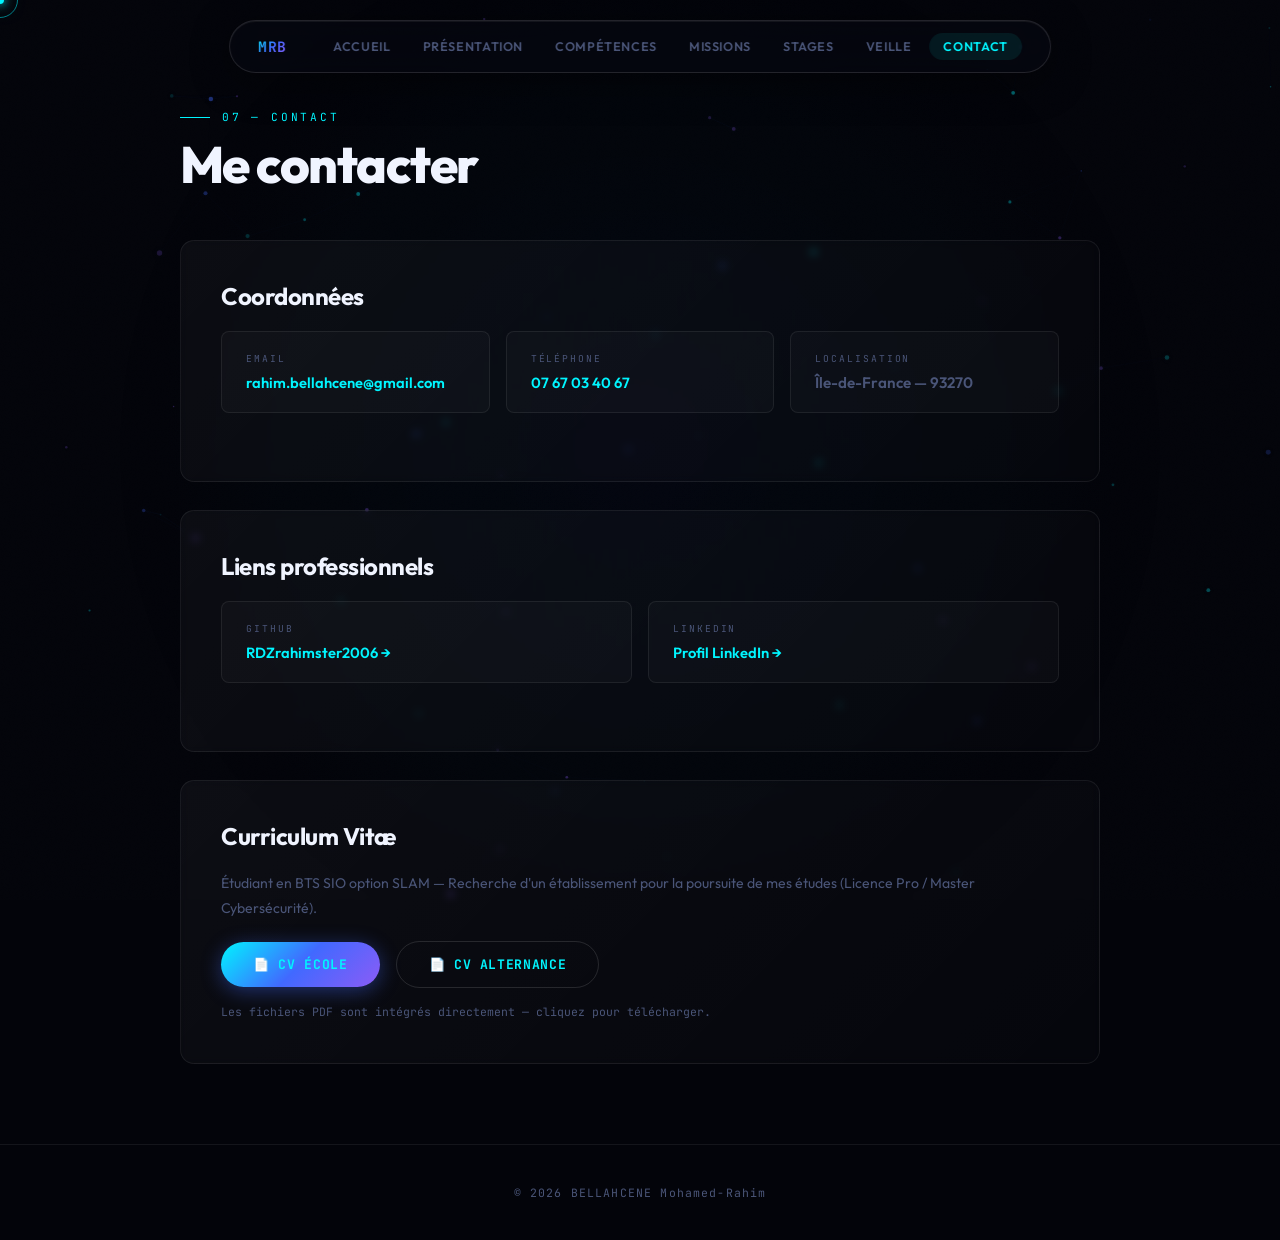
<file: contact.html>
<!DOCTYPE html>
<html lang="fr">
<head>
<meta charset="UTF-8">
<meta name="viewport" content="width=device-width, initial-scale=1.0">
<title>Contact — MRB Portfolio</title>
<link rel="stylesheet" href="style.css">
<style>
.contact-grid{display:grid;grid-template-columns:repeat(auto-fit,minmax(240px,1fr));gap:16px;margin-top:4px;}
.contact-item{background:rgba(255,255,255,0.025);border:1px solid var(--border);border-radius:var(--radius-sm);padding:20px 24px;transition:border-color 0.2s;}
.contact-item:hover{border-color:rgba(0,245,255,0.3);}
.contact-label{font-family:'JetBrains Mono',monospace;font-size:0.6rem;color:var(--muted);letter-spacing:0.2em;text-transform:uppercase;margin-bottom:8px;}
.contact-value{font-size:0.95rem;font-weight:600;color:var(--white);}
.contact-value a{color:var(--cyan);text-decoration:none;transition:opacity 0.2s;}
.contact-value a:hover{opacity:0.7;}
.cv-block{display:flex;align-items:center;gap:16px;flex-wrap:wrap;margin-top:4px;}
</style>
</head>
<body>
<div id="cursor-dot"></div>
<div id="cursor-ring"></div>
<canvas id="bg-canvas"></canvas>
<div id="loader">
  <div class="loader-logo">CONTACT</div>
  <div class="loader-progress"><div class="loader-fill" id="loader-fill"></div></div>
  <div class="loader-pct" id="loader-pct">0%</div>
</div>
<header class="navbar">
  <div class="logo"><a href="index.html">MRB</a></div>
  <nav class="nav-links">
    <a href="index.html">Accueil</a>
    <a href="presentation.html">Présentation</a>
    <a href="competences.html">Compétences</a>
    <a href="missions.html">Missions</a>
    <a href="stages.html">Stages</a>
    <a href="veille.html">Veille</a>
    
    <a href="contact.html">Contact</a>
  </nav>
</header>
<div class="page-wrap">
  <div class="section-header reveal">
    <div class="section-eyebrow">07 — Contact</div>
    <h1 class="section-title">Me contacter</h1>
  </div>
  <div class="glass reveal reveal-delay-1">
    <h2>Coordonnées</h2>
    <div class="contact-grid">
      <div class="contact-item">
        <div class="contact-label">Email</div>
        <div class="contact-value"><a href="/cdn-cgi/l/email-protection#6f1d0e070602410d0a03030e070c0a010a2f08020e0603410c0002"><span class="__cf_email__" data-cfemail="790b18111014571b1c151518111a1c171c391e14181015571a1614">rahim.bellahcene@gmail.com</span></a></div>
      </div>
      <div class="contact-item">
        <div class="contact-label">Téléphone</div>
        <div class="contact-value"><a href="tel:0767034067">07 67 03 40 67</a></div>
      </div>
      <div class="contact-item">
        <div class="contact-label">Localisation</div>
        <div class="contact-value" style="color:var(--muted);">Île-de-France — 93270</div>
      </div>
    </div>
  </div>
  <div class="glass reveal reveal-delay-2">
    <h2>Liens professionnels</h2>
    <div class="contact-grid">
      <div class="contact-item">
        <div class="contact-label">GitHub</div>
        <div class="contact-value"><a href="https://github.com/RDZrahimster2006" target="_blank">RDZrahimster2006 →</a></div>
      </div>
      <div class="contact-item">
        <div class="contact-label">LinkedIn</div>
        <div class="contact-value"><a href="https://fr.linkedin.com/in/mohamed-rahim-bellahcene-192a5037a" target="_blank">Profil LinkedIn →</a></div>
      </div>
    </div>
  </div>
  <div class="glass reveal reveal-delay-3">
    <h2>Curriculum Vitæ</h2>
    <p style="color:var(--muted);font-size:0.88rem;margin-bottom:20px;">Étudiant en BTS SIO option SLAM — Recherche d'un établissement pour la poursuite de mes études (Licence Pro / Master Cybersécurité).</p>
    <div class="cv-block">
      <a href="[data-uri]" download="CV_École_Bellahcene.pdf" class="btn btn-glow" style="text-decoration:none;">📄 CV École</a>
      <a href="[data-uri]" download="CV_Alternance_Bellahcene.pdf" class="btn btn-ghost" style="text-decoration:none;">📄 CV Alternance</a>
    </div>
    <p style="color:var(--muted);font-size:0.72rem;margin-top:14px;font-family:'JetBrains Mono',monospace;">Les fichiers PDF sont intégrés directement — cliquez pour télécharger.</p>
  </div>
</div>

<footer>© 2026 BELLAHCENE Mohamed-Rahim</footer>
<script src="main.js"></script>
</body>
</html>
</file>
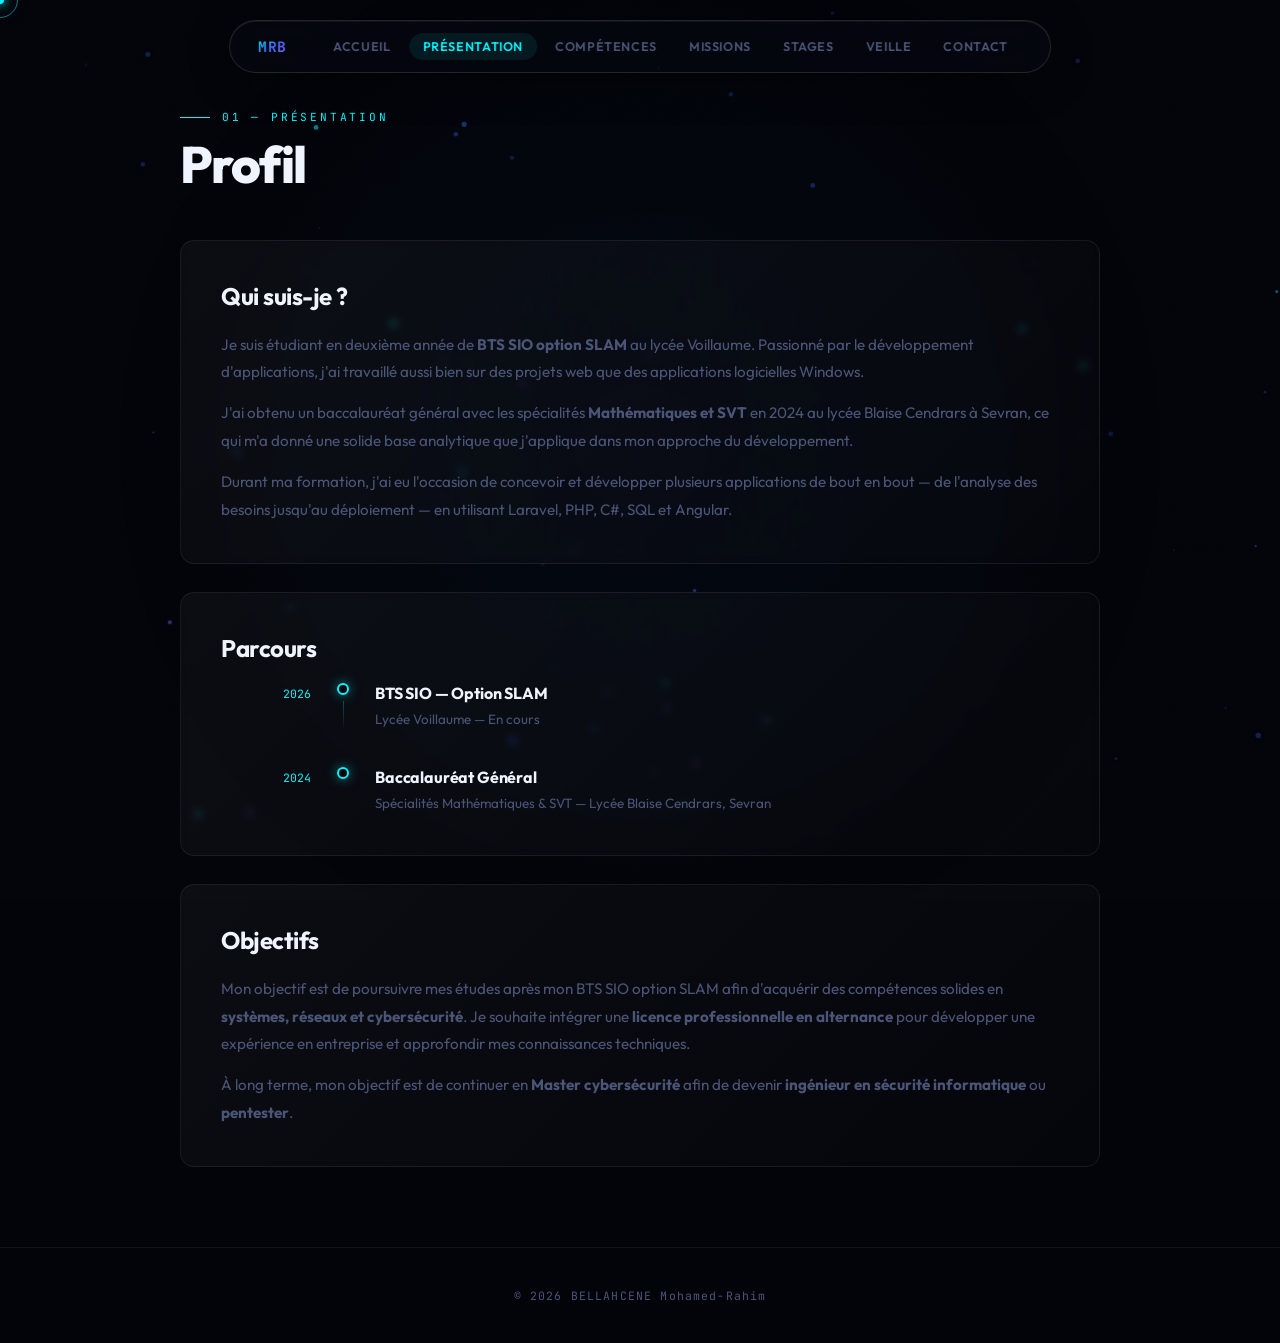
<file: presentation.html>
<!DOCTYPE html>
<html lang="fr">
<head>
<meta charset="UTF-8">
<meta name="viewport" content="width=device-width, initial-scale=1.0">
<title>Présentation — MRB Portfolio</title>
<link rel="stylesheet" href="style.css">
</head>
<body>

<div id="cursor-dot"></div>
<div id="cursor-ring"></div>
<canvas id="bg-canvas"></canvas>
<div id="loader">
  <div class="loader-logo">PRÉSENTATION</div>
  <div class="loader-progress"><div class="loader-fill" id="loader-fill"></div></div>
  <div class="loader-pct" id="loader-pct">0%</div>
</div>

<header class="navbar">
  <div class="logo"><a href="index.html">MRB</a></div>
  <nav class="nav-links">
    <a href="index.html">Accueil</a>
    <a href="presentation.html">Présentation</a>
    <a href="competences.html">Compétences</a>
    <a href="missions.html">Missions</a>
    <a href="stages.html">Stages</a>
    <a href="veille.html">Veille</a>
    
    <a href="contact.html">Contact</a>
  </nav>
</header>

<div class="page-wrap">

  <div class="section-header reveal">
    <div class="section-eyebrow">01 — Présentation</div>
    <h1 class="section-title">Profil</h1>
  </div>

  <div class="glass reveal reveal-delay-1">
    <h2>Qui suis-je ?</h2>
    <p>
      Je suis étudiant en deuxième année de <strong>BTS SIO option SLAM</strong> au lycée Voillaume.
      Passionné par le développement d'applications, j'ai travaillé aussi bien sur des projets web
      que des applications logicielles Windows.
    </p>
    <p>
      J'ai obtenu un baccalauréat général avec les spécialités <strong>Mathématiques et SVT</strong>
      en 2024 au lycée Blaise Cendrars à Sevran, ce qui m'a donné une solide base analytique
      que j'applique dans mon approche du développement.
    </p>
    <p>
      Durant ma formation, j'ai eu l'occasion de concevoir et développer plusieurs applications
      de bout en bout — de l'analyse des besoins jusqu'au déploiement — en utilisant Laravel, PHP,
      C#, SQL et Angular.
    </p>
  </div>

  <div class="glass reveal reveal-delay-2">
    <h2>Parcours</h2>
    <div class="timeline">

      <div class="tl-item">
        <div class="tl-date">2026</div>
        <div class="tl-spine"><div class="tl-dot"></div><div class="tl-line"></div></div>
        <div class="tl-body">
          <h3>BTS SIO — Option SLAM</h3>
          <p>Lycée Voillaume — En cours</p>
        </div>
      </div>

      <div class="tl-item">
        <div class="tl-date">2024</div>
        <div class="tl-spine"><div class="tl-dot"></div><div class="tl-line"></div></div>
        <div class="tl-body">
          <h3>Baccalauréat Général</h3>
          <p>Spécialités Mathématiques &amp; SVT — Lycée Blaise Cendrars, Sevran</p>
        </div>
      </div>

    </div>
  </div>

  <div class="glass reveal reveal-delay-3">
    <h2>Objectifs</h2>
    <p>
      Mon objectif est de poursuivre mes études après mon BTS SIO option SLAM afin d'acquérir
      des compétences solides en <strong>systèmes, réseaux et cybersécurité</strong>.
      Je souhaite intégrer une <strong>licence professionnelle en alternance</strong> pour
      développer une expérience en entreprise et approfondir mes connaissances techniques.
    </p>
    <p>
      À long terme, mon objectif est de continuer en <strong>Master cybersécurité</strong>
      afin de devenir <strong>ingénieur en sécurité informatique</strong> ou <strong>pentester</strong>.
    </p>
  </div>

</div>

<footer>© 2026 BELLAHCENE Mohamed-Rahim</footer>
<script src="main.js"></script>
</body>
</html>
</file>
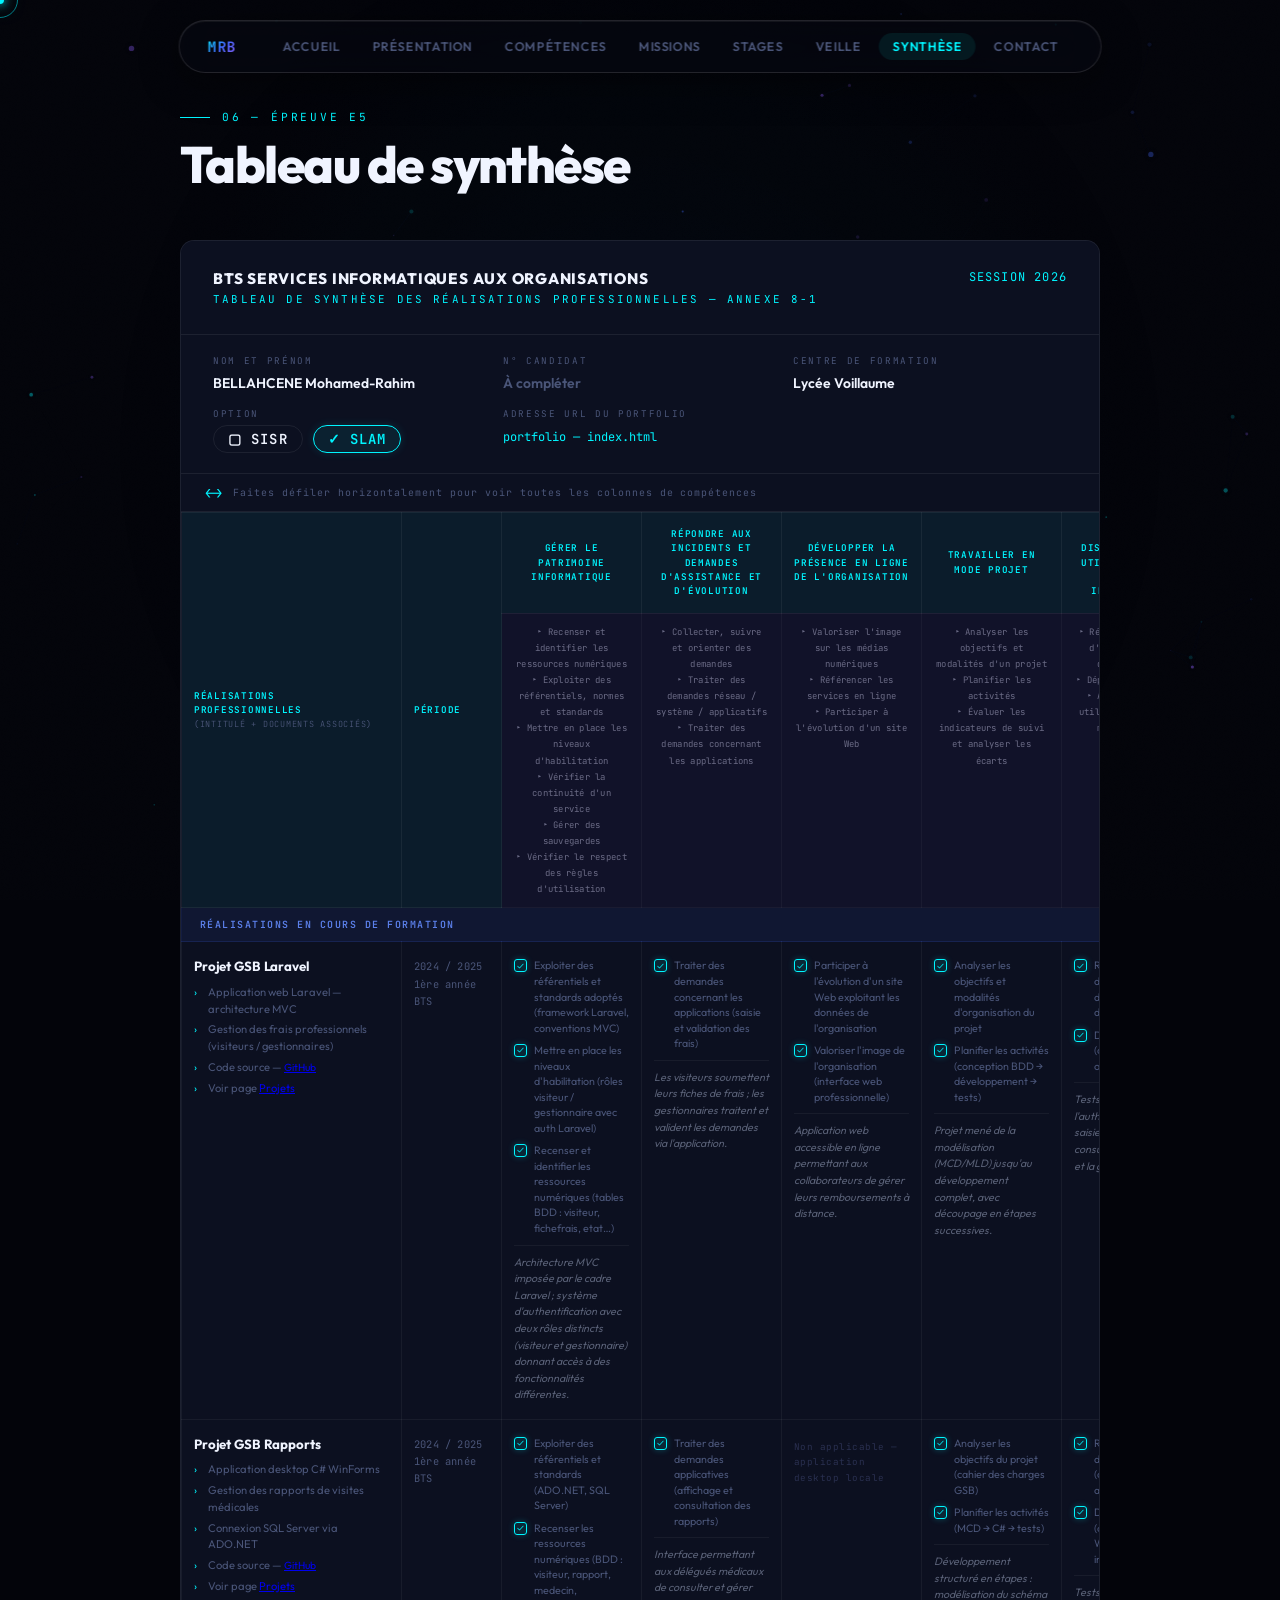
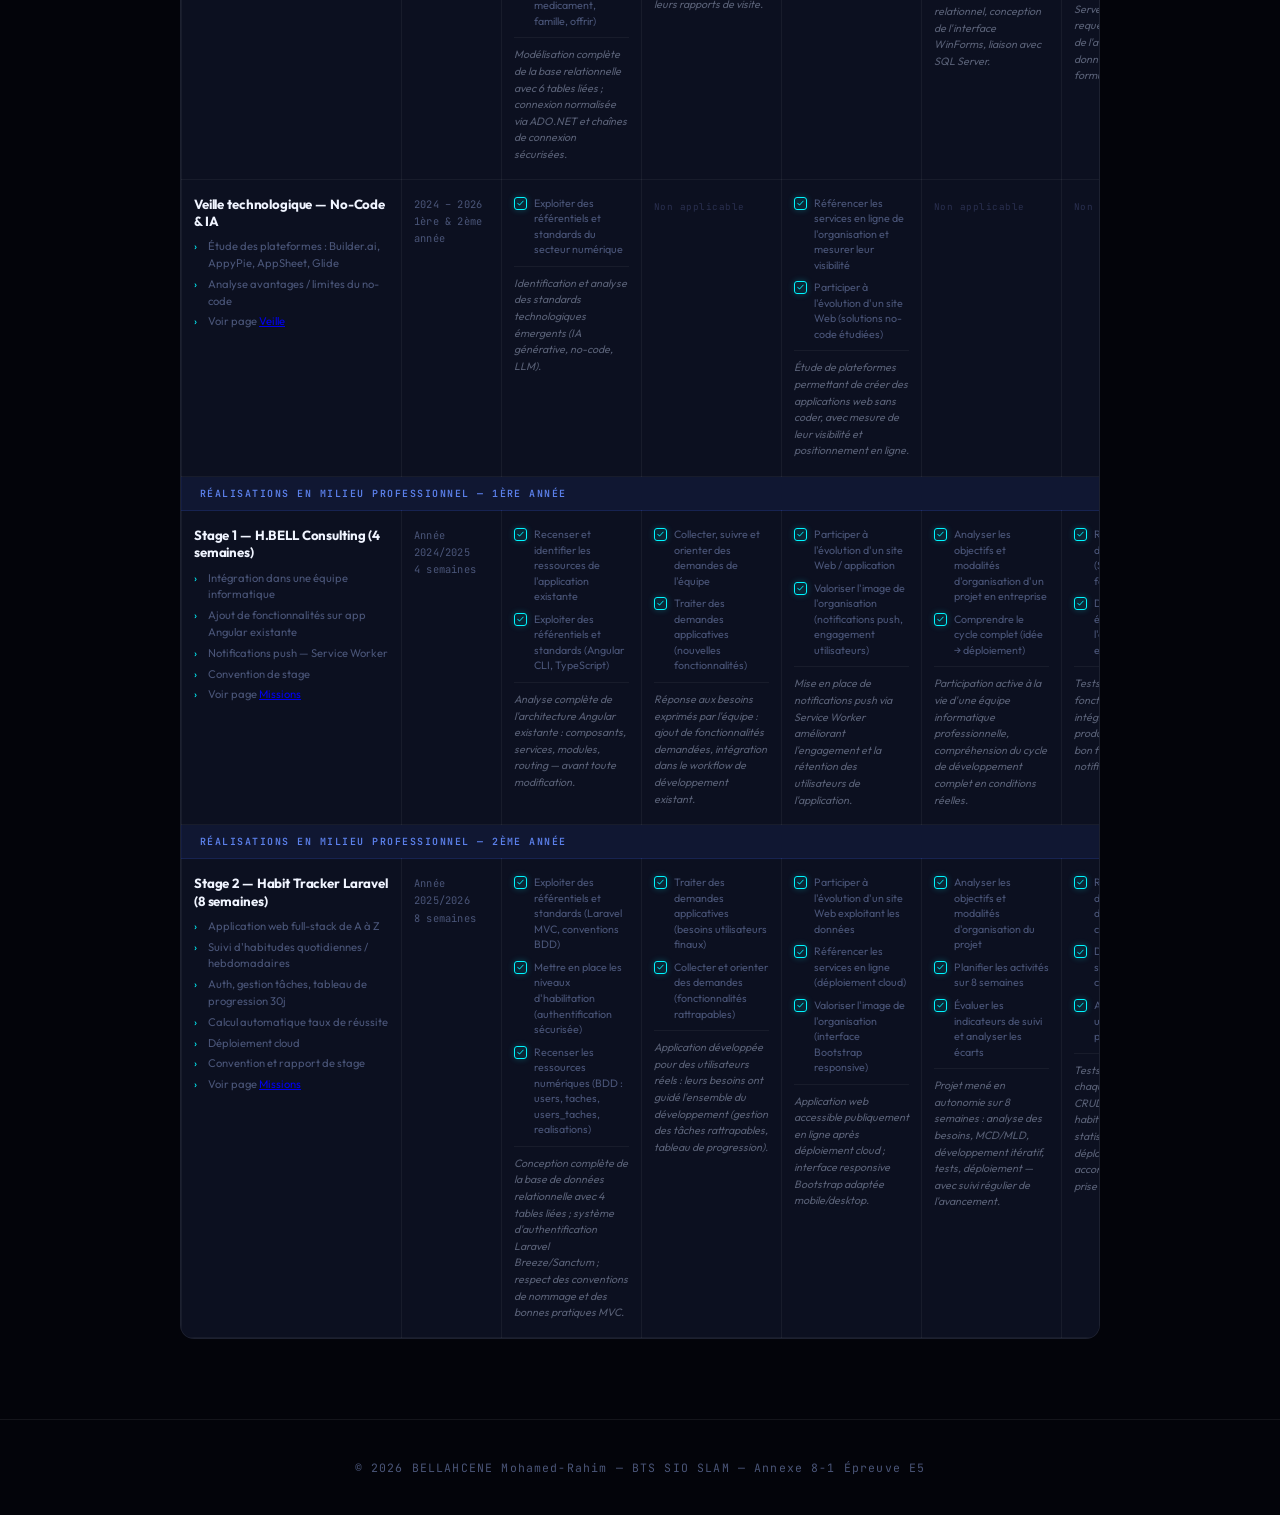
<file: synthese.html>
<!DOCTYPE html>
<html lang="fr">
<head>
<meta charset="UTF-8">
<meta name="viewport" content="width=device-width, initial-scale=1.0">
<title>Synthèse E5 — MRB Portfolio</title>
<link rel="stylesheet" href="style.css">
<style>

.e5-wrap {
  overflow-x: auto;
  border-radius: var(--radius);
  border: 1px solid var(--border);
  background: var(--surface);
  -webkit-overflow-scrolling: touch;
}

.e5-ident {
  padding: 28px 32px;
  border-bottom: 1px solid var(--border);
  display: grid;
  grid-template-columns: 1fr auto;
  gap: 20px;
  align-items: start;
}
.e5-ident-left h2 {
  font-size: 0.95rem;
  font-weight: 800;
  color: var(--white);
  letter-spacing: 0.05em;
  text-transform: uppercase;
  margin-bottom: 4px;
}
.e5-ident-left p {
  font-family: 'JetBrains Mono', monospace;
  font-size: 0.68rem;
  color: var(--cyan);
  letter-spacing: 0.2em;
  text-transform: uppercase;
  margin: 0;
}
.e5-ident-right {
  font-family: 'JetBrains Mono', monospace;
  font-size: 0.75rem;
  color: var(--cyan);
  letter-spacing: 0.1em;
  text-align: right;
}

.e5-fields {
  padding: 20px 32px;
  border-bottom: 1px solid var(--border);
  display: grid;
  grid-template-columns: repeat(auto-fit, minmax(220px, 1fr));
  gap: 16px;
}
.e5-field label {
  display: block;
  font-family: 'JetBrains Mono', monospace;
  font-size: 0.58rem;
  color: var(--muted);
  letter-spacing: 0.18em;
  text-transform: uppercase;
  margin-bottom: 5px;
}
.e5-field span {
  font-size: 0.87rem;
  font-weight: 600;
  color: var(--white);
}
.e5-field a {
  color: var(--cyan);
  font-family: 'JetBrains Mono', monospace;
  font-size: 0.75rem;
  text-decoration: none;
}
.e5-field a:hover { opacity: 0.7; }

.e5-badges { display: flex; gap: 10px; }
.e5-badge {
  font-family: 'JetBrains Mono', monospace;
  font-size: 0.67rem;
  padding: 4px 14px;
  border-radius: 100px;
  border: 1px solid var(--border);
  color: var(--muted);
  letter-spacing: 0.08em;
}
.e5-badge.active {
  border-color: var(--cyan);
  color: var(--cyan);
  background: rgba(0,245,255,0.07);
  box-shadow: 0 0 10px rgba(0,245,255,0.12);
}

.scroll-hint {
  padding: 9px 24px;
  font-family: 'JetBrains Mono', monospace;
  font-size: 0.62rem;
  color: var(--muted);
  border-bottom: 1px solid var(--border);
  letter-spacing: 0.1em;
  display: flex;
  align-items: center;
  gap: 10px;
}
.scroll-hint::before { content: '⟷'; color: var(--cyan); font-size: 0.9rem; }

/* ── MAIN TABLE ─────────────────────────────────── */
.e5-table {
  width: 100%;
  border-collapse: collapse;
  min-width: 1100px;
  font-size: 0.77rem;
}

.e5-table .th-top {
  background: rgba(0,245,255,0.05);
  color: var(--cyan);
  font-family: 'JetBrains Mono', monospace;
  font-size: 0.58rem;
  letter-spacing: 0.08em;
  text-transform: uppercase;
  font-weight: 600;
  padding: 14px 12px;
  border: 1px solid rgba(255,255,255,0.06);
  text-align: center;
  vertical-align: middle;
  line-height: 1.55;
}
.e5-table .th-top.left { text-align: left; }

.e5-table .th-sub {
  background: rgba(139,92,246,0.04);
  color: rgba(180,180,210,0.55);
  font-family: 'JetBrains Mono', monospace;
  font-size: 0.56rem;
  letter-spacing: 0.03em;
  font-weight: 400;
  padding: 10px 12px;
  border: 1px solid rgba(255,255,255,0.04);
  vertical-align: top;
  line-height: 1.8;
}

.tr-section td {
  background: rgba(65,105,255,0.08);
  color: rgba(100,140,255,0.9);
  font-family: 'JetBrains Mono', monospace;
  font-size: 0.62rem;
  letter-spacing: 0.15em;
  text-transform: uppercase;
  padding: 10px 18px;
  border: 1px solid rgba(65,105,255,0.15);
  font-weight: 600;
}

.e5-table tbody tr:not(.tr-section) td {
  border: 1px solid rgba(255,255,255,0.05);
  padding: 16px 12px;
  vertical-align: top;
  line-height: 1.65;
  color: var(--muted);
}
.e5-table tbody tr:not(.tr-section):hover td {
  background: rgba(0,245,255,0.018);
}

.td-real { min-width: 220px; max-width: 250px; }
.td-real strong {
  display: block;
  color: var(--white);
  font-size: 0.83rem;
  font-weight: 700;
  margin-bottom: 8px;
  letter-spacing: -0.01em;
  line-height: 1.3;
}
.td-real .rdocs { list-style: none; margin: 0; padding: 0; display: flex; flex-direction: column; gap: 4px; }
.td-real .rdocs li {
  font-size: 0.7rem;
  color: var(--muted);
  padding-left: 14px;
  position: relative;
  line-height: 1.5;
}
.td-real .rdocs li::before { content: '›'; position: absolute; left: 0; color: var(--cyan); }

.td-period {
  min-width: 100px;
  font-family: 'JetBrains Mono', monospace;
  font-size: 0.65rem;
  color: var(--violet);
  white-space: nowrap;
  letter-spacing: 0.02em;
  line-height: 1.8;
}

.td-comp { min-width: 140px; vertical-align: top !important; }

.clist { display: flex; flex-direction: column; gap: 7px; }
.citem { display: flex; align-items: flex-start; gap: 7px; font-size: 0.67rem; color: var(--muted); line-height: 1.45; }

.cbox {
  flex-shrink: 0;
  margin-top: 1px;
  width: 13px; height: 13px;
  border-radius: 3px;
  border: 1.5px solid var(--muted2);
  display: flex; align-items: center; justify-content: center;
  font-size: 0.55rem;
}
.cbox.y {
  background: rgba(0,245,255,0.1);
  border-color: var(--cyan);
  color: var(--cyan);
  box-shadow: 0 0 6px rgba(0,245,255,0.25);
}
.cbox.y::before { content: '✓'; }
.cbox.n { opacity: 0.35; }

.na {
  font-family: 'JetBrains Mono', monospace;
  font-size: 0.58rem;
  color: var(--muted2);
  letter-spacing: 0.05em;
  padding: 4px 0;
}

.justif {
  margin-top: 8px;
  padding-top: 8px;
  border-top: 1px solid rgba(255,255,255,0.05);
  font-size: 0.67rem;
  color: rgba(180,190,220,0.45);
  font-style: italic;
  line-height: 1.55;
}

@media (max-width: 768px) {
  .e5-ident { grid-template-columns: 1fr; }
  .e5-fields { padding: 16px 18px; }
}
</style>
</head>
<body>

<div id="cursor-dot"></div>
<div id="cursor-ring"></div>
<canvas id="bg-canvas"></canvas>

<div id="loader">
  <div class="loader-logo">SYNTHÈSE E5</div>
  <div class="loader-progress"><div class="loader-fill" id="loader-fill"></div></div>
  <div class="loader-pct" id="loader-pct">0%</div>
</div>

<header class="navbar">
  <div class="logo"><a href="index.html">MRB</a></div>
  <nav class="nav-links">
    <a href="index.html">Accueil</a>
    <a href="presentation.html">Présentation</a>
    <a href="competences.html">Compétences</a>
    <a href="missions.html">Missions</a>
    <a href="stages.html">Stages</a>
    <a href="veille.html">Veille</a>
    <a href="synthese.html">Synthèse</a>
    <a href="contact.html">Contact</a>
  </nav>
</header>

<div class="page-wrap">

  <div class="section-header reveal">
    <div class="section-eyebrow">06 — Épreuve E5</div>
    <h1 class="section-title">Tableau de synthèse</h1>
  </div>

  <div class="e5-wrap reveal reveal-delay-1">

    <!-- Entête officielle -->
    <div class="e5-ident">
      <div class="e5-ident-left">
        <h2>BTS Services Informatiques aux Organisations</h2>
        <p>Tableau de synthèse des réalisations professionnelles — Annexe 8-1</p>
      </div>
      <div class="e5-ident-right">SESSION 2026</div>
    </div>

    <!-- Champs candidat -->
    <div class="e5-fields">
      <div class="e5-field">
        <label>Nom et prénom</label>
        <span>BELLAHCENE Mohamed-Rahim</span>
      </div>
      <div class="e5-field">
        <label>N° candidat</label>
        <span style="color:var(--muted);">À compléter</span>
      </div>
      <div class="e5-field">
        <label>Centre de formation</label>
        <span>Lycée Voillaume</span>
      </div>
      <div class="e5-field">
        <label>Option</label>
        <div class="e5-badges">
          <span class="e5-badge">▢ SISR</span>
          <span class="e5-badge active">✓ SLAM</span>
        </div>
      </div>
      <div class="e5-field">
        <label>Adresse URL du portfolio</label>
        <a href="index.html">portfolio — index.html</a>
      </div>
    </div>

    <div class="scroll-hint">Faites défiler horizontalement pour voir toutes les colonnes de compétences</div>

    <!-- ══════════ TABLE PRINCIPALE ══════════ -->
    <table class="e5-table">
      <thead>
        <!-- Ligne 1 — titres colonnes -->
        <tr>
          <th class="th-top left" rowspan="2" style="min-width:220px;">
            Réalisations professionnelles<br>
            <span style="font-weight:300;color:var(--muted);font-size:0.53rem;">(intitulé + documents associés)</span>
          </th>
          <th class="th-top left" rowspan="2" style="min-width:100px;">Période</th>
          <th class="th-top">Gérer le patrimoine informatique</th>
          <th class="th-top">Répondre aux incidents et demandes d'assistance et d'évolution</th>
          <th class="th-top">Développer la présence en ligne de l'organisation</th>
          <th class="th-top">Travailler en mode projet</th>
          <th class="th-top">Mettre à disposition des utilisateurs un service informatique</th>
          <th class="th-top">Organiser son développement professionnel</th>
        </tr>
        <!-- Ligne 2 — sous-compétences -->
        <tr>
          <th class="th-sub">▸ Recenser et identifier les ressources numériques<br>▸ Exploiter des référentiels, normes et standards<br>▸ Mettre en place les niveaux d'habilitation<br>▸ Vérifier la continuité d'un service<br>▸ Gérer des sauvegardes<br>▸ Vérifier le respect des règles d'utilisation</th>
          <th class="th-sub">▸ Collecter, suivre et orienter des demandes<br>▸ Traiter des demandes réseau / système / applicatifs<br>▸ Traiter des demandes concernant les applications</th>
          <th class="th-sub">▸ Valoriser l'image sur les médias numériques<br>▸ Référencer les services en ligne<br>▸ Participer à l'évolution d'un site Web</th>
          <th class="th-sub">▸ Analyser les objectifs et modalités d'un projet<br>▸ Planifier les activités<br>▸ Évaluer les indicateurs de suivi et analyser les écarts</th>
          <th class="th-sub">▸ Réaliser les tests d'intégration et d'acceptation<br>▸ Déployer un service<br>▸ Accompagner les utilisateurs dans la mise en place</th>
          <th class="th-sub">▸ Mettre en place son environnement d'apprentissage<br>▸ Mettre en œuvre des outils de veille<br>▸ Gérer son identité professionnelle<br>▸ Développer son projet professionnel</th>
        </tr>
      </thead>

      <tbody>

        <!-- ══ SECTION FORMATION ══ -->
        <tr class="tr-section"><td colspan="8">Réalisations en cours de formation</td></tr>

        <!-- ── PROJET GSB LARAVEL ── -->
        <tr>
          <td class="td-real">
            <strong>Projet GSB Laravel</strong>
            <ul class="rdocs">
              <li>Application web Laravel — architecture MVC</li>
              <li>Gestion des frais professionnels (visiteurs / gestionnaires)</li>
              <li>Code source — <a href="https://github.com/RDZrahimster2006/gsbLaravel" target="_blank" style="font-size:0.65rem;">GitHub</a></li>
              <li>Voir page <a href="projets.html">Projets</a></li>
            </ul>
          </td>
          <td class="td-period">2024 / 2025<br>1ère année<br>BTS</td>

          <td class="td-comp">
            <div class="clist">
              <div class="citem"><div class="cbox y"></div><span>Exploiter des référentiels et standards adoptés (framework Laravel, conventions MVC)</span></div>
              <div class="citem"><div class="cbox y"></div><span>Mettre en place les niveaux d'habilitation (rôles visiteur / gestionnaire avec auth Laravel)</span></div>
              <div class="citem"><div class="cbox y"></div><span>Recenser et identifier les ressources numériques (tables BDD : visiteur, fichefrais, etat…)</span></div>
            </div>
            <div class="justif">Architecture MVC imposée par le cadre Laravel ; système d'authentification avec deux rôles distincts (visiteur et gestionnaire) donnant accès à des fonctionnalités différentes.</div>
          </td>

          <td class="td-comp">
            <div class="clist">
              <div class="citem"><div class="cbox y"></div><span>Traiter des demandes concernant les applications (saisie et validation des frais)</span></div>
            </div>
            <div class="justif">Les visiteurs soumettent leurs fiches de frais ; les gestionnaires traitent et valident les demandes via l'application.</div>
          </td>

          <td class="td-comp">
            <div class="clist">
              <div class="citem"><div class="cbox y"></div><span>Participer à l'évolution d'un site Web exploitant les données de l'organisation</span></div>
              <div class="citem"><div class="cbox y"></div><span>Valoriser l'image de l'organisation (interface web professionnelle)</span></div>
            </div>
            <div class="justif">Application web accessible en ligne permettant aux collaborateurs de gérer leurs remboursements à distance.</div>
          </td>

          <td class="td-comp">
            <div class="clist">
              <div class="citem"><div class="cbox y"></div><span>Analyser les objectifs et modalités d'organisation du projet</span></div>
              <div class="citem"><div class="cbox y"></div><span>Planifier les activités (conception BDD → développement → tests)</span></div>
            </div>
            <div class="justif">Projet mené de la modélisation (MCD/MLD) jusqu'au développement complet, avec découpage en étapes successives.</div>
          </td>

          <td class="td-comp">
            <div class="clist">
              <div class="citem"><div class="cbox y"></div><span>Réaliser les tests d'intégration et d'acceptation (test de chaque module)</span></div>
              <div class="citem"><div class="cbox y"></div><span>Déployer un service (application opérationnelle)</span></div>
            </div>
            <div class="justif">Tests fonctionnels sur l'authentification, la saisie de frais, la consultation des fiches et la gestion des états.</div>
          </td>

          <td class="td-comp">
            <div class="clist">
              <div class="citem"><div class="cbox y"></div><span>Mettre en place son environnement (Laragon, VS Code, Git)</span></div>
              <div class="citem"><div class="cbox y"></div><span>Gérer son identité professionnelle (projet publié sur GitHub)</span></div>
            </div>
            <div class="justif">Environnement de développement local sous Laragon ; versionnage avec Git ; code disponible publiquement sur GitHub.</div>
          </td>
        </tr>

        <!-- ── PROJET GSB RAPPORTS C# ── -->
        <tr>
          <td class="td-real">
            <strong>Projet GSB Rapports</strong>
            <ul class="rdocs">
              <li>Application desktop C# WinForms</li>
              <li>Gestion des rapports de visites médicales</li>
              <li>Connexion SQL Server via ADO.NET</li>
              <li>Code source — <a href="https://github.com/RDZrahimster2006/GsbRapports" target="_blank" style="font-size:0.65rem;">GitHub</a></li>
              <li>Voir page <a href="projets.html">Projets</a></li>
            </ul>
          </td>
          <td class="td-period">2024 / 2025<br>1ère année<br>BTS</td>

          <td class="td-comp">
            <div class="clist">
              <div class="citem"><div class="cbox y"></div><span>Exploiter des référentiels et standards (ADO.NET, SQL Server)</span></div>
              <div class="citem"><div class="cbox y"></div><span>Recenser les ressources numériques (BDD : visiteur, rapport, medecin, medicament, famille, offrir)</span></div>
            </div>
            <div class="justif">Modélisation complète de la base relationnelle avec 6 tables liées ; connexion normalisée via ADO.NET et chaînes de connexion sécurisées.</div>
          </td>

          <td class="td-comp">
            <div class="clist">
              <div class="citem"><div class="cbox y"></div><span>Traiter des demandes applicatives (affichage et consultation des rapports)</span></div>
            </div>
            <div class="justif">Interface permettant aux délégués médicaux de consulter et gérer leurs rapports de visite.</div>
          </td>

          <td class="td-comp">
            <div class="na">Non applicable — application desktop locale</div>
          </td>

          <td class="td-comp">
            <div class="clist">
              <div class="citem"><div class="cbox y"></div><span>Analyser les objectifs du projet (cahier des charges GSB)</span></div>
              <div class="citem"><div class="cbox y"></div><span>Planifier les activités (MCD → C# → tests)</span></div>
            </div>
            <div class="justif">Développement structuré en étapes : modélisation du schéma relationnel, conception de l'interface WinForms, liaison avec SQL Server.</div>
          </td>

          <td class="td-comp">
            <div class="clist">
              <div class="citem"><div class="cbox y"></div><span>Réaliser les tests d'intégration (connexion BDD, affichages)</span></div>
              <div class="citem"><div class="cbox y"></div><span>Déployer un service (application Windows installable)</span></div>
            </div>
            <div class="justif">Tests de connexion SQL Server, validation des requêtes ADO.NET et de l'affichage des données dans les formulaires WinForms.</div>
          </td>

          <td class="td-comp">
            <div class="clist">
              <div class="citem"><div class="cbox y"></div><span>Mettre en place son environnement (Visual Studio, SSMS)</span></div>
              <div class="citem"><div class="cbox y"></div><span>Gérer son identité professionnelle (GitHub)</span></div>
            </div>
            <div class="justif">Utilisation de Visual Studio 2022 et SQL Server Management Studio ; projet versionné et publié sur GitHub.</div>
          </td>
        </tr>

        <!-- ── VEILLE TECHNO ── -->
        <tr>
          <td class="td-real">
            <strong>Veille technologique — No-Code &amp; IA</strong>
            <ul class="rdocs">
              <li>Étude des plateformes : Builder.ai, AppyPie, AppSheet, Glide</li>
              <li>Analyse avantages / limites du no-code</li>
              <li>Voir page <a href="veille.html">Veille</a></li>
            </ul>
          </td>
          <td class="td-period">2024 – 2026<br>1ère &amp; 2ème<br>année</td>

          <td class="td-comp">
            <div class="clist">
              <div class="citem"><div class="cbox y"></div><span>Exploiter des référentiels et standards du secteur numérique</span></div>
            </div>
            <div class="justif">Identification et analyse des standards technologiques émergents (IA générative, no-code, LLM).</div>
          </td>

          <td class="td-comp">
            <div class="na">Non applicable</div>
          </td>

          <td class="td-comp">
            <div class="clist">
              <div class="citem"><div class="cbox y"></div><span>Référencer les services en ligne de l'organisation et mesurer leur visibilité</span></div>
              <div class="citem"><div class="cbox y"></div><span>Participer à l'évolution d'un site Web (solutions no-code étudiées)</span></div>
            </div>
            <div class="justif">Étude de plateformes permettant de créer des applications web sans coder, avec mesure de leur visibilité et positionnement en ligne.</div>
          </td>

          <td class="td-comp">
            <div class="na">Non applicable</div>
          </td>

          <td class="td-comp">
            <div class="na">Non applicable</div>
          </td>

          <td class="td-comp">
            <div class="clist">
              <div class="citem"><div class="cbox y"></div><span>Mettre en œuvre des outils et stratégies de veille informationnelle</span></div>
              <div class="citem"><div class="cbox y"></div><span>Développer son projet professionnel (connaissance du secteur)</span></div>
            </div>
            <div class="justif">Veille continue sur les évolutions du no-code et de l'IA générative ; sources documentées (Business Insider 2025, sites officiels des plateformes).</div>
          </td>
        </tr>

        <!-- ══ SECTION STAGE 1ÈRE ANNÉE ══ -->
        <tr class="tr-section"><td colspan="8">Réalisations en milieu professionnel — 1ère année</td></tr>

        <!-- ── STAGE 1 ANGULAR ── -->
        <tr>
          <td class="td-real">
            <strong>Stage 1 — H.BELL Consulting (4 semaines)</strong>
            <ul class="rdocs">
              <li>Intégration dans une équipe informatique</li>
              <li>Ajout de fonctionnalités sur app Angular existante</li>
              <li>Notifications push — Service Worker</li>
              <li>Convention de stage</li>
              <li>Voir page <a href="missions.html">Missions</a></li>
            </ul>
          </td>
          <td class="td-period">Année<br>2024/2025<br>4 semaines</td>

          <td class="td-comp">
            <div class="clist">
              <div class="citem"><div class="cbox y"></div><span>Recenser et identifier les ressources de l'application existante</span></div>
              <div class="citem"><div class="cbox y"></div><span>Exploiter des référentiels et standards (Angular CLI, TypeScript)</span></div>
            </div>
            <div class="justif">Analyse complète de l'architecture Angular existante : composants, services, modules, routing — avant toute modification.</div>
          </td>

          <td class="td-comp">
            <div class="clist">
              <div class="citem"><div class="cbox y"></div><span>Collecter, suivre et orienter des demandes de l'équipe</span></div>
              <div class="citem"><div class="cbox y"></div><span>Traiter des demandes applicatives (nouvelles fonctionnalités)</span></div>
            </div>
            <div class="justif">Réponse aux besoins exprimés par l'équipe : ajout de fonctionnalités demandées, intégration dans le workflow de développement existant.</div>
          </td>

          <td class="td-comp">
            <div class="clist">
              <div class="citem"><div class="cbox y"></div><span>Participer à l'évolution d'un site Web / application</span></div>
              <div class="citem"><div class="cbox y"></div><span>Valoriser l'image de l'organisation (notifications push, engagement utilisateurs)</span></div>
            </div>
            <div class="justif">Mise en place de notifications push via Service Worker améliorant l'engagement et la rétention des utilisateurs de l'application.</div>
          </td>

          <td class="td-comp">
            <div class="clist">
              <div class="citem"><div class="cbox y"></div><span>Analyser les objectifs et modalités d'organisation d'un projet en entreprise</span></div>
              <div class="citem"><div class="cbox y"></div><span>Comprendre le cycle complet (idée → déploiement)</span></div>
            </div>
            <div class="justif">Participation active à la vie d'une équipe informatique professionnelle, compréhension du cycle de développement complet en conditions réelles.</div>
          </td>

          <td class="td-comp">
            <div class="clist">
              <div class="citem"><div class="cbox y"></div><span>Réaliser les tests d'intégration (Service Worker, fonctionnalités)</span></div>
              <div class="citem"><div class="cbox y"></div><span>Déployer des évolutions sur l'application existante</span></div>
            </div>
            <div class="justif">Tests des nouvelles fonctionnalités intégrées avant mise en production, validation du bon fonctionnement des notifications push.</div>
          </td>

          <td class="td-comp">
            <div class="clist">
              <div class="citem"><div class="cbox y"></div><span>Mettre en place son environnement (Angular, TypeScript)</span></div>
              <div class="citem"><div class="cbox y"></div><span>Développer son projet professionnel (expérience en entreprise)</span></div>
            </div>
            <div class="justif">Montée en compétence sur Angular et TypeScript en situation professionnelle réelle, première expérience d'intégration dans une équipe.</div>
          </td>
        </tr>

        <!-- ══ SECTION STAGE 2ÈME ANNÉE ══ -->
        <tr class="tr-section"><td colspan="8">Réalisations en milieu professionnel — 2ème année</td></tr>

        <!-- ── STAGE 2 HABIT TRACKER ── -->
        <tr>
          <td class="td-real">
            <strong>Stage 2 — Habit Tracker Laravel (8 semaines)</strong>
            <ul class="rdocs">
              <li>Application web full-stack de A à Z</li>
              <li>Suivi d'habitudes quotidiennes / hebdomadaires</li>
              <li>Auth, gestion tâches, tableau de progression 30j</li>
              <li>Calcul automatique taux de réussite</li>
              <li>Déploiement cloud</li>
              <li>Convention et rapport de stage</li>
              <li>Voir page <a href="missions.html">Missions</a></li>
            </ul>
          </td>
          <td class="td-period">Année<br>2025/2026<br>8 semaines</td>

          <td class="td-comp">
            <div class="clist">
              <div class="citem"><div class="cbox y"></div><span>Exploiter des référentiels et standards (Laravel MVC, conventions BDD)</span></div>
              <div class="citem"><div class="cbox y"></div><span>Mettre en place les niveaux d'habilitation (authentification sécurisée)</span></div>
              <div class="citem"><div class="cbox y"></div><span>Recenser les ressources numériques (BDD : users, taches, users_taches, realisations)</span></div>
            </div>
            <div class="justif">Conception complète de la base de données relationnelle avec 4 tables liées ; système d'authentification Laravel Breeze/Sanctum ; respect des conventions de nommage et des bonnes pratiques MVC.</div>
          </td>

          <td class="td-comp">
            <div class="clist">
              <div class="citem"><div class="cbox y"></div><span>Traiter des demandes applicatives (besoins utilisateurs finaux)</span></div>
              <div class="citem"><div class="cbox y"></div><span>Collecter et orienter des demandes (fonctionnalités rattrapables)</span></div>
            </div>
            <div class="justif">Application développée pour des utilisateurs réels : leurs besoins ont guidé l'ensemble du développement (gestion des tâches rattrapables, tableau de progression).</div>
          </td>

          <td class="td-comp">
            <div class="clist">
              <div class="citem"><div class="cbox y"></div><span>Participer à l'évolution d'un site Web exploitant les données</span></div>
              <div class="citem"><div class="cbox y"></div><span>Référencer les services en ligne (déploiement cloud)</span></div>
              <div class="citem"><div class="cbox y"></div><span>Valoriser l'image de l'organisation (interface Bootstrap responsive)</span></div>
            </div>
            <div class="justif">Application web accessible publiquement en ligne après déploiement cloud ; interface responsive Bootstrap adaptée mobile/desktop.</div>
          </td>

          <td class="td-comp">
            <div class="clist">
              <div class="citem"><div class="cbox y"></div><span>Analyser les objectifs et modalités d'organisation du projet</span></div>
              <div class="citem"><div class="cbox y"></div><span>Planifier les activités sur 8 semaines</span></div>
              <div class="citem"><div class="cbox y"></div><span>Évaluer les indicateurs de suivi et analyser les écarts</span></div>
            </div>
            <div class="justif">Projet mené en autonomie sur 8 semaines : analyse des besoins, MCD/MLD, développement itératif, tests, déploiement — avec suivi régulier de l'avancement.</div>
          </td>

          <td class="td-comp">
            <div class="clist">
              <div class="citem"><div class="cbox y"></div><span>Réaliser les tests d'intégration et d'acceptation complets</span></div>
              <div class="citem"><div class="cbox y"></div><span>Déployer un service sur plateforme cloud</span></div>
              <div class="citem"><div class="cbox y"></div><span>Accompagner les utilisateurs dans la prise en main</span></div>
            </div>
            <div class="justif">Tests fonctionnels sur chaque module (auth, CRUD tâches, validation habitudes, calcul statistiques) ; déploiement cloud ; accompagnement à la prise en main.</div>
          </td>

          <td class="td-comp">
            <div class="clist">
              <div class="citem"><div class="cbox y"></div><span>Mettre en place son environnement d'apprentissage professionnel</span></div>
              <div class="citem"><div class="cbox y"></div><span>Mettre en œuvre des outils de veille (technologies utilisées)</span></div>
              <div class="citem"><div class="cbox y"></div><span>Gérer son identité professionnelle</span></div>
              <div class="citem"><div class="cbox y"></div><span>Développer son projet professionnel</span></div>
            </div>
            <div class="justif">Stage le plus complet : développement full-stack en conditions réelles sur 8 semaines, consolidation de toutes les compétences SLAM, renforcement de l'identité professionnelle.</div>
          </td>
        </tr>

      </tbody>
    </table> 
  </div>

</div>

<footer>© 2026 BELLAHCENE Mohamed-Rahim — BTS SIO SLAM — Annexe 8-1 Épreuve E5</footer>

<script src="main.js"></script>
</body>
</html>
</file>
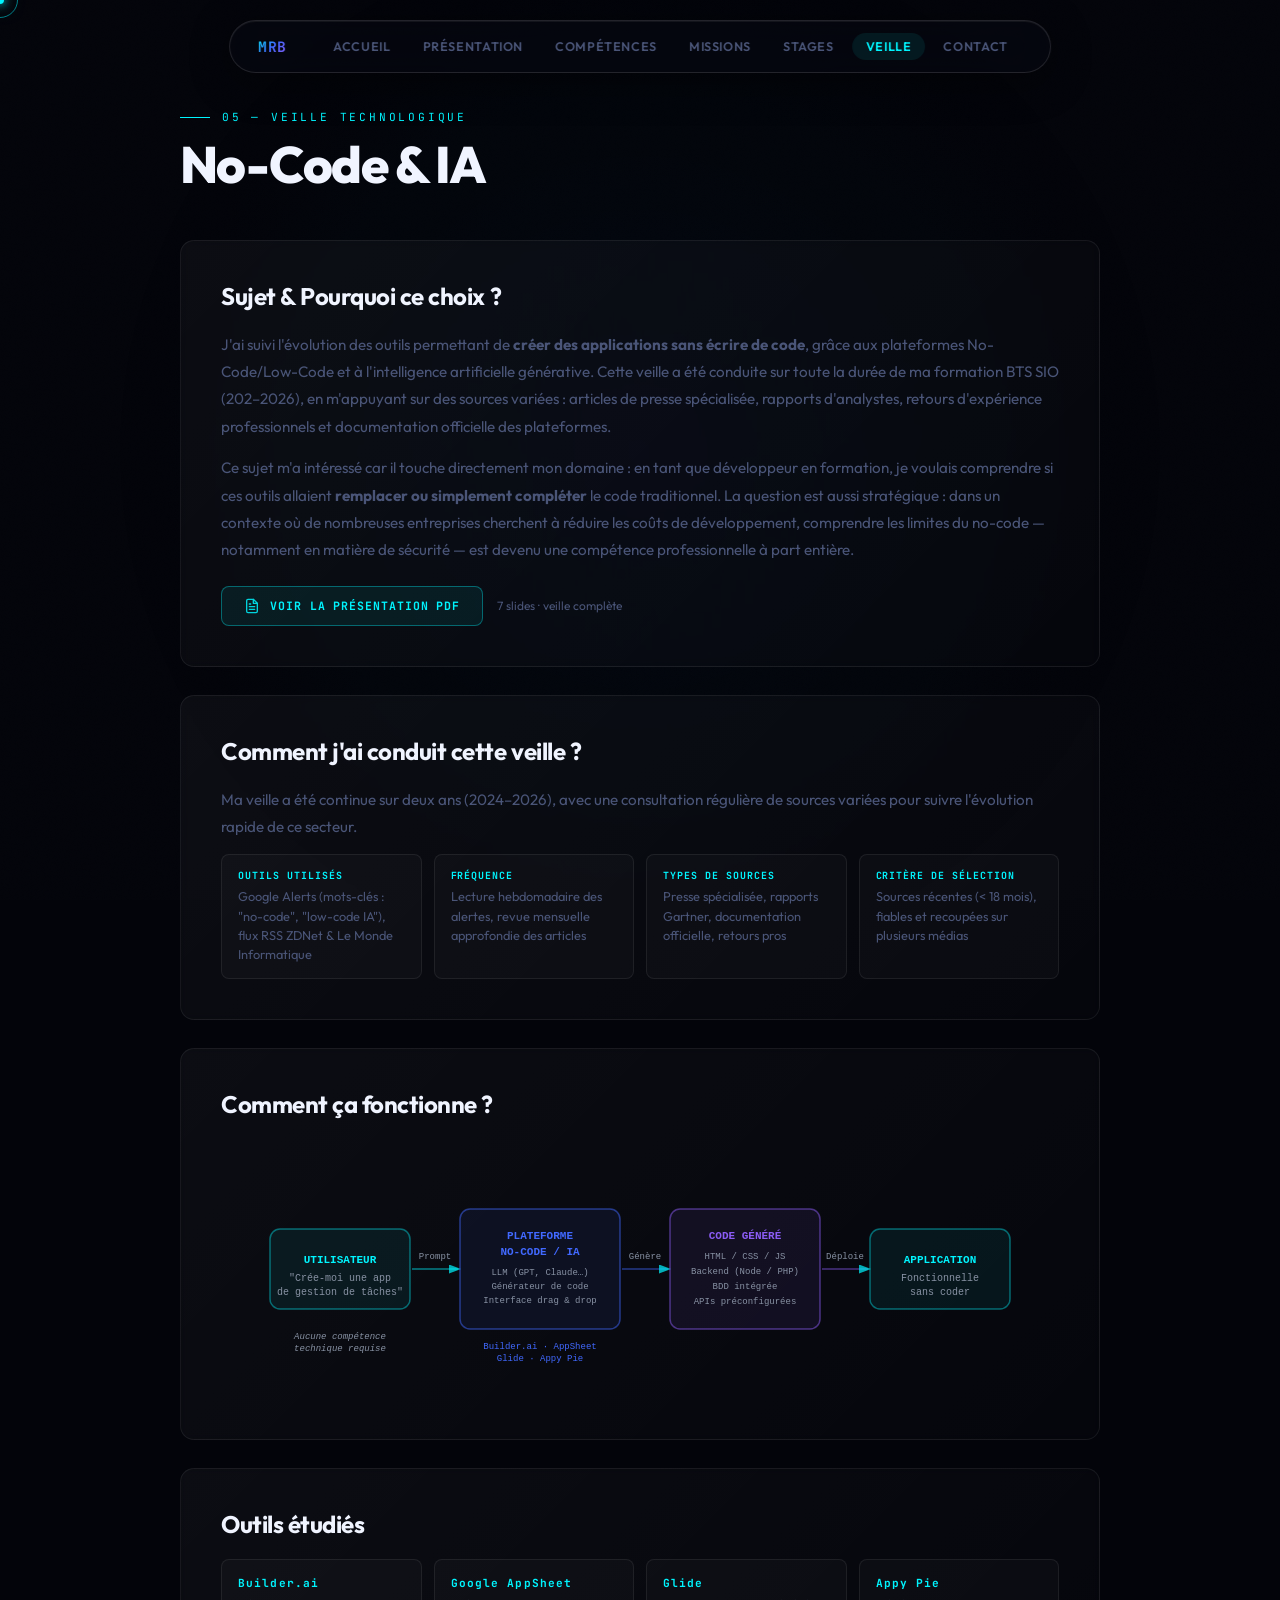
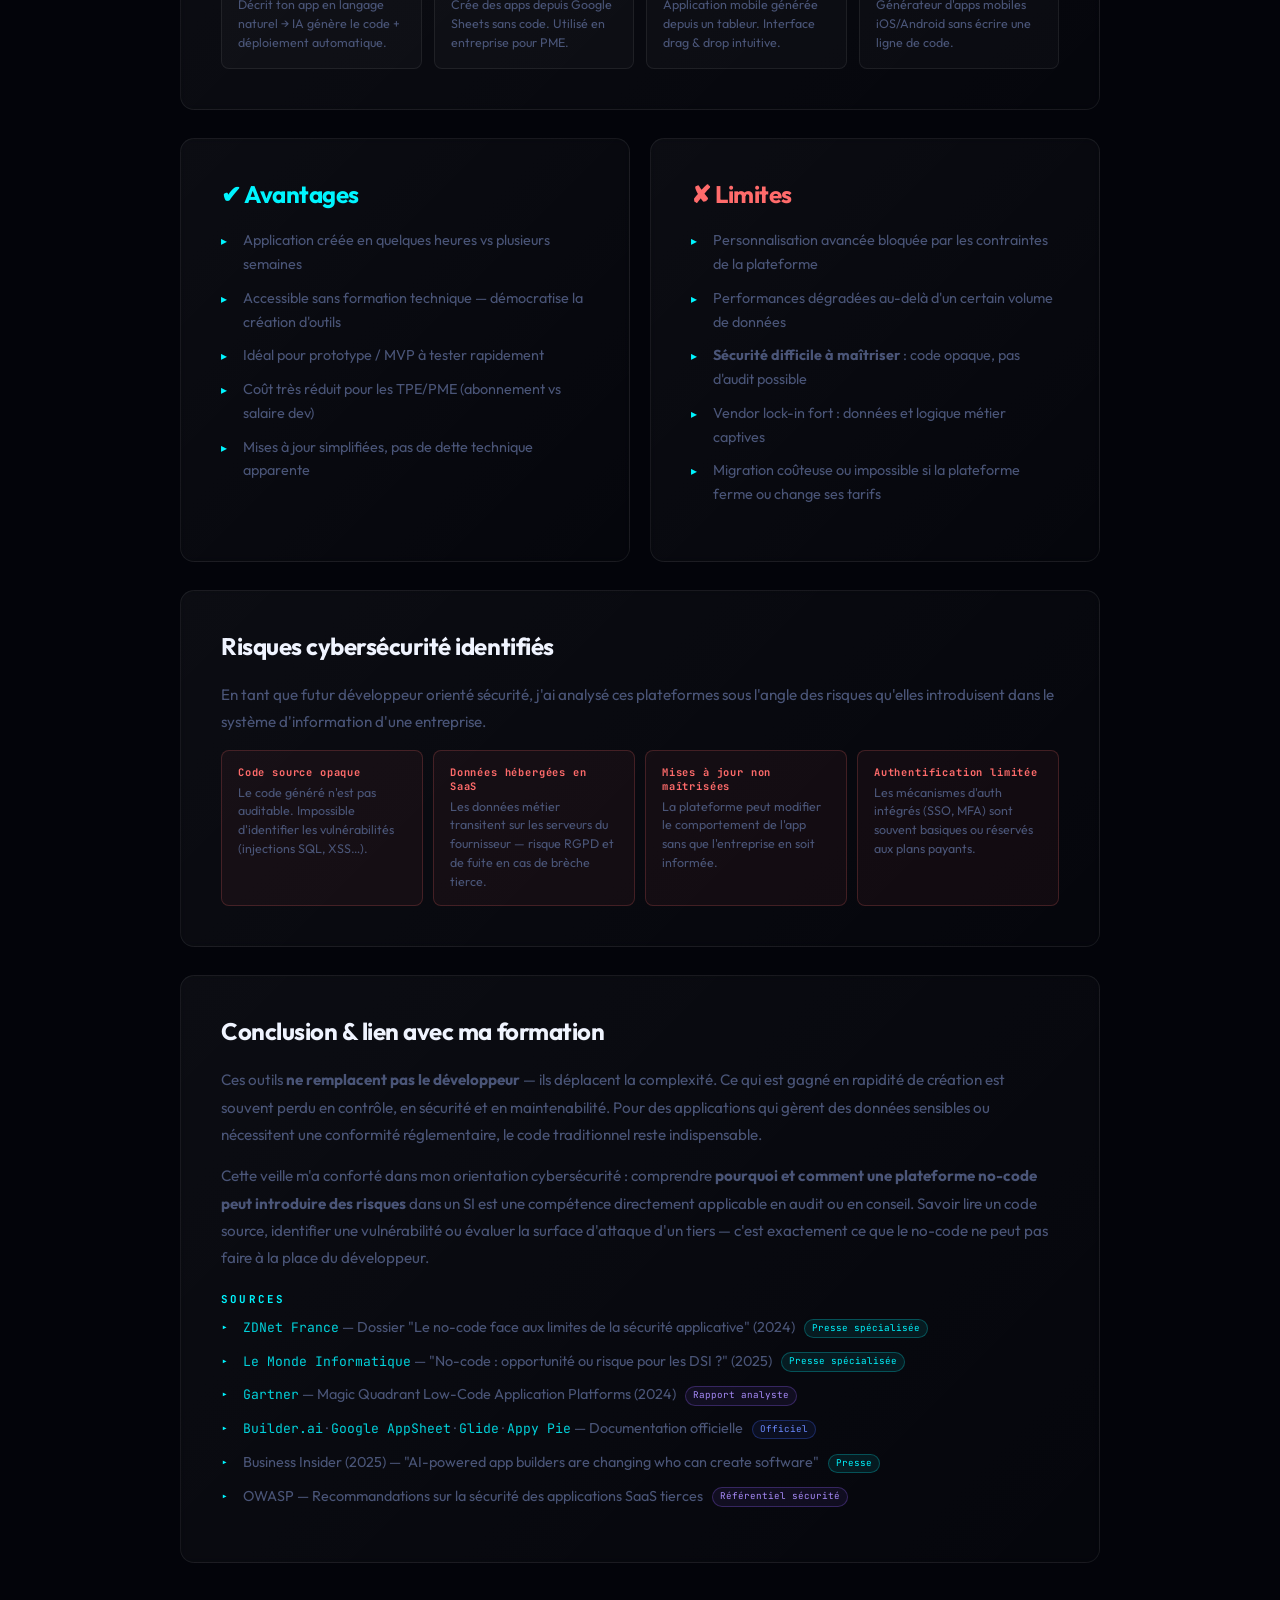
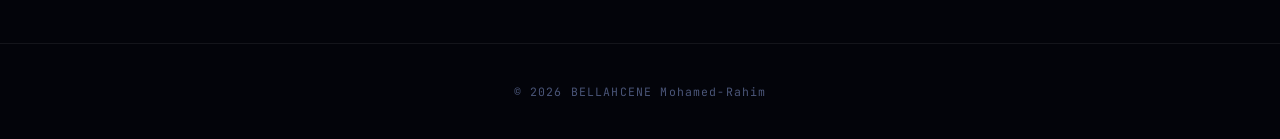
<file: veille.html>
<!DOCTYPE html>
<html lang="fr">
<head>
<meta charset="UTF-8">
<meta name="viewport" content="width=device-width, initial-scale=1.0">
<title>Veille technologique — MRB Portfolio</title>
<link rel="stylesheet" href="style.css">
<style>
.veille-schema{width:100%;max-width:760px;margin:20px auto 0;display:block;}
.veille-intro{font-size:0.9rem;color:var(--muted);line-height:1.8;margin-bottom:6px;}
.outils-grid{display:grid;grid-template-columns:repeat(auto-fit,minmax(160px,1fr));gap:12px;margin-top:6px;}
.outil-card{background:rgba(255,255,255,0.025);border:1px solid var(--border);border-radius:var(--radius-sm);padding:16px;transition:border-color 0.2s;}
.outil-card:hover{border-color:rgba(0,245,255,0.3);}
.outil-name{font-family:'JetBrains Mono',monospace;font-size:0.7rem;font-weight:700;color:var(--cyan);letter-spacing:0.1em;margin-bottom:6px;}
.outil-desc{font-size:0.78rem;color:var(--muted);line-height:1.5;}
.two-col{display:grid;grid-template-columns:1fr 1fr;gap:20px;}
@media(max-width:600px){.two-col{grid-template-columns:1fr;}}
.oral-badge{display:inline-block;font-family:'JetBrains Mono',monospace;font-size:0.6rem;padding:3px 10px;border-radius:100px;border:1px solid var(--cyan);color:var(--cyan);background:rgba(0,245,255,0.06);margin-bottom:12px;}

/* ─── PDF BUTTON ─── */
.pdf-trigger-wrap {
  display: flex;
  align-items: center;
  gap: 14px;
  margin-top: 22px;
  flex-wrap: wrap;
}

.btn-pdf {
  display: inline-flex;
  align-items: center;
  gap: 10px;
  padding: 11px 22px;
  background: rgba(0,245,255,0.07);
  border: 1px solid rgba(0,245,255,0.35);
  border-radius: 8px;
  color: #00f5ff;
  font-family: 'JetBrains Mono', monospace;
  font-size: 0.72rem;
  font-weight: 700;
  letter-spacing: 0.08em;
  text-transform: uppercase;
  cursor: pointer;
  transition: background 0.2s, border-color 0.2s, transform 0.15s, box-shadow 0.2s;
  text-decoration: none;
}
.btn-pdf:hover {
  background: rgba(0,245,255,0.14);
  border-color: rgba(0,245,255,0.7);
  transform: translateY(-1px);
  box-shadow: 0 4px 20px rgba(0,245,255,0.15);
}
.btn-pdf svg {
  flex-shrink: 0;
  opacity: 0.85;
}
.btn-pdf-hint {
  font-size: 0.75rem;
  color: var(--muted, #8892a4);
}

/* ─── MÉTHODE DE VEILLE ─── */
.methode-grid {
  display: grid;
  grid-template-columns: repeat(auto-fit, minmax(180px, 1fr));
  gap: 12px;
  margin-top: 14px;
}
.methode-item {
  background: rgba(255,255,255,0.025);
  border: 1px solid var(--border);
  border-radius: var(--radius-sm);
  padding: 14px 16px;
  transition: border-color 0.2s;
}
.methode-item:hover { border-color: rgba(0,245,255,0.25); }
.methode-label {
  font-family: 'JetBrains Mono', monospace;
  font-size: 0.62rem;
  font-weight: 700;
  color: var(--cyan);
  letter-spacing: 0.1em;
  text-transform: uppercase;
  margin-bottom: 5px;
}
.methode-val {
  font-size: 0.8rem;
  color: var(--muted);
  line-height: 1.5;
}

/* ─── SOURCES ─── */
.sources-list {
  list-style: none;
  padding: 0;
  margin: 10px 0 0;
  display: flex;
  flex-direction: column;
  gap: 10px;
}
.sources-list li {
  display: flex;
  align-items: flex-start;
  gap: 12px;
  font-size: 0.82rem;
  color: var(--muted);
  line-height: 1.5;
}
.sources-list li::before {
  content: '›';
  color: var(--cyan);
  font-family: 'JetBrains Mono', monospace;
  font-weight: 700;
  flex-shrink: 0;
  margin-top: 1px;
}
.sources-list a {
  color: var(--cyan);
  text-decoration: none;
  opacity: 0.85;
}
.sources-list a:hover { opacity: 1; text-decoration: underline; }
.source-type {
  display: inline-block;
  font-family: 'JetBrains Mono', monospace;
  font-size: 0.58rem;
  padding: 1px 7px;
  border-radius: 100px;
  margin-left: 6px;
  vertical-align: middle;
}
.st-press { background: rgba(0,245,255,0.08); border: 1px solid rgba(0,245,255,0.25); color: #00f5ff; }
.st-officiel { background: rgba(65,105,255,0.08); border: 1px solid rgba(65,105,255,0.3); color: #6b8aff; }
.st-analyse { background: rgba(139,92,246,0.08); border: 1px solid rgba(139,92,246,0.3); color: #a78bfa; }
.st-veille { background: rgba(251,191,36,0.08); border: 1px solid rgba(251,191,36,0.3); color: #fbbf24; }

/* ─── MODAL OVERLAY ─── */
.pdf-modal-backdrop {
  position: fixed;
  inset: 0;
  z-index: 9000;
  background: rgba(0,0,0,0.82);
  backdrop-filter: blur(6px);
  display: flex;
  align-items: center;
  justify-content: center;
  opacity: 0;
  pointer-events: none;
  transition: opacity 0.25s ease;
}
.pdf-modal-backdrop.is-open {
  opacity: 1;
  pointer-events: all;
}
.pdf-modal {
  position: relative;
  width: min(900px, 94vw);
  height: min(88vh, 820px);
  background: #0d1117;
  border: 1px solid rgba(0,245,255,0.2);
  border-radius: 14px;
  overflow: hidden;
  display: flex;
  flex-direction: column;
  box-shadow: 0 30px 80px rgba(0,0,0,0.6), 0 0 0 1px rgba(0,245,255,0.06);
  transform: translateY(18px) scale(0.97);
  transition: transform 0.28s cubic-bezier(.22,1,.36,1);
}
.pdf-modal-backdrop.is-open .pdf-modal {
  transform: translateY(0) scale(1);
}
.pdf-modal-header {
  display: flex;
  align-items: center;
  justify-content: space-between;
  padding: 12px 18px;
  border-bottom: 1px solid rgba(255,255,255,0.06);
  background: rgba(0,245,255,0.03);
  flex-shrink: 0;
}
.pdf-modal-title {
  font-family: 'JetBrains Mono', monospace;
  font-size: 0.7rem;
  font-weight: 700;
  color: #00f5ff;
  letter-spacing: 0.1em;
  text-transform: uppercase;
  display: flex;
  align-items: center;
  gap: 8px;
}
.pdf-modal-title::before {
  content: '';
  display: inline-block;
  width: 6px;
  height: 6px;
  border-radius: 50%;
  background: #00f5ff;
  animation: blink 1.4s infinite;
}
@keyframes blink { 0%,100%{opacity:1} 50%{opacity:0.3} }
.pdf-modal-actions { display: flex; align-items: center; gap: 8px; }
.pdf-btn-close {
  width: 30px; height: 30px;
  border-radius: 6px;
  border: 1px solid rgba(255,255,255,0.1);
  background: rgba(255,255,255,0.04);
  color: #8892a4;
  cursor: pointer;
  display: flex; align-items: center; justify-content: center;
  transition: background 0.15s, color 0.15s;
}
.pdf-btn-close:hover { background: rgba(255,80,80,0.15); color: #ff6b6b; border-color: rgba(255,80,80,0.3); }
.pdf-btn-dl {
  display: inline-flex; align-items: center; gap: 6px;
  padding: 5px 12px;
  border-radius: 6px;
  border: 1px solid rgba(0,245,255,0.25);
  background: rgba(0,245,255,0.06);
  color: #00f5ff;
  font-family: 'JetBrains Mono', monospace;
  font-size: 0.62rem; font-weight: 700; letter-spacing: 0.07em; text-transform: uppercase;
  cursor: pointer; text-decoration: none;
  transition: background 0.15s;
}
.pdf-btn-dl:hover { background: rgba(0,245,255,0.14); }
.pdf-modal-body { flex: 1; overflow: hidden; }
.pdf-modal-body iframe { width: 100%; height: 100%; border: none; display: block; }
.pdf-slide-info { font-family: 'JetBrains Mono', monospace; font-size: 0.6rem; color: rgba(0,245,255,0.5); letter-spacing: 0.05em; }

/* ─── RISQUES CYBERSEC ─── */
.risques-grid {
  display: grid;
  grid-template-columns: repeat(auto-fit, minmax(200px, 1fr));
  gap: 10px;
  margin-top: 14px;
}
.risque-card {
  background: rgba(255,107,107,0.05);
  border: 1px solid rgba(255,107,107,0.2);
  border-radius: var(--radius-sm);
  padding: 14px 16px;
  transition: border-color 0.2s;
}
.risque-card:hover { border-color: rgba(255,107,107,0.4); }
.risque-title {
  font-family: 'JetBrains Mono', monospace;
  font-size: 0.65rem;
  font-weight: 700;
  color: #ff6b6b;
  letter-spacing: 0.08em;
  margin-bottom: 5px;
}
.risque-desc { font-size: 0.78rem; color: var(--muted); line-height: 1.5; }
</style>
</head>
<body>
<div id="cursor-dot"></div>
<div id="cursor-ring"></div>
<canvas id="bg-canvas"></canvas>
<div id="loader">
  <div class="loader-logo">VEILLE</div>
  <div class="loader-progress"><div class="loader-fill" id="loader-fill"></div></div>
  <div class="loader-pct" id="loader-pct">0%</div>
</div>
<header class="navbar">
  <div class="logo"><a href="index.html">MRB</a></div>
  <nav class="nav-links">
    <a href="index.html">Accueil</a>
    <a href="presentation.html">Présentation</a>
    <a href="competences.html">Compétences</a>
    <a href="missions.html">Missions</a>
    <a href="stages.html">Stages</a>
    <a href="veille.html">Veille</a>
    <a href="contact.html">Contact</a>
  </nav>
</header>

<div class="page-wrap">

  <div class="section-header reveal">
    <div class="section-eyebrow">05 — Veille technologique</div>
    <h1 class="section-title">No-Code &amp; IA</h1>
  </div>

  <!-- BLOC 1 : Sujet -->
  <div class="glass reveal reveal-delay-1">
    <h2>Sujet &amp; Pourquoi ce choix ?</h2>
    <p class="veille-intro">
      J'ai suivi l'évolution des outils permettant de <strong>créer des applications sans écrire de code</strong>,
      grâce aux plateformes No-Code/Low-Code et à l'intelligence artificielle générative.
      Cette veille a été conduite sur toute la durée de ma formation BTS SIO (202–2026),
      en m'appuyant sur des sources variées : articles de presse spécialisée, rapports d'analystes,
      retours d'expérience professionnels et documentation officielle des plateformes.
    </p>
    <p class="veille-intro">
      Ce sujet m'a intéressé car il touche directement mon domaine : en tant que développeur en formation,
      je voulais comprendre si ces outils allaient <strong>remplacer ou simplement compléter</strong> le code traditionnel.
      La question est aussi stratégique : dans un contexte où de nombreuses entreprises cherchent
      à réduire les coûts de développement, comprendre les limites du no-code — notamment en matière de sécurité —
      est devenu une compétence professionnelle à part entière.
    </p>

    <div class="pdf-trigger-wrap">
      <button class="btn-pdf" id="openPdfBtn" onclick="openPdfModal()">
        <svg width="16" height="16" viewBox="0 0 24 24" fill="none" stroke="currentColor" stroke-width="2" stroke-linecap="round" stroke-linejoin="round">
          <path d="M14 2H6a2 2 0 0 0-2 2v16a2 2 0 0 0 2 2h12a2 2 0 0 0 2-2V8z"/>
          <polyline points="14 2 14 8 20 8"/>
          <line x1="16" y1="13" x2="8" y2="13"/>
          <line x1="16" y1="17" x2="8" y2="17"/>
          <polyline points="10 9 9 9 8 9"/>
        </svg>
        Voir la présentation PDF
      </button>
      <span class="btn-pdf-hint">7 slides · veille complète</span>
    </div>
  </div>

  <!-- BLOC 1b : Méthode de veille -->
  <div class="glass reveal reveal-delay-2">
    <h2>Comment j'ai conduit cette veille ?</h2>
    <p class="veille-intro">
      Ma veille a été continue sur deux ans (2024–2026), avec une consultation régulière de sources variées
      pour suivre l'évolution rapide de ce secteur.
    </p>
    <div class="methode-grid">
      <div class="methode-item">
        <div class="methode-label">Outils utilisés</div>
        <div class="methode-val">Google Alerts (mots-clés : "no-code", "low-code IA"), flux RSS ZDNet &amp; Le Monde Informatique</div>
      </div>
      <div class="methode-item">
        <div class="methode-label">Fréquence</div>
        <div class="methode-val">Lecture hebdomadaire des alertes, revue mensuelle approfondie des articles</div>
      </div>
      <div class="methode-item">
        <div class="methode-label">Types de sources</div>
        <div class="methode-val">Presse spécialisée, rapports Gartner, documentation officielle, retours pros</div>
      </div>
      <div class="methode-item">
        <div class="methode-label">Critère de sélection</div>
        <div class="methode-val">Sources récentes (&lt; 18 mois), fiables et recoupées sur plusieurs médias</div>
      </div>
    </div>
  </div>

  <!-- BLOC 2 : Schéma de fonctionnement -->
  <div class="glass reveal reveal-delay-2">
    <h2>Comment ça fonctionne ?</h2>

    <svg class="veille-schema" viewBox="0 0 760 260" xmlns="http://www.w3.org/2000/svg" style="font-family:monospace;">
      <defs>
        <marker id="arr" markerWidth="8" markerHeight="8" refX="6" refY="3" orient="auto">
          <path d="M0,0 L0,6 L8,3 z" fill="#00f5ff" opacity="0.7"/>
        </marker>
      </defs>
      <rect x="10" y="90" width="140" height="80" rx="10" fill="rgba(0,245,255,0.06)" stroke="#00f5ff" stroke-width="1.5" stroke-opacity="0.4"/>
      <text x="80" y="124" text-anchor="middle" fill="#00f5ff" font-size="11" font-weight="bold">UTILISATEUR</text>
      <text x="80" y="142" text-anchor="middle" fill="#8892a4" font-size="10">"Crée-moi une app</text>
      <text x="80" y="156" text-anchor="middle" fill="#8892a4" font-size="10">de gestion de tâches"</text>
      <line x1="152" y1="130" x2="198" y2="130" stroke="#00f5ff" stroke-width="1.5" stroke-opacity="0.5" marker-end="url(#arr)"/>
      <text x="175" y="120" text-anchor="middle" fill="#8892a4" font-size="9">Prompt</text>
      <rect x="200" y="70" width="160" height="120" rx="10" fill="rgba(65,105,255,0.08)" stroke="#4169ff" stroke-width="1.5" stroke-opacity="0.5"/>
      <text x="280" y="100" text-anchor="middle" fill="#4169ff" font-size="11" font-weight="bold">PLATEFORME</text>
      <text x="280" y="116" text-anchor="middle" fill="#4169ff" font-size="11" font-weight="bold">NO-CODE / IA</text>
      <text x="280" y="136" text-anchor="middle" fill="#8892a4" font-size="9">LLM (GPT, Claude…)</text>
      <text x="280" y="150" text-anchor="middle" fill="#8892a4" font-size="9">Générateur de code</text>
      <text x="280" y="164" text-anchor="middle" fill="#8892a4" font-size="9">Interface drag &amp; drop</text>
      <line x1="362" y1="130" x2="408" y2="130" stroke="#4169ff" stroke-width="1.5" stroke-opacity="0.5" marker-end="url(#arr)"/>
      <text x="385" y="120" text-anchor="middle" fill="#8892a4" font-size="9">Génère</text>
      <rect x="410" y="70" width="150" height="120" rx="10" fill="rgba(139,92,246,0.08)" stroke="#8b5cf6" stroke-width="1.5" stroke-opacity="0.5"/>
      <text x="485" y="100" text-anchor="middle" fill="#8b5cf6" font-size="11" font-weight="bold">CODE GÉNÉRÉ</text>
      <text x="485" y="120" text-anchor="middle" fill="#8892a4" font-size="9">HTML / CSS / JS</text>
      <text x="485" y="135" text-anchor="middle" fill="#8892a4" font-size="9">Backend (Node / PHP)</text>
      <text x="485" y="150" text-anchor="middle" fill="#8892a4" font-size="9">BDD intégrée</text>
      <text x="485" y="165" text-anchor="middle" fill="#8892a4" font-size="9">APIs préconfigurées</text>
      <line x1="562" y1="130" x2="608" y2="130" stroke="#8b5cf6" stroke-width="1.5" stroke-opacity="0.5" marker-end="url(#arr)"/>
      <text x="585" y="120" text-anchor="middle" fill="#8892a4" font-size="9">Déploie</text>
      <rect x="610" y="90" width="140" height="80" rx="10" fill="rgba(0,245,255,0.06)" stroke="#00f5ff" stroke-width="1.5" stroke-opacity="0.4"/>
      <text x="680" y="124" text-anchor="middle" fill="#00f5ff" font-size="11" font-weight="bold">APPLICATION</text>
      <text x="680" y="142" text-anchor="middle" fill="#8892a4" font-size="10">Fonctionnelle</text>
      <text x="680" y="156" text-anchor="middle" fill="#8892a4" font-size="10">sans coder</text>
      <text x="80" y="200" text-anchor="middle" fill="#8892a4" font-size="9" font-style="italic">Aucune compétence</text>
      <text x="80" y="212" text-anchor="middle" fill="#8892a4" font-size="9" font-style="italic">technique requise</text>
      <text x="280" y="210" text-anchor="middle" fill="#4169ff" font-size="9">Builder.ai · AppSheet</text>
      <text x="280" y="222" text-anchor="middle" fill="#4169ff" font-size="9">Glide · Appy Pie</text>
    </svg>
  </div>

  <!-- BLOC 3 : Outils étudiés -->
  <div class="glass reveal reveal-delay-3">
    <h2>Outils étudiés</h2>
    <div class="outils-grid">
      <div class="outil-card">
        <div class="outil-name">Builder.ai</div>
        <div class="outil-desc">Décrit ton app en langage naturel → IA génère le code + déploiement automatique.</div>
      </div>
      <div class="outil-card">
        <div class="outil-name">Google AppSheet</div>
        <div class="outil-desc">Crée des apps depuis Google Sheets sans code. Utilisé en entreprise pour PME.</div>
      </div>
      <div class="outil-card">
        <div class="outil-name">Glide</div>
        <div class="outil-desc">Application mobile générée depuis un tableur. Interface drag &amp; drop intuitive.</div>
      </div>
      <div class="outil-card">
        <div class="outil-name">Appy Pie</div>
        <div class="outil-desc">Générateur d'apps mobiles iOS/Android sans écrire une ligne de code.</div>
      </div>
    </div>
  </div>

  <!-- BLOC 4 : Avantages / Limites -->
  <div class="reveal reveal-delay-4">
    <div class="two-col">
      <div class="glass" style="transform:none;">
        <h2 style="color:#00f5ff;">✔ Avantages</h2>
        <ul>
          <li>Application créée en quelques heures vs plusieurs semaines</li>
          <li>Accessible sans formation technique — démocratise la création d'outils</li>
          <li>Idéal pour prototype / MVP à tester rapidement</li>
          <li>Coût très réduit pour les TPE/PME (abonnement vs salaire dev)</li>
          <li>Mises à jour simplifiées, pas de dette technique apparente</li>
        </ul>
      </div>
      <div class="glass" style="transform:none;">
        <h2 style="color:#ff6b6b;">✘ Limites</h2>
        <ul>
          <li>Personnalisation avancée bloquée par les contraintes de la plateforme</li>
          <li>Performances dégradées au-delà d'un certain volume de données</li>
          <li><strong>Sécurité difficile à maîtriser</strong> : code opaque, pas d'audit possible</li>
          <li>Vendor lock-in fort : données et logique métier captives</li>
          <li>Migration coûteuse ou impossible si la plateforme ferme ou change ses tarifs</li>
        </ul>
      </div>
    </div>
  </div>

  <!-- BLOC 5 : Risques cybersécurité (NOUVEAU) -->
  <div class="glass reveal reveal-delay-5">
    <h2>Risques cybersécurité identifiés</h2>
    <p class="veille-intro">
      En tant que futur développeur orienté sécurité, j'ai analysé ces plateformes sous l'angle des risques
      qu'elles introduisent dans le système d'information d'une entreprise.
    </p>
    <div class="risques-grid">
      <div class="risque-card">
        <div class="risque-title">Code source opaque</div>
        <div class="risque-desc">Le code généré n'est pas auditable. Impossible d'identifier les vulnérabilités (injections SQL, XSS…).</div>
      </div>
      <div class="risque-card">
        <div class="risque-title">Données hébergées en SaaS</div>
        <div class="risque-desc">Les données métier transitent sur les serveurs du fournisseur — risque RGPD et de fuite en cas de brèche tierce.</div>
      </div>
      <div class="risque-card">
        <div class="risque-title">Mises à jour non maîtrisées</div>
        <div class="risque-desc">La plateforme peut modifier le comportement de l'app sans que l'entreprise en soit informée.</div>
      </div>
      <div class="risque-card">
        <div class="risque-title">Authentification limitée</div>
        <div class="risque-desc">Les mécanismes d'auth intégrés (SSO, MFA) sont souvent basiques ou réservés aux plans payants.</div>
      </div>
    </div>
  </div>

  <!-- BLOC 6 : Conclusion -->
  <div class="glass reveal reveal-delay-5">
    <h2>Conclusion &amp; lien avec ma formation</h2>
    <p>
      Ces outils <strong>ne remplacent pas le développeur</strong> — ils déplacent la complexité.
      Ce qui est gagné en rapidité de création est souvent perdu en contrôle, en sécurité et en maintenabilité.
      Pour des applications qui gèrent des données sensibles ou nécessitent une conformité réglementaire,
      le code traditionnel reste indispensable.
    </p>
    <p>
      Cette veille m'a conforté dans mon orientation cybersécurité : comprendre <strong>pourquoi et comment
      une plateforme no-code peut introduire des risques</strong> dans un SI est une compétence directement
      applicable en audit ou en conseil. Savoir lire un code source, identifier une vulnérabilité ou
      évaluer la surface d'attaque d'un tiers — c'est exactement ce que le no-code ne peut pas faire à la place du développeur.
    </p>

    <h3 style="margin-top:20px;">Sources</h3>
    <ul class="sources-list">
      <li>
        <span>
          <a href="https://www.zdnet.fr" target="_blank">ZDNet France</a> — Dossier "Le no-code face aux limites de la sécurité applicative" (2024)
          <span class="source-type st-press">Presse spécialisée</span>
        </span>
      </li>
      <li>
        <span>
          <a href="https://www.lemondeinformatique.fr" target="_blank">Le Monde Informatique</a> — "No-code : opportunité ou risque pour les DSI ?" (2025)
          <span class="source-type st-press">Presse spécialisée</span>
        </span>
      </li>
      <li>
        <span>
          <a href="https://www.gartner.com" target="_blank">Gartner</a> — Magic Quadrant Low-Code Application Platforms (2024)
          <span class="source-type st-analyse">Rapport analyste</span>
        </span>
      </li>
      <li>
        <span>
          <a href="https://www.builder.ai" target="_blank">Builder.ai</a> · <a href="https://www.appsheet.com" target="_blank">Google AppSheet</a> · <a href="https://www.glideapps.com" target="_blank">Glide</a> · <a href="https://www.appypie.com" target="_blank">Appy Pie</a> — Documentation officielle
          <span class="source-type st-officiel">Officiel</span>
        </span>
      </li>
      <li>
        <span>
          Business Insider (2025) — "AI-powered app builders are changing who can create software"
          <span class="source-type st-press">Presse</span>
        </span>
      </li>
      <li>
        <span>
          OWASP — Recommandations sur la sécurité des applications SaaS tierces
          <span class="source-type st-analyse">Référentiel sécurité</span>
        </span>
      </li>
    </ul>
  </div>

</div>

<footer>© 2026 BELLAHCENE Mohamed-Rahim</footer>

<!-- ─── PDF MODAL ─── -->
<div class="pdf-modal-backdrop" id="pdfModalBackdrop" onclick="closePdfOnBackdrop(event)">
  <div class="pdf-modal" id="pdfModal">
    <div class="pdf-modal-header">
      <div class="pdf-modal-title">Veille Technologique — Présentation PDF</div>
      <div class="pdf-modal-actions">
        <span class="pdf-slide-info">7 slides</span>
        <a class="pdf-btn-dl" href="Veille_Technologique___La_Création_d_Applications_Sans_Coder__1_.pdf" download title="Télécharger">
          <svg width="12" height="12" viewBox="0 0 24 24" fill="none" stroke="currentColor" stroke-width="2.5" stroke-linecap="round" stroke-linejoin="round">
            <path d="M21 15v4a2 2 0 0 1-2 2H5a2 2 0 0 1-2-2v-4"/>
            <polyline points="7 10 12 15 17 10"/>
            <line x1="12" y1="15" x2="12" y2="3"/>
          </svg>
          Télécharger
        </a>
        <button class="pdf-btn-close" onclick="closePdfModal()" title="Fermer">
          <svg width="14" height="14" viewBox="0 0 24 24" fill="none" stroke="currentColor" stroke-width="2.5" stroke-linecap="round" stroke-linejoin="round">
            <line x1="18" y1="6" x2="6" y2="18"/>
            <line x1="6" y1="6" x2="18" y2="18"/>
          </svg>
        </button>
      </div>
    </div>
    <div class="pdf-modal-body">
      <iframe id="pdfIframe" src="" title="Veille Technologique PDF" loading="lazy"></iframe>
    </div>
  </div>
</div>

<script>
  const PDF_SRC = "Veille_Technologique___La_Création_d_Applications_Sans_Coder__1_.pdf";
  function openPdfModal() {
    const backdrop = document.getElementById('pdfModalBackdrop');
    const iframe = document.getElementById('pdfIframe');
    if (!iframe.src || iframe.src === window.location.href) iframe.src = PDF_SRC;
    backdrop.classList.add('is-open');
    document.body.style.overflow = 'hidden';
  }
  function closePdfModal() {
    document.getElementById('pdfModalBackdrop').classList.remove('is-open');
    document.body.style.overflow = '';
  }
  function closePdfOnBackdrop(e) {
    if (e.target === document.getElementById('pdfModalBackdrop')) closePdfModal();
  }
  document.addEventListener('keydown', function(e) { if (e.key === 'Escape') closePdfModal(); });
</script>

<script src="main.js"></script>
</body>
</html>
</file>
<file: style.css>
@import url('https://fonts.googleapis.com/css2?family=Outfit:wght@300;400;500;600;700;800;900&family=JetBrains+Mono:ital,wght@0,300;0,400;0,700;1,400&display=swap');

/* ═══════════════════════════════════════════════════
   VARIABLES
═══════════════════════════════════════════════════ */
:root {
  --bg:       #03040a;
  --bg1:      #060810;
  --bg2:      #090c18;
  --surface:  #0c1020;
  --surface2: #101525;
  --border:   rgba(255,255,255,0.07);
  --border2:  rgba(255,255,255,0.12);

  --cyan:    #00f5ff;
  --blue:    #4169ff;
  --violet:  #8b5cf6;
  --pink:    #f472b6;
  --white:   #f0f4ff;
  --muted:   #4a5578;
  --muted2:  #2a3050;

  --grad: linear-gradient(135deg, var(--cyan), var(--blue), var(--violet));
  --grad2: linear-gradient(135deg, var(--blue), var(--violet), var(--pink));

  --glow-cyan:   0 0 30px rgba(0,245,255,0.25), 0 0 60px rgba(0,245,255,0.1);
  --glow-blue:   0 0 30px rgba(65,105,255,0.3);
  --glow-strong: 0 0 60px rgba(0,245,255,0.4), 0 0 120px rgba(65,105,255,0.2);

  --radius: 14px;
  --radius-sm: 8px;
}

/* ═══════════════════════════════════════════════════
   RESET & BASE
═══════════════════════════════════════════════════ */
*, *::before, *::after { box-sizing: border-box; margin: 0; padding: 0; }
html { scroll-behavior: smooth; font-size: 16px; }

body {
  font-family: 'Outfit', sans-serif;
  background: var(--bg);
  color: var(--white);
  overflow-x: hidden;
  cursor: none;
}

/* ═══════════════════════════════════════════════════
   CUSTOM CURSOR
═══════════════════════════════════════════════════ */
#cursor-dot {
  width: 8px; height: 8px;
  background: var(--cyan);
  border-radius: 50%;
  position: fixed;
  pointer-events: none;
  z-index: 9999;
  transform: translate(-50%, -50%);
  transition: width 0.2s, height 0.2s, background 0.2s;
  box-shadow: 0 0 10px var(--cyan), 0 0 20px rgba(0,245,255,0.5);
}
#cursor-ring {
  width: 36px; height: 36px;
  border: 1.5px solid rgba(0,245,255,0.5);
  border-radius: 50%;
  position: fixed;
  pointer-events: none;
  z-index: 9998;
  transform: translate(-50%, -50%);
  transition: transform 0.12s ease-out, width 0.25s, height 0.25s, border-color 0.25s;
}
body:has(a:hover) #cursor-dot,
body:has(button:hover) #cursor-dot { width: 14px; height: 14px; }
body:has(a:hover) #cursor-ring,
body:has(button:hover) #cursor-ring { width: 56px; height: 56px; border-color: var(--cyan); }

/* ═══════════════════════════════════════════════════
   CANVAS BACKGROUND
═══════════════════════════════════════════════════ */
#bg-canvas {
  position: fixed;
  inset: 0;
  z-index: 0;
  opacity: 0.7;
}

/* ═══════════════════════════════════════════════════
   NOISE GRAIN OVERLAY
═══════════════════════════════════════════════════ */
body::after {
  content: '';
  position: fixed;
  inset: 0;
  background-image: url("data:image/svg+xml,%3Csvg viewBox='0 0 256 256' xmlns='http://www.w3.org/2000/svg'%3E%3Cfilter id='noise'%3E%3CfeTurbulence type='fractalNoise' baseFrequency='0.9' numOctaves='4' stitchTiles='stitch'/%3E%3C/filter%3E%3Crect width='100%25' height='100%25' filter='url(%23noise)' opacity='0.04'/%3E%3C/svg%3E");
  background-size: 200px 200px;
  pointer-events: none;
  z-index: 1;
  opacity: 0.4;
}

/* ═══════════════════════════════════════════════════
   LOADER
═══════════════════════════════════════════════════ */
#loader {
  position: fixed;
  inset: 0;
  background: var(--bg);
  z-index: 10000;
  display: flex;
  flex-direction: column;
  align-items: center;
  justify-content: center;
  gap: 32px;
  transition: opacity 0.6s ease, visibility 0.6s;
}
#loader.out { opacity: 0; visibility: hidden; }

.loader-logo {
  font-family: 'JetBrains Mono', monospace;
  font-size: 1.4rem;
  font-weight: 700;
  background: var(--grad);
  -webkit-background-clip: text;
  -webkit-text-fill-color: transparent;
  background-clip: text;
  letter-spacing: 0.1em;
}

.loader-progress {
  width: 200px;
  height: 2px;
  background: var(--muted2);
  border-radius: 1px;
  overflow: hidden;
}
.loader-fill {
  height: 100%;
  background: var(--grad);
  border-radius: 1px;
  width: 0%;
  transition: width 0.05s linear;
}

.loader-pct {
  font-family: 'JetBrains Mono', monospace;
  font-size: 0.75rem;
  color: var(--muted);
  letter-spacing: 0.15em;
}

/* ═══════════════════════════════════════════════════
   NAVBAR
═══════════════════════════════════════════════════ */
.navbar {
  position: fixed;
  top: 20px; left: 50%;
  transform: translateX(-50%);
  z-index: 500;
  display: flex;
  align-items: center;
  gap: 32px;
  padding: 12px 28px;
  background: rgba(6, 8, 16, 0.7);
  backdrop-filter: blur(20px);
  -webkit-backdrop-filter: blur(20px);
  border: 1px solid var(--border2);
  border-radius: 100px;
  box-shadow: 0 8px 40px rgba(0,0,0,0.4), inset 0 1px 0 rgba(255,255,255,0.06);
  white-space: nowrap;
}

.logo {
  font-family: 'JetBrains Mono', monospace;
  font-size: 0.9rem;
  font-weight: 700;
}
.logo a {
  text-decoration: none;
  background: var(--grad);
  -webkit-background-clip: text;
  -webkit-text-fill-color: transparent;
  background-clip: text;
  letter-spacing: 0.05em;
}

.nav-links {
  display: flex;
  gap: 4px;
}
.nav-links a {
  color: var(--muted);
  text-decoration: none;
  font-size: 0.78rem;
  font-weight: 600;
  letter-spacing: 0.05em;
  text-transform: uppercase;
  padding: 6px 14px;
  border-radius: 100px;
  transition: color 0.2s, background 0.2s;
}
.nav-links a:hover, .nav-links a.active {
  color: var(--cyan);
  background: rgba(0,245,255,0.08);
}

/* ═══════════════════════════════════════════════════
   SCROLL REVEAL
═══════════════════════════════════════════════════ */
.reveal {
  opacity: 0;
  transform: translateY(40px);
  transition: opacity 0.7s ease, transform 0.7s ease;
}
.reveal.visible {
  opacity: 1;
  transform: translateY(0);
}
.reveal-delay-1 { transition-delay: 0.1s; }
.reveal-delay-2 { transition-delay: 0.2s; }
.reveal-delay-3 { transition-delay: 0.3s; }
.reveal-delay-4 { transition-delay: 0.4s; }
.reveal-delay-5 { transition-delay: 0.5s; }

/* ═══════════════════════════════════════════════════
   HERO
═══════════════════════════════════════════════════ */
.hero {
  min-height: 100vh;
  display: flex;
  flex-direction: column;
  justify-content: center;
  align-items: flex-start;
  padding: 90px min(10vw, 120px) 60px;
  position: relative;
  z-index: 2;
}

.hero-eyebrow {
  font-family: 'JetBrains Mono', monospace;
  font-size: 0.75rem;
  color: var(--cyan);
  letter-spacing: 0.3em;
  text-transform: uppercase;
  margin-bottom: 24px;
  display: flex;
  align-items: center;
  gap: 14px;
  opacity: 0;
  animation: fadeUp 0.8s 0.3s ease forwards;
}
.hero-eyebrow::before {
  content: '';
  width: 50px; height: 1px;
  background: linear-gradient(90deg, transparent, var(--cyan));
}

.hero-name {
  font-size: clamp(3.5rem, 8vw, 7rem);
  font-weight: 900;
  line-height: 0.95;
  letter-spacing: -0.04em;
  margin-bottom: 8px;
  opacity: 0;
  animation: fadeUp 0.8s 0.5s ease forwards;
}

.hero-name-grad {
  background: var(--grad);
  -webkit-background-clip: text;
  -webkit-text-fill-color: transparent;
  background-clip: text;
  display: block;
}

.hero-title {
  font-size: clamp(1rem, 2.5vw, 1.6rem);
  font-weight: 300;
  color: var(--muted);
  margin-top: 24px;
  margin-bottom: 48px;
  letter-spacing: 0.02em;
  max-width: 520px;
  line-height: 1.6;
  opacity: 0;
  animation: fadeUp 0.8s 0.7s ease forwards;
}

.hero-title strong {
  color: var(--white);
  font-weight: 500;
}

.hero-cta {
  display: flex;
  gap: 16px;
  flex-wrap: wrap;
  opacity: 0;
  animation: fadeUp 0.8s 0.9s ease forwards;
}

/* ═══════════════════════════════════════════════════
   BUTTONS
═══════════════════════════════════════════════════ */
.btn {
  display: inline-flex;
  align-items: center;
  gap: 10px;
  padding: 14px 32px;
  font-family: 'Outfit', sans-serif;
  font-weight: 700;
  font-size: 0.875rem;
  letter-spacing: 0.05em;
  text-transform: uppercase;
  text-decoration: none;
  border: none;
  border-radius: 100px;
  cursor: none;
  transition: transform 0.25s, box-shadow 0.25s, opacity 0.25s;
  position: relative;
  overflow: hidden;
}
.btn::before {
  content: '';
  position: absolute;
  inset: 0;
  background: rgba(255,255,255,0.1);
  opacity: 0;
  transition: opacity 0.2s;
}
.btn:hover::before { opacity: 1; }
.btn:hover { transform: translateY(-3px); }
.btn:active { transform: translateY(-1px); }

.btn-glow {
  background: var(--grad);
  color: #fff;
  box-shadow: 0 4px 20px rgba(65,105,255,0.4);
}
.btn-glow:hover { box-shadow: 0 8px 40px rgba(65,105,255,0.6), 0 0 60px rgba(0,245,255,0.2); }

.btn-ghost {
  background: transparent;
  color: var(--white);
  border: 1px solid var(--border2);
}
.btn-ghost:hover { border-color: var(--cyan); color: var(--cyan); box-shadow: var(--glow-cyan); }

/* ═══════════════════════════════════════════════════
   PAGE WRAPPER
═══════════════════════════════════════════════════ */
.page-wrap {
  position: relative;
  z-index: 2;
  max-width: 1000px;
  margin: 0 auto;
  padding: 110px 40px 80px;
  display: flex;
  flex-direction: column;
  gap: 28px;
}

/* ═══════════════════════════════════════════════════
   SECTION HEADER
═══════════════════════════════════════════════════ */
.section-header {
  margin-bottom: 20px;
}
.section-eyebrow {
  font-family: 'JetBrains Mono', monospace;
  font-size: 0.7rem;
  color: var(--cyan);
  letter-spacing: 0.25em;
  text-transform: uppercase;
  display: flex;
  align-items: center;
  gap: 12px;
  margin-bottom: 14px;
}
.section-eyebrow::before {
  content: '';
  width: 30px; height: 1px;
  background: var(--cyan);
}
.section-title {
  font-size: clamp(2.2rem, 4vw, 3.6rem);
  font-weight: 800;
  letter-spacing: -0.03em;
  line-height: 1.05;
}

/* ═══════════════════════════════════════════════════
   GLASS CARD
═══════════════════════════════════════════════════ */
.glass {
  background: linear-gradient(135deg, rgba(255,255,255,0.04) 0%, rgba(255,255,255,0.01) 100%);
  border: 1px solid var(--border);
  border-radius: var(--radius);
  padding: 40px;
  position: relative;
  overflow: hidden;
  backdrop-filter: blur(4px);
  transition: border-color 0.35s, box-shadow 0.35s, transform 0.35s;
}
.glass::before {
  content: '';
  position: absolute;
  top: 0; left: 0; right: 0;
  height: 1px;
  background: linear-gradient(90deg, transparent 0%, rgba(0,245,255,0.4) 50%, transparent 100%);
  opacity: 0;
  transition: opacity 0.35s;
}
.glass:hover {
  border-color: rgba(0,245,255,0.2);
  box-shadow: 0 20px 60px rgba(0,0,0,0.4), 0 0 40px rgba(0,245,255,0.06);
  transform: translateY(-4px);
}
.glass:hover::before { opacity: 1; }

/* glowing corner accent */
.glass::after {
  content: '';
  position: absolute;
  bottom: -60px; right: -60px;
  width: 160px; height: 160px;
  background: radial-gradient(circle, rgba(65,105,255,0.12) 0%, transparent 70%);
  transition: opacity 0.35s;
  opacity: 0;
}
.glass:hover::after { opacity: 1; }

.glass h2 {
  font-size: 1.5rem;
  font-weight: 700;
  letter-spacing: -0.02em;
  margin-bottom: 20px;
  color: var(--white);
}
.glass h3 {
  font-family: 'JetBrains Mono', monospace;
  font-size: 0.68rem;
  color: var(--cyan);
  letter-spacing: 0.2em;
  text-transform: uppercase;
  margin: 24px 0 10px;
}
.glass h3:first-of-type { margin-top: 0; }
.glass p {
  color: var(--muted);
  line-height: 1.8;
  font-size: 0.95rem;
  margin-bottom: 14px;
}
.glass p:last-child { margin-bottom: 0; }
.glass a {
  color: var(--cyan);
  text-decoration: none;
  font-family: 'JetBrains Mono', monospace;
  font-size: 0.82rem;
  transition: opacity 0.2s;
}
.glass a:hover { opacity: 0.7; }

.glass ul {
  list-style: none;
  display: flex;
  flex-direction: column;
  gap: 10px;
  margin-bottom: 14px;
}
.glass ul li {
  color: var(--muted);
  font-size: 0.9rem;
  padding-left: 22px;
  position: relative;
  line-height: 1.65;
}
.glass ul li::before {
  content: '▸';
  position: absolute;
  left: 0;
  color: var(--cyan);
  font-size: 0.75rem;
  top: 2px;
}

/* ═══════════════════════════════════════════════════
   SKILL BARS
═══════════════════════════════════════════════════ */
.skill-row {
  margin-bottom: 22px;
}
.skill-top {
  display: flex;
  justify-content: space-between;
  align-items: center;
  margin-bottom: 8px;
}
.skill-name {
  font-size: 0.88rem;
  font-weight: 600;
  color: var(--white);
}
.skill-pct {
  font-family: 'JetBrains Mono', monospace;
  font-size: 0.72rem;
  color: var(--cyan);
}
.skill-track {
  height: 3px;
  background: var(--muted2);
  border-radius: 2px;
  overflow: hidden;
}
.skill-fill {
  height: 100%;
  border-radius: 2px;
  background: var(--grad);
  width: 0;
  transition: width 1.2s cubic-bezier(0.16, 1, 0.3, 1);
  position: relative;
}
.skill-fill::after {
  content: '';
  position: absolute;
  right: 0; top: -3px;
  width: 8px; height: 8px;
  background: var(--cyan);
  border-radius: 50%;
  box-shadow: 0 0 10px var(--cyan);
  opacity: 0;
  transition: opacity 0.3s 1s;
}
.skill-row.animate .skill-fill { width: var(--w); }
.skill-row.animate .skill-fill::after { opacity: 1; }

/* ═══════════════════════════════════════════════════
   TAGS / CHIPS
═══════════════════════════════════════════════════ */
.tags {
  display: flex;
  flex-wrap: wrap;
  gap: 8px;
  margin-top: 14px;
}
.tag {
  font-family: 'JetBrains Mono', monospace;
  font-size: 0.68rem;
  padding: 5px 12px;
  border-radius: 100px;
  background: rgba(0,245,255,0.06);
  color: var(--cyan);
  border: 1px solid rgba(0,245,255,0.18);
  letter-spacing: 0.05em;
  transition: background 0.2s, box-shadow 0.2s;
}
.tag:hover {
  background: rgba(0,245,255,0.12);
  box-shadow: 0 0 12px rgba(0,245,255,0.2);
}

/* ═══════════════════════════════════════════════════
   TIMELINE
═══════════════════════════════════════════════════ */
.timeline { display: flex; flex-direction: column; }
.tl-item {
  display: grid;
  grid-template-columns: 90px 24px 1fr;
  gap: 0 20px;
  position: relative;
  padding-bottom: 36px;
}
.tl-item:last-child { padding-bottom: 0; }
.tl-date {
  font-family: 'JetBrains Mono', monospace;
  font-size: 0.72rem;
  color: var(--cyan);
  padding-top: 3px;
  text-align: right;
}
.tl-spine {
  display: flex;
  flex-direction: column;
  align-items: center;
}
.tl-dot {
  width: 12px; height: 12px;
  border-radius: 50%;
  background: var(--bg);
  border: 2px solid var(--cyan);
  box-shadow: 0 0 12px rgba(0,245,255,0.5);
  flex-shrink: 0;
}
.tl-line {
  width: 1px;
  flex: 1;
  background: linear-gradient(180deg, var(--cyan), transparent);
  margin-top: 6px;
  opacity: 0.3;
}
.tl-item:last-child .tl-line { display: none; }
.tl-body h3 {
  font-size: 1rem;
  font-weight: 700;
  color: var(--white);
  letter-spacing: -0.01em;
  margin-bottom: 4px;
  font-family: 'Outfit', sans-serif;
  text-transform: none;
}
.tl-body p {
  font-size: 0.84rem;
  color: var(--muted);
  margin: 0;
}

/* ═══════════════════════════════════════════════════
   INDEX NAV GRID
═══════════════════════════════════════════════════ */
.index-grid {
  display: grid;
  grid-template-columns: repeat(auto-fit, minmax(260px, 1fr));
  gap: 16px;
  position: relative;
  z-index: 2;
  max-width: 1000px;
  margin: -40px auto 100px;
  padding: 0 40px;
}

.nav-card {
  display: block;
  text-decoration: none;
  background: linear-gradient(135deg, rgba(255,255,255,0.035) 0%, rgba(255,255,255,0.01) 100%);
  border: 1px solid var(--border);
  border-radius: var(--radius);
  padding: 30px;
  position: relative;
  overflow: hidden;
  transition: all 0.35s cubic-bezier(0.16, 1, 0.3, 1);
}
.nav-card::before {
  content: '';
  position: absolute;
  top: 0; left: 0; right: 0;
  height: 1px;
  background: linear-gradient(90deg, transparent, var(--cyan), transparent);
  opacity: 0;
  transition: opacity 0.35s;
}
.nav-card:hover {
  border-color: rgba(0,245,255,0.25);
  box-shadow: 0 20px 60px rgba(0,0,0,0.5), var(--glow-cyan);
  transform: translateY(-6px) scale(1.01);
}
.nav-card:hover::before { opacity: 1; }

.nav-card-num {
  font-family: 'JetBrains Mono', monospace;
  font-size: 0.65rem;
  color: var(--violet);
  letter-spacing: 0.2em;
  margin-bottom: 14px;
  display: flex;
  align-items: center;
  gap: 8px;
}
.nav-card-num::before {
  content: '';
  width: 20px; height: 1px;
  background: var(--violet);
}
.nav-card-title {
  font-size: 1.15rem;
  font-weight: 700;
  color: var(--white);
  margin-bottom: 6px;
  letter-spacing: -0.01em;
}
.nav-card-desc {
  font-size: 0.82rem;
  color: var(--muted);
  line-height: 1.5;
}
.nav-card-arrow {
  position: absolute;
  right: 24px; bottom: 24px;
  color: var(--cyan);
  font-size: 1.4rem;
  opacity: 0;
  transform: translateX(-8px);
  transition: opacity 0.3s, transform 0.3s;
}
.nav-card:hover .nav-card-arrow { opacity: 1; transform: translateX(0); }

/* ═══════════════════════════════════════════════════
   PROJECTS GRID
═══════════════════════════════════════════════════ */
.projects-grid {
  display: grid;
  grid-template-columns: repeat(auto-fit, minmax(280px, 1fr));
  gap: 20px;
}
.project-card {
  background: linear-gradient(135deg, rgba(255,255,255,0.035) 0%, rgba(255,255,255,0.01) 100%);
  border: 1px solid var(--border);
  border-radius: var(--radius);
  padding: 30px;
  display: flex;
  flex-direction: column;
  gap: 14px;
  position: relative;
  overflow: hidden;
  transition: all 0.35s;
}
.project-card:hover {
  border-color: rgba(0,245,255,0.25);
  box-shadow: var(--glow-cyan);
  transform: translateY(-5px);
}
.project-card-num {
  font-family: 'JetBrains Mono', monospace;
  font-size: 0.65rem;
  color: var(--violet);
  letter-spacing: 0.2em;
}
.project-card h3 {
  font-size: 1.2rem;
  font-weight: 700;
  color: var(--white);
  letter-spacing: -0.02em;
}
.project-card p {
  color: var(--muted);
  font-size: 0.88rem;
  line-height: 1.7;
  flex: 1;
}

/* ═══════════════════════════════════════════════════
   MODAL
═══════════════════════════════════════════════════ */
.modal {
  display: none;
  position: fixed;
  inset: 0;
  background: rgba(3,4,10,0.92);
  backdrop-filter: blur(16px);
  -webkit-backdrop-filter: blur(16px);
  z-index: 1000;
  align-items: center;
  justify-content: center;
  padding: 20px;
}
.modal.open { display: flex; }
.modal-box {
  background: var(--surface2);
  border: 1px solid var(--border2);
  border-radius: var(--radius);
  padding: 48px;
  width: 100%;
  max-width: 640px;
  max-height: 85vh;
  overflow-y: auto;
  position: relative;
  animation: modalPop 0.4s cubic-bezier(0.16, 1, 0.3, 1) forwards;
  scrollbar-width: thin;
  scrollbar-color: var(--muted2) transparent;
}
@keyframes modalPop {
  from { opacity: 0; transform: scale(0.9) translateY(30px); }
  to   { opacity: 1; transform: none; }
}
.modal-box::before {
  content: '';
  position: absolute;
  top: 0; left: 0; right: 0;
  height: 2px;
  background: var(--grad);
  border-radius: var(--radius) var(--radius) 0 0;
}
.modal-close {
  position: absolute;
  top: 20px; right: 20px;
  background: rgba(255,255,255,0.05);
  border: 1px solid var(--border);
  color: var(--muted);
  width: 36px; height: 36px;
  border-radius: 50%;
  cursor: none;
  font-size: 1rem;
  display: flex;
  align-items: center;
  justify-content: center;
  transition: all 0.2s;
  font-weight: 300;
  letter-spacing: -1px;
}
.modal-close:hover { border-color: var(--cyan); color: var(--cyan); box-shadow: 0 0 12px rgba(0,245,255,0.3); }
.modal-box h2 {
  font-size: 1.8rem;
  font-weight: 800;
  letter-spacing: -0.03em;
  margin-bottom: 28px;
  color: var(--white);
}
.modal-section {
  margin-bottom: 24px;
}
.modal-label {
  font-family: 'JetBrains Mono', monospace;
  font-size: 0.65rem;
  color: var(--cyan);
  letter-spacing: 0.2em;
  text-transform: uppercase;
  margin-bottom: 10px;
}
.modal-list {
  list-style: none;
  display: flex;
  flex-direction: column;
  gap: 7px;
}
.modal-list li {
  color: var(--muted);
  font-size: 0.88rem;
  padding-left: 18px;
  position: relative;
  line-height: 1.6;
}
.modal-list li::before {
  content: '▸';
  position: absolute; left: 0;
  color: var(--cyan); font-size: 0.7rem; top: 2px;
}

/* ═══════════════════════════════════════════════════
   TABLE
═══════════════════════════════════════════════════ */
.synth-table {
  width: 100%;
  border-collapse: collapse;
  font-size: 0.875rem;
}
.synth-table thead tr {
  border-bottom: 1px solid rgba(0,245,255,0.2);
}
.synth-table th {
  font-family: 'JetBrains Mono', monospace;
  font-size: 0.65rem;
  color: var(--cyan);
  letter-spacing: 0.2em;
  text-transform: uppercase;
  padding: 14px 18px;
  text-align: left;
  font-weight: 400;
}
.synth-table td {
  padding: 16px 18px;
  color: var(--muted);
  border-bottom: 1px solid rgba(255,255,255,0.04);
  vertical-align: middle;
  line-height: 1.5;
}
.synth-table td:first-child { color: var(--white); font-weight: 600; }
.synth-table tr:last-child td { border-bottom: none; }
.synth-table tr:hover td { background: rgba(0,245,255,0.02); }

/* ═══════════════════════════════════════════════════
   CONTACT
═══════════════════════════════════════════════════ */
.contact-grid {
  display: grid;
  grid-template-columns: repeat(auto-fit, minmax(210px, 1fr));
  gap: 14px;
  margin-bottom: 28px;
}
.contact-item {
  background: rgba(255,255,255,0.025);
  border: 1px solid var(--border);
  border-radius: var(--radius-sm);
  padding: 22px;
  transition: border-color 0.3s, box-shadow 0.3s;
}
.contact-item:hover {
  border-color: rgba(0,245,255,0.25);
  box-shadow: 0 0 20px rgba(0,245,255,0.06);
}
.contact-label {
  font-family: 'JetBrains Mono', monospace;
  font-size: 0.62rem;
  color: var(--violet);
  letter-spacing: 0.2em;
  text-transform: uppercase;
  margin-bottom: 8px;
}
.contact-value {
  font-size: 0.92rem;
  font-weight: 600;
  color: var(--white);
}
.contact-value a {
  color: var(--white);
  text-decoration: none;
  transition: color 0.2s;
  font-family: 'Outfit', sans-serif;
  font-size: 0.92rem;
}
.contact-value a:hover { color: var(--cyan); }

/* ═══════════════════════════════════════════════════
   FOOTER
═══════════════════════════════════════════════════ */
footer {
  position: relative;
  z-index: 2;
  text-align: center;
  padding: 40px 20px;
  border-top: 1px solid var(--border);
  font-family: 'JetBrains Mono', monospace;
  font-size: 0.72rem;
  color: var(--muted);
  letter-spacing: 0.1em;
}

/* ═══════════════════════════════════════════════════
   UTILITIES
═══════════════════════════════════════════════════ */
@keyframes fadeUp {
  from { opacity: 0; transform: translateY(30px); }
  to   { opacity: 1; transform: none; }
}

.two-col { display: grid; grid-template-columns: 1fr 1fr; gap: 20px; }

::-webkit-scrollbar { width: 6px; height: 6px; }
::-webkit-scrollbar-track { background: transparent; }
::-webkit-scrollbar-thumb { background: var(--muted2); border-radius: 3px; }

/* ═══════════════════════════════════════════════════
   RESPONSIVE
═══════════════════════════════════════════════════ */
@media (max-width: 768px) {
  .navbar { padding: 10px 16px; gap: 12px; top: 12px; }
  .nav-links a { font-size: 0.68rem; padding: 5px 9px; }
  .hero { padding: 0 24px; }
  .hero-name { font-size: 3rem; }
  .page-wrap { padding: 90px 20px 60px; gap: 20px; }
  .index-grid { padding: 0 20px; grid-template-columns: 1fr; margin-bottom: 60px; }
  .glass { padding: 24px; }
  .modal-box { padding: 28px; }
  .two-col { grid-template-columns: 1fr; }
  .synth-table { font-size: 0.78rem; }
  .synth-table th, .synth-table td { padding: 10px 12px; }
}
.stage-thumb {
  position: relative;
  display: inline-block;
  overflow: hidden;
  border-radius: 8px;
}

.stage-thumb img {
  display: block;
  width: 100%;
  transition: transform 0.3s ease;
}

.stage-thumb:hover img {
  transform: scale(1.04);
}

.stage-cap {
  position: absolute;
  bottom: 0;
  left: 0;
  right: 0;
  padding: 8px 12px;
  background: rgba(0,0,0,0.72);
  color: rgba(255,255,255,0.9);
  font-size: 0.72rem;
  letter-spacing: 0.06em;
  text-transform: uppercase;
  transform: translateY(100%);
  transition: transform 0.3s ease;
}

.stage-thumb:hover .stage-cap {
  transform: translateY(0);
}
</file>
